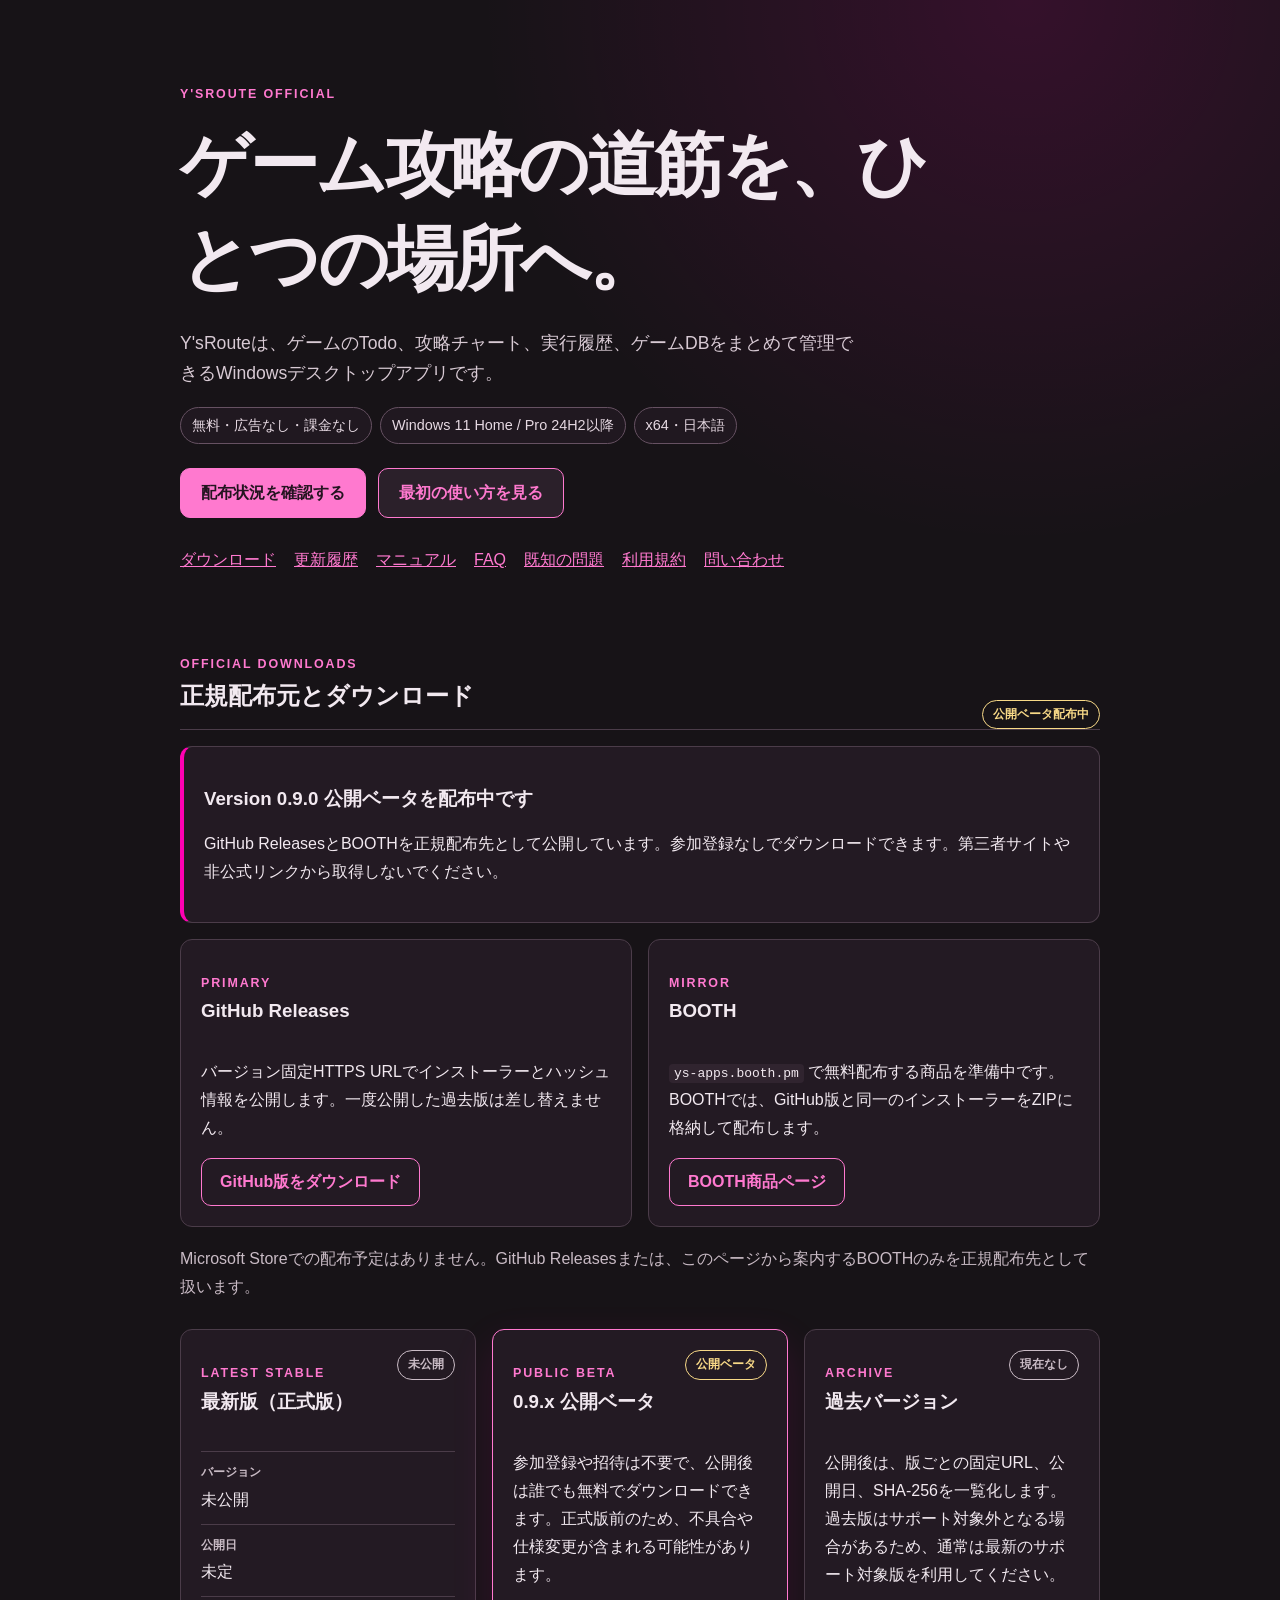
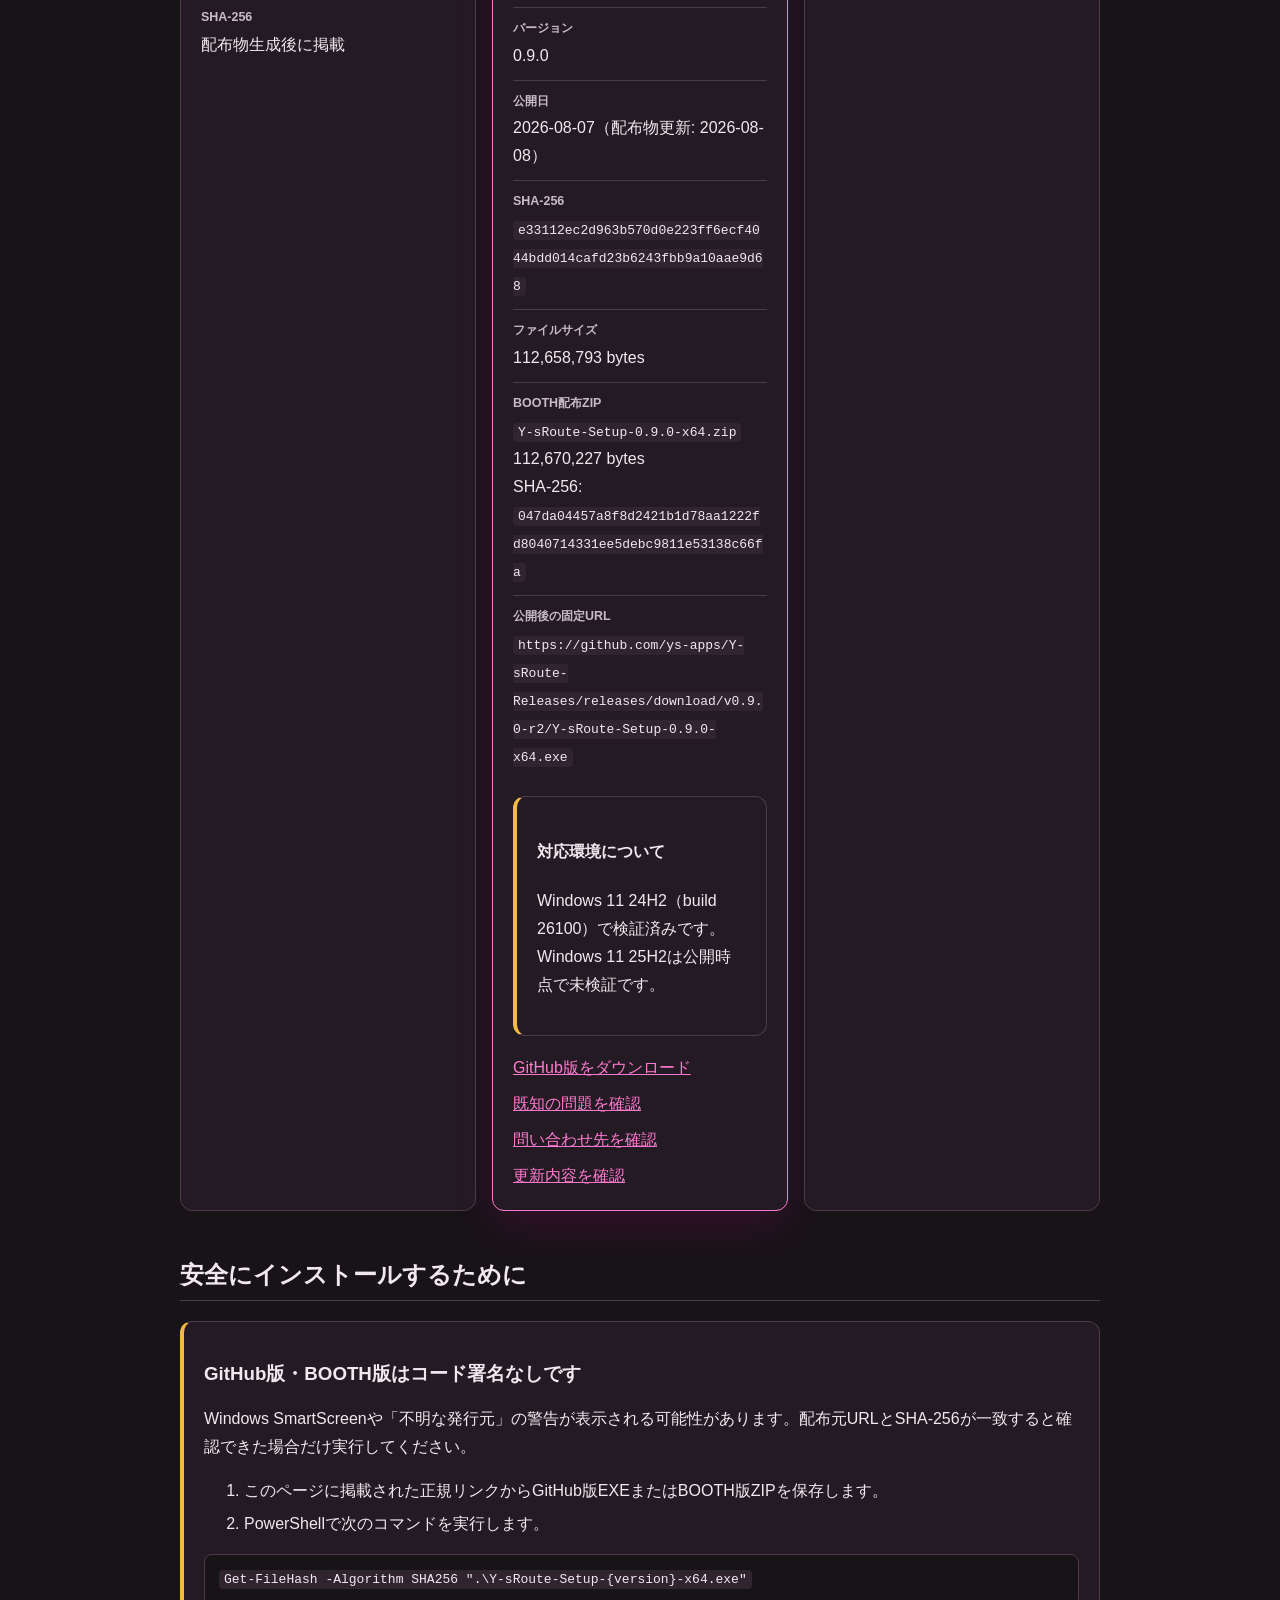
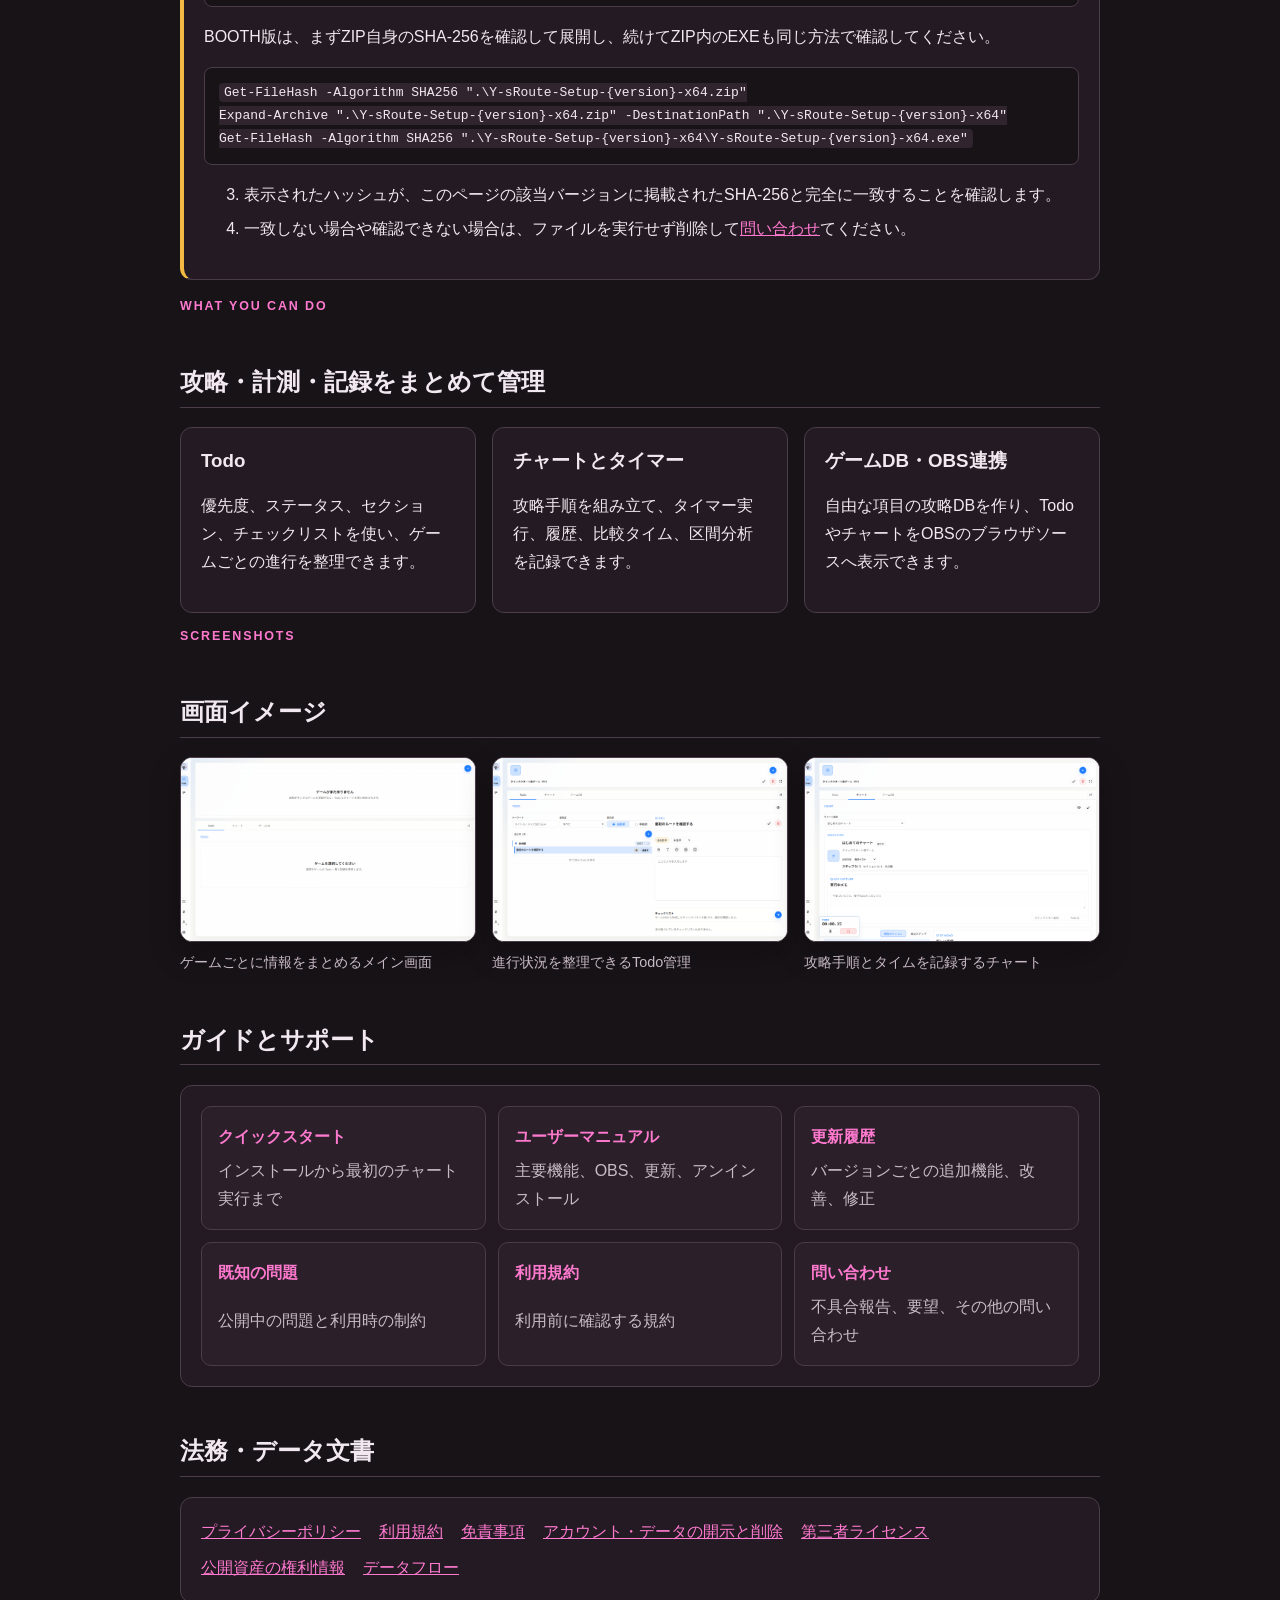
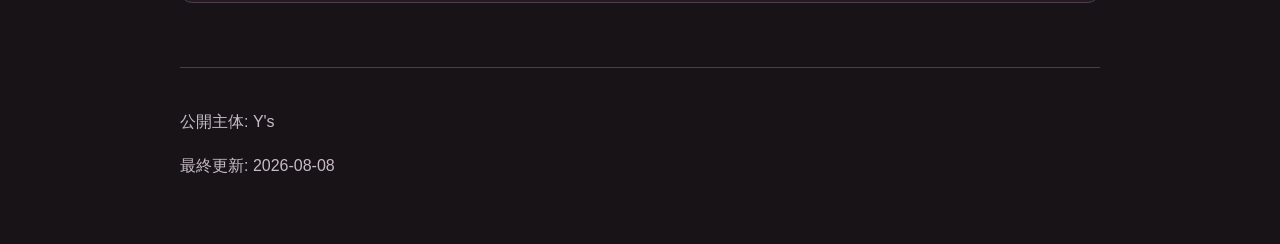
<file: index.html>
<!doctype html>
<html lang="ja">
  <head>
    <meta charset="utf-8" />
    <meta name="viewport" content="width=device-width,initial-scale=1" />
    <meta
      name="description"
      content="Y'sRouteの正規配布元、ダウンロード、更新履歴、マニュアル、サポートを案内する公式ページです。"
    />
    <title>Y'sRoute 公式案内・ダウンロード</title>
    <link rel="stylesheet" href="styles.css" />
  </head>
  <body>
    <header class="hero">
      <p class="eyebrow">Y'sRoute Official</p>
      <h1>ゲーム攻略の道筋を、ひとつの場所へ。</h1>
      <p class="hero-lead">
        Y'sRouteは、ゲームのTodo、攻略チャート、実行履歴、ゲームDBをまとめて管理できるWindowsデスクトップアプリです。
      </p>
      <ul class="hero-facts" aria-label="製品情報">
        <li>無料・広告なし・課金なし</li>
        <li>Windows 11 Home / Pro 24H2以降</li>
        <li>x64・日本語</li>
      </ul>
      <div class="hero-actions" aria-label="主要リンク">
        <a class="primary-action" href="#download">配布状況を確認する</a>
        <a class="secondary-action" href="quick-start.html"
          >最初の使い方を見る</a
        >
      </div>
      <nav aria-label="サイト内ナビゲーション">
        <a href="#download">ダウンロード</a
        ><a href="release-notes.html">更新履歴</a
        ><a href="manual.html">マニュアル</a><a href="faq.html">FAQ</a
        ><a href="known-issues.html">既知の問題</a
        ><a href="terms.html">利用規約</a><a href="support.html">問い合わせ</a>
      </nav>
    </header>

    <main>
      <section id="download" aria-labelledby="download-heading">
        <div class="section-heading">
          <div>
            <p class="eyebrow">Official downloads</p>
            <h2 id="download-heading">正規配布元とダウンロード</h2>
          </div>
          <span class="status-chip beta">公開ベータ配布中</span>
        </div>

        <div class="card notice">
          <h3>Version 0.9.0 公開ベータを配布中です</h3>
          <p>
            GitHub ReleasesとBOOTHを正規配布先として公開しています。参加登録なしでダウンロードできます。第三者サイトや非公式リンクから取得しないでください。
          </p>
        </div>

        <div class="distribution-grid">
          <article class="card distribution-card">
            <p class="card-kicker">Primary</p>
            <h3>GitHub Releases</h3>
            <p>
              バージョン固定HTTPS
              URLでインストーラーとハッシュ情報を公開します。一度公開した過去版は差し替えません。
            </p>
            <a
              class="support-action"
              href="https://github.com/ys-apps/Y-sRoute-Releases/releases/download/v0.9.0-r2/Y-sRoute-Setup-0.9.0-x64.exe"
              >GitHub版をダウンロード</a
            >
          </article>
          <article class="card distribution-card">
            <p class="card-kicker">Mirror</p>
            <h3>BOOTH</h3>
            <p>
              <code>ys-apps.booth.pm</code>
              で無料配布する商品を準備中です。BOOTHでは、GitHub版と同一のインストーラーをZIPに格納して配布します。
            </p>
            <a
              class="support-action"
              href="https://ys-apps.booth.pm/items/8673729"
              >BOOTH商品ページ</a
            >
          </article>
        </div>

        <p class="muted store-note">
          Microsoft Storeでの配布予定はありません。GitHub
          Releasesまたは、このページから案内するBOOTHのみを正規配布先として扱います。
        </p>

        <div class="release-grid" aria-label="バージョン別配布状況">
          <article class="card release-card">
            <div class="release-card-heading">
              <div>
                <p class="card-kicker">Latest stable</p>
                <h3>最新版（正式版）</h3>
              </div>
              <span class="status-chip muted-chip">未公開</span>
            </div>
            <dl class="release-metadata">
              <div>
                <dt>バージョン</dt>
                <dd>未公開</dd>
              </div>
              <div>
                <dt>公開日</dt>
                <dd>未定</dd>
              </div>
              <div>
                <dt>SHA-256</dt>
                <dd>配布物生成後に掲載</dd>
              </div>
            </dl>
          </article>

          <article class="card release-card featured-release">
            <div class="release-card-heading">
              <div>
                <p class="card-kicker">Public beta</p>
                <h3>0.9.x 公開ベータ</h3>
              </div>
              <span class="status-chip beta">公開ベータ</span>
            </div>
            <p>
              参加登録や招待は不要で、公開後は誰でも無料でダウンロードできます。正式版前のため、不具合や仕様変更が含まれる可能性があります。
            </p>
            <dl class="release-metadata">
              <div>
                <dt>バージョン</dt>
                <dd>0.9.0</dd>
              </div>
              <div>
                <dt>公開日</dt>
                <dd>2026-08-07（配布物更新: 2026-08-08）</dd>
              </div>
              <div>
                <dt>SHA-256</dt>
                <dd>
                  <code
                    >e33112ec2d963b570d0e223ff6ecf4044bdd014cafd23b6243fbb9a10aae9d68</code
                  >
                </dd>
              </div>
              <div>
                <dt>ファイルサイズ</dt>
                <dd>112,658,793 bytes</dd>
              </div>
              <div>
                <dt>BOOTH配布ZIP</dt>
                <dd>
                  <code>Y-sRoute-Setup-0.9.0-x64.zip</code><br />
                  112,670,227 bytes<br />
                  SHA-256:
                  <code
                    >047da04457a8f8d2421b1d78aa1222fd8040714331ee5debc9811e53138c66fa</code
                  >
                </dd>
              </div>
              <div>
                <dt>公開後の固定URL</dt>
                <dd>
                  <code
                    >https://github.com/ys-apps/Y-sRoute-Releases/releases/download/v0.9.0-r2/Y-sRoute-Setup-0.9.0-x64.exe</code
                  >
                </dd>
              </div>
            </dl>
            <div class="card warning">
              <h4>対応環境について</h4>
              <p>Windows 11 24H2（build 26100）で検証済みです。Windows 11 25H2は公開時点で未検証です。</p>
            </div>
            <div class="inline-links">
              <a href="https://github.com/ys-apps/Y-sRoute-Releases/releases/download/v0.9.0-r2/Y-sRoute-Setup-0.9.0-x64.exe">GitHub版をダウンロード</a>
              <a href="known-issues.html">既知の問題を確認</a>
              <a href="support.html">問い合わせ先を確認</a>
              <a href="release-notes.html#v0-9-0">更新内容を確認</a>
            </div>
          </article>

          <article class="card release-card">
            <div class="release-card-heading">
              <div>
                <p class="card-kicker">Archive</p>
                <h3>過去バージョン</h3>
              </div>
              <span class="status-chip muted-chip">現在なし</span>
            </div>
            <p>
              公開後は、版ごとの固定URL、公開日、SHA-256を一覧化します。過去版はサポート対象外となる場合があるため、通常は最新のサポート対象版を利用してください。
            </p>
          </article>
        </div>
      </section>

      <section aria-labelledby="security-heading">
        <h2 id="security-heading">安全にインストールするために</h2>
        <div class="card warning">
          <h3>GitHub版・BOOTH版はコード署名なしです</h3>
          <p>
            Windows
            SmartScreenや「不明な発行元」の警告が表示される可能性があります。配布元URLとSHA-256が一致すると確認できた場合だけ実行してください。
          </p>
          <ol>
            <li>
              このページに掲載された正規リンクからGitHub版EXEまたはBOOTH版ZIPを保存します。
            </li>
            <li>PowerShellで次のコマンドを実行します。</li>
          </ol>
          <pre><code>Get-FileHash -Algorithm SHA256 ".\Y-sRoute-Setup-{version}-x64.exe"</code></pre>
          <p>
            BOOTH版は、まずZIP自身のSHA-256を確認して展開し、続けてZIP内のEXEも同じ方法で確認してください。
          </p>
          <pre><code>Get-FileHash -Algorithm SHA256 ".\Y-sRoute-Setup-{version}-x64.zip"
Expand-Archive ".\Y-sRoute-Setup-{version}-x64.zip" -DestinationPath ".\Y-sRoute-Setup-{version}-x64"
Get-FileHash -Algorithm SHA256 ".\Y-sRoute-Setup-{version}-x64\Y-sRoute-Setup-{version}-x64.exe"</code></pre>
          <ol start="3">
            <li>
              表示されたハッシュが、このページの該当バージョンに掲載されたSHA-256と完全に一致することを確認します。
            </li>
            <li>
              一致しない場合や確認できない場合は、ファイルを実行せず削除して<a
                href="support.html"
                >問い合わせ</a
              >てください。
            </li>
          </ol>
        </div>
      </section>

      <section aria-labelledby="features-heading">
        <p class="eyebrow">What you can do</p>
        <h2 id="features-heading">攻略・計測・記録をまとめて管理</h2>
        <div class="feature-grid">
          <article class="card">
            <h3>Todo</h3>
            <p>
              優先度、ステータス、セクション、チェックリストを使い、ゲームごとの進行を整理できます。
            </p>
          </article>
          <article class="card">
            <h3>チャートとタイマー</h3>
            <p>
              攻略手順を組み立て、タイマー実行、履歴、比較タイム、区間分析を記録できます。
            </p>
          </article>
          <article class="card">
            <h3>ゲームDB・OBS連携</h3>
            <p>
              自由な項目の攻略DBを作り、TodoやチャートをOBSのブラウザソースへ表示できます。
            </p>
          </article>
        </div>
      </section>

      <section aria-labelledby="screenshots-heading">
        <p class="eyebrow">Screenshots</p>
        <h2 id="screenshots-heading">画面イメージ</h2>
        <div class="screenshot-grid">
          <figure>
            <img
              src="assets/manual/quick-start-main.png"
              alt="Y'sRouteのゲーム選択画面"
              loading="lazy"
            />
            <figcaption>ゲームごとに情報をまとめるメイン画面</figcaption>
          </figure>
          <figure>
            <img
              src="assets/manual/quick-start-todo.png"
              alt="Y'sRouteのTodo管理画面"
              loading="lazy"
            />
            <figcaption>進行状況を整理できるTodo管理</figcaption>
          </figure>
          <figure>
            <img
              src="assets/manual/quick-start-chart.png"
              alt="Y'sRouteのチャート実行画面"
              loading="lazy"
            />
            <figcaption>攻略手順とタイムを記録するチャート</figcaption>
          </figure>
        </div>
      </section>

      <section aria-labelledby="guide-heading">
        <h2 id="guide-heading">ガイドとサポート</h2>
        <div class="card link-grid">
          <a href="quick-start.html"
            ><strong>クイックスタート</strong
            ><span>インストールから最初のチャート実行まで</span></a
          >
          <a href="manual.html"
            ><strong>ユーザーマニュアル</strong
            ><span>主要機能、OBS、更新、アンインストール</span></a
          >
          <a href="release-notes.html"
            ><strong>更新履歴</strong
            ><span>バージョンごとの追加機能、改善、修正</span></a
          >
          <a href="known-issues.html"
            ><strong>既知の問題</strong
            ><span>公開中の問題と利用時の制約</span></a
          >
          <a href="terms.html"
            ><strong>利用規約</strong><span>利用前に確認する規約</span></a
          >
          <a href="support.html"
            ><strong>問い合わせ</strong
            ><span>不具合報告、要望、その他の問い合わせ</span></a
          >
        </div>
      </section>

      <section aria-labelledby="legal-heading">
        <h2 id="legal-heading">法務・データ文書</h2>
        <div class="card compact-links">
          <a href="privacy.html">プライバシーポリシー</a>
          <a href="terms.html">利用規約</a>
          <a href="disclaimer.html">免責事項</a>
          <a href="data-requests.html">アカウント・データの開示と削除</a>
          <a href="licenses.html">第三者ライセンス</a>
          <a href="assets.html">公開資産の権利情報</a>
          <a href="data-flow.html">データフロー</a>
        </div>
      </section>
    </main>
    <footer>
      <p>公開主体: Y's</p>
      <p>最終更新: 2026-08-08</p>
    </footer>
  </body>
</html>
</file>
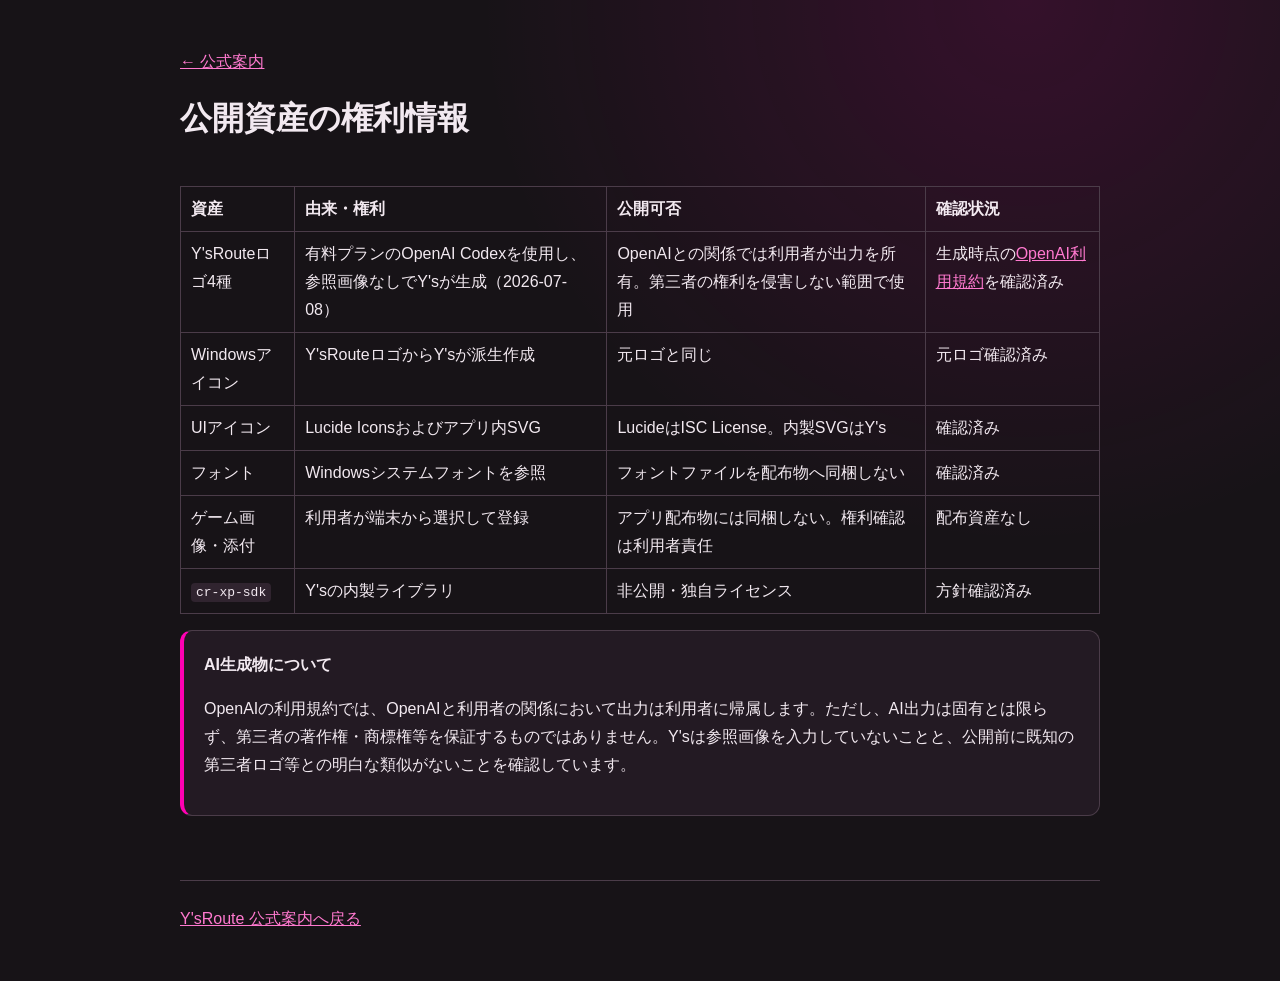
<file: assets.html>
<!doctype html>
<html lang="ja">
  <head>
    <meta charset="utf-8" />
    <meta name="viewport" content="width=device-width,initial-scale=1" />
    <title>公開資産の権利情報 | Y'sRoute</title>
    <link rel="stylesheet" href="styles.css" />
  </head>
  <body>
    <header>
      <a href="index.html">← 公式案内</a>
      <h1>公開資産の権利情報</h1>
    </header>
    <main>
      <table>
        <thead>
          <tr>
            <th>資産</th>
            <th>由来・権利</th>
            <th>公開可否</th>
            <th>確認状況</th>
          </tr>
        </thead>
        <tbody>
          <tr>
            <td>Y'sRouteロゴ4種</td>
            <td>有料プランのOpenAI Codexを使用し、参照画像なしでY'sが生成（2026-07-08）</td>
            <td>OpenAIとの関係では利用者が出力を所有。第三者の権利を侵害しない範囲で使用</td>
            <td>生成時点の<a href="https://openai.com/policies/terms-of-use/">OpenAI利用規約</a>を確認済み</td>
          </tr>
          <tr>
            <td>Windowsアイコン</td>
            <td>Y'sRouteロゴからY'sが派生作成</td>
            <td>元ロゴと同じ</td>
            <td>元ロゴ確認済み</td>
          </tr>
          <tr>
            <td>UIアイコン</td>
            <td>Lucide Iconsおよびアプリ内SVG</td>
            <td>LucideはISC License。内製SVGはY's</td>
            <td>確認済み</td>
          </tr>
          <tr>
            <td>フォント</td>
            <td>Windowsシステムフォントを参照</td>
            <td>フォントファイルを配布物へ同梱しない</td>
            <td>確認済み</td>
          </tr>
          <tr>
            <td>ゲーム画像・添付</td>
            <td>利用者が端末から選択して登録</td>
            <td>アプリ配布物には同梱しない。権利確認は利用者責任</td>
            <td>配布資産なし</td>
          </tr>
          <tr>
            <td><code>cr-xp-sdk</code></td>
            <td>Y'sの内製ライブラリ</td>
            <td>非公開・独自ライセンス</td>
            <td>方針確認済み</td>
          </tr>
        </tbody>
      </table>
      <section class="card notice">
        <strong>AI生成物について</strong>
        <p>
          OpenAIの利用規約では、OpenAIと利用者の関係において出力は利用者に帰属します。ただし、AI出力は固有とは限らず、第三者の著作権・商標権等を保証するものではありません。Y'sは参照画像を入力していないことと、公開前に既知の第三者ロゴ等との明白な類似がないことを確認しています。
        </p>
      </section>
    </main>
    <footer><a href="index.html">Y'sRoute 公式案内へ戻る</a></footer>
  </body>
</html>
</file>
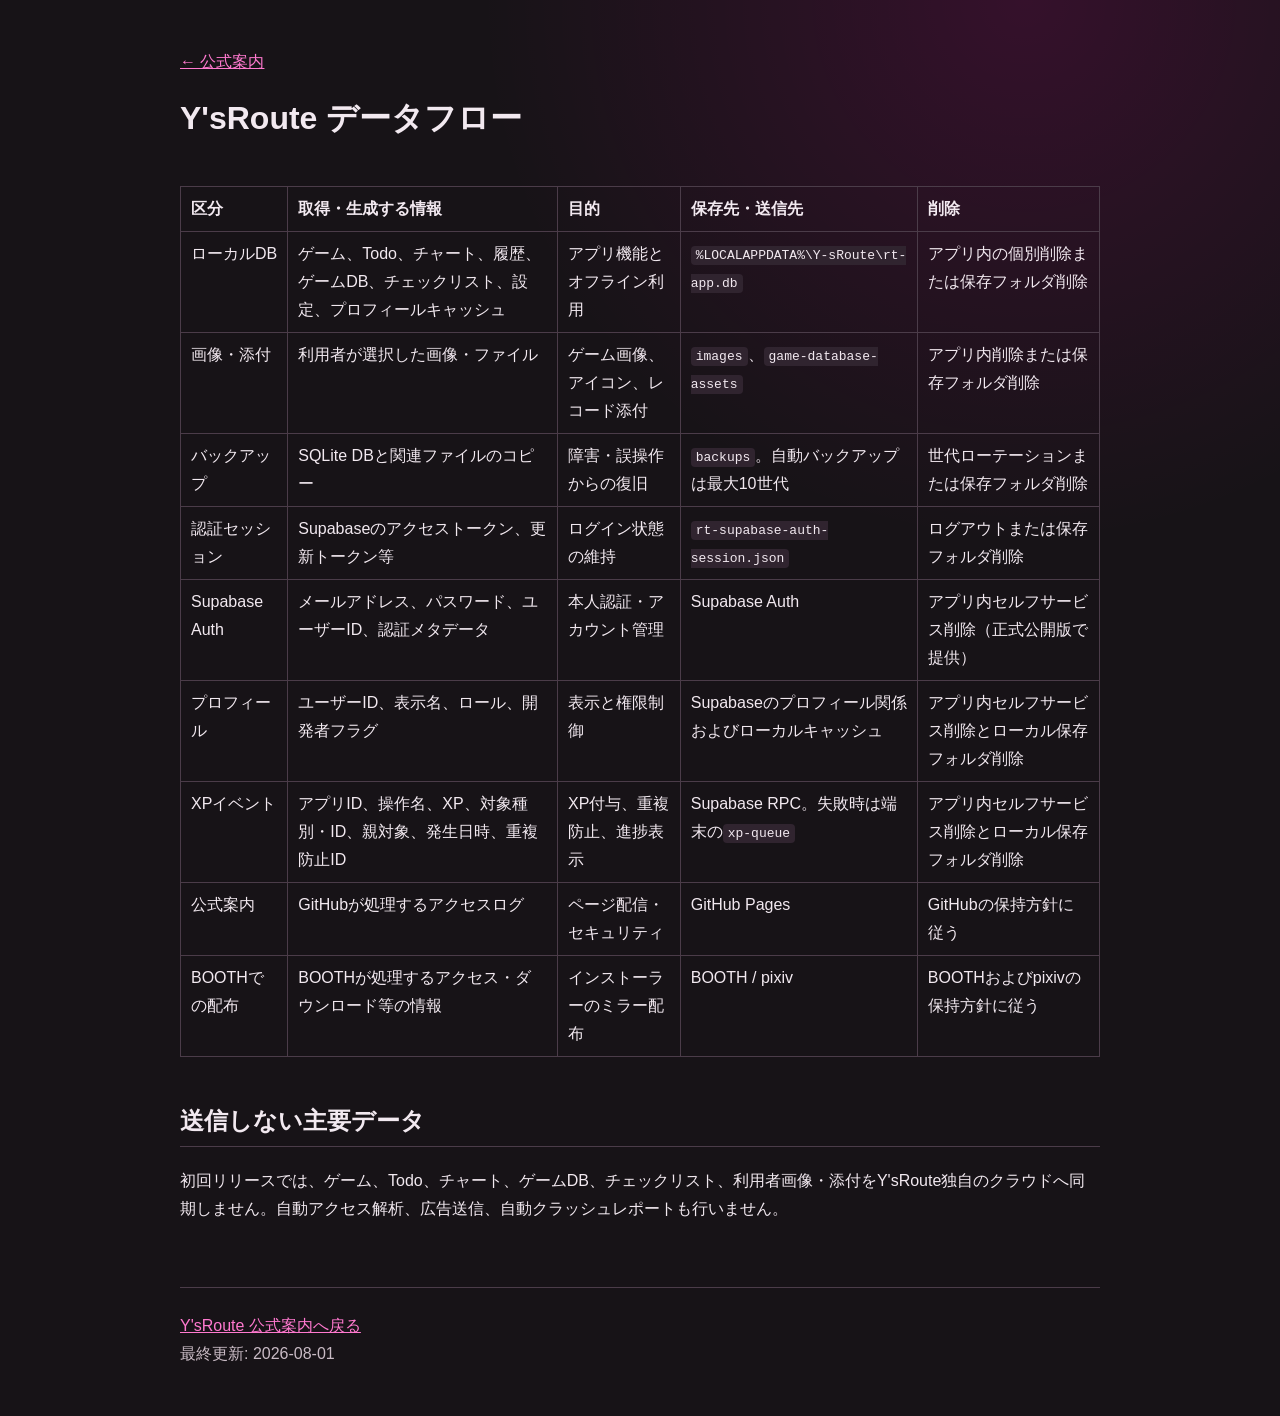
<file: data-flow.html>
<!doctype html>
<html lang="ja">
  <head>
    <meta charset="utf-8" />
    <meta name="viewport" content="width=device-width,initial-scale=1" />
    <title>データフロー | Y'sRoute</title>
    <link rel="stylesheet" href="styles.css" />
  </head>
  <body>
    <header>
      <a href="index.html">← 公式案内</a>
      <h1>Y'sRoute データフロー</h1>
    </header>
    <main>
      <table>
        <thead>
          <tr>
            <th>区分</th>
            <th>取得・生成する情報</th>
            <th>目的</th>
            <th>保存先・送信先</th>
            <th>削除</th>
          </tr>
        </thead>
        <tbody>
          <tr>
            <td>ローカルDB</td>
            <td>
              ゲーム、Todo、チャート、履歴、ゲームDB、チェックリスト、設定、プロフィールキャッシュ
            </td>
            <td>アプリ機能とオフライン利用</td>
            <td><code>%LOCALAPPDATA%\Y-sRoute\rt-app.db</code></td>
            <td>アプリ内の個別削除または保存フォルダ削除</td>
          </tr>
          <tr>
            <td>画像・添付</td>
            <td>利用者が選択した画像・ファイル</td>
            <td>ゲーム画像、アイコン、レコード添付</td>
            <td><code>images</code>、<code>game-database-assets</code></td>
            <td>アプリ内削除または保存フォルダ削除</td>
          </tr>
          <tr>
            <td>バックアップ</td>
            <td>SQLite DBと関連ファイルのコピー</td>
            <td>障害・誤操作からの復旧</td>
            <td><code>backups</code>。自動バックアップは最大10世代</td>
            <td>世代ローテーションまたは保存フォルダ削除</td>
          </tr>
          <tr>
            <td>認証セッション</td>
            <td>Supabaseのアクセストークン、更新トークン等</td>
            <td>ログイン状態の維持</td>
            <td><code>rt-supabase-auth-session.json</code></td>
            <td>ログアウトまたは保存フォルダ削除</td>
          </tr>
          <tr>
            <td>Supabase Auth</td>
            <td>メールアドレス、パスワード、ユーザーID、認証メタデータ</td>
            <td>本人認証・アカウント管理</td>
            <td>Supabase Auth</td>
            <td>アプリ内セルフサービス削除（正式公開版で提供）</td>
          </tr>
          <tr>
            <td>プロフィール</td>
            <td>ユーザーID、表示名、ロール、開発者フラグ</td>
            <td>表示と権限制御</td>
            <td>Supabaseのプロフィール関係およびローカルキャッシュ</td>
            <td>アプリ内セルフサービス削除とローカル保存フォルダ削除</td>
          </tr>
          <tr>
            <td>XPイベント</td>
            <td>
              アプリID、操作名、XP、対象種別・ID、親対象、発生日時、重複防止ID
            </td>
            <td>XP付与、重複防止、進捗表示</td>
            <td>Supabase RPC。失敗時は端末の<code>xp-queue</code></td>
            <td>アプリ内セルフサービス削除とローカル保存フォルダ削除</td>
          </tr>
          <tr>
            <td>公式案内</td>
            <td>GitHubが処理するアクセスログ</td>
            <td>ページ配信・セキュリティ</td>
            <td>GitHub Pages</td>
            <td>GitHubの保持方針に従う</td>
          </tr>
          <tr>
            <td>BOOTHでの配布</td>
            <td>BOOTHが処理するアクセス・ダウンロード等の情報</td>
            <td>インストーラーのミラー配布</td>
            <td>BOOTH / pixiv</td>
            <td>BOOTHおよびpixivの保持方針に従う</td>
          </tr>
        </tbody>
      </table>
      <h2>送信しない主要データ</h2>
      <p>
        初回リリースでは、ゲーム、Todo、チャート、ゲームDB、チェックリスト、利用者画像・添付をY'sRoute独自のクラウドへ同期しません。自動アクセス解析、広告送信、自動クラッシュレポートも行いません。
      </p>
    </main>
    <footer>
      <a href="index.html">Y'sRoute 公式案内へ戻る</a><br />最終更新: 2026-08-01
    </footer>
  </body>
</html>
</file>
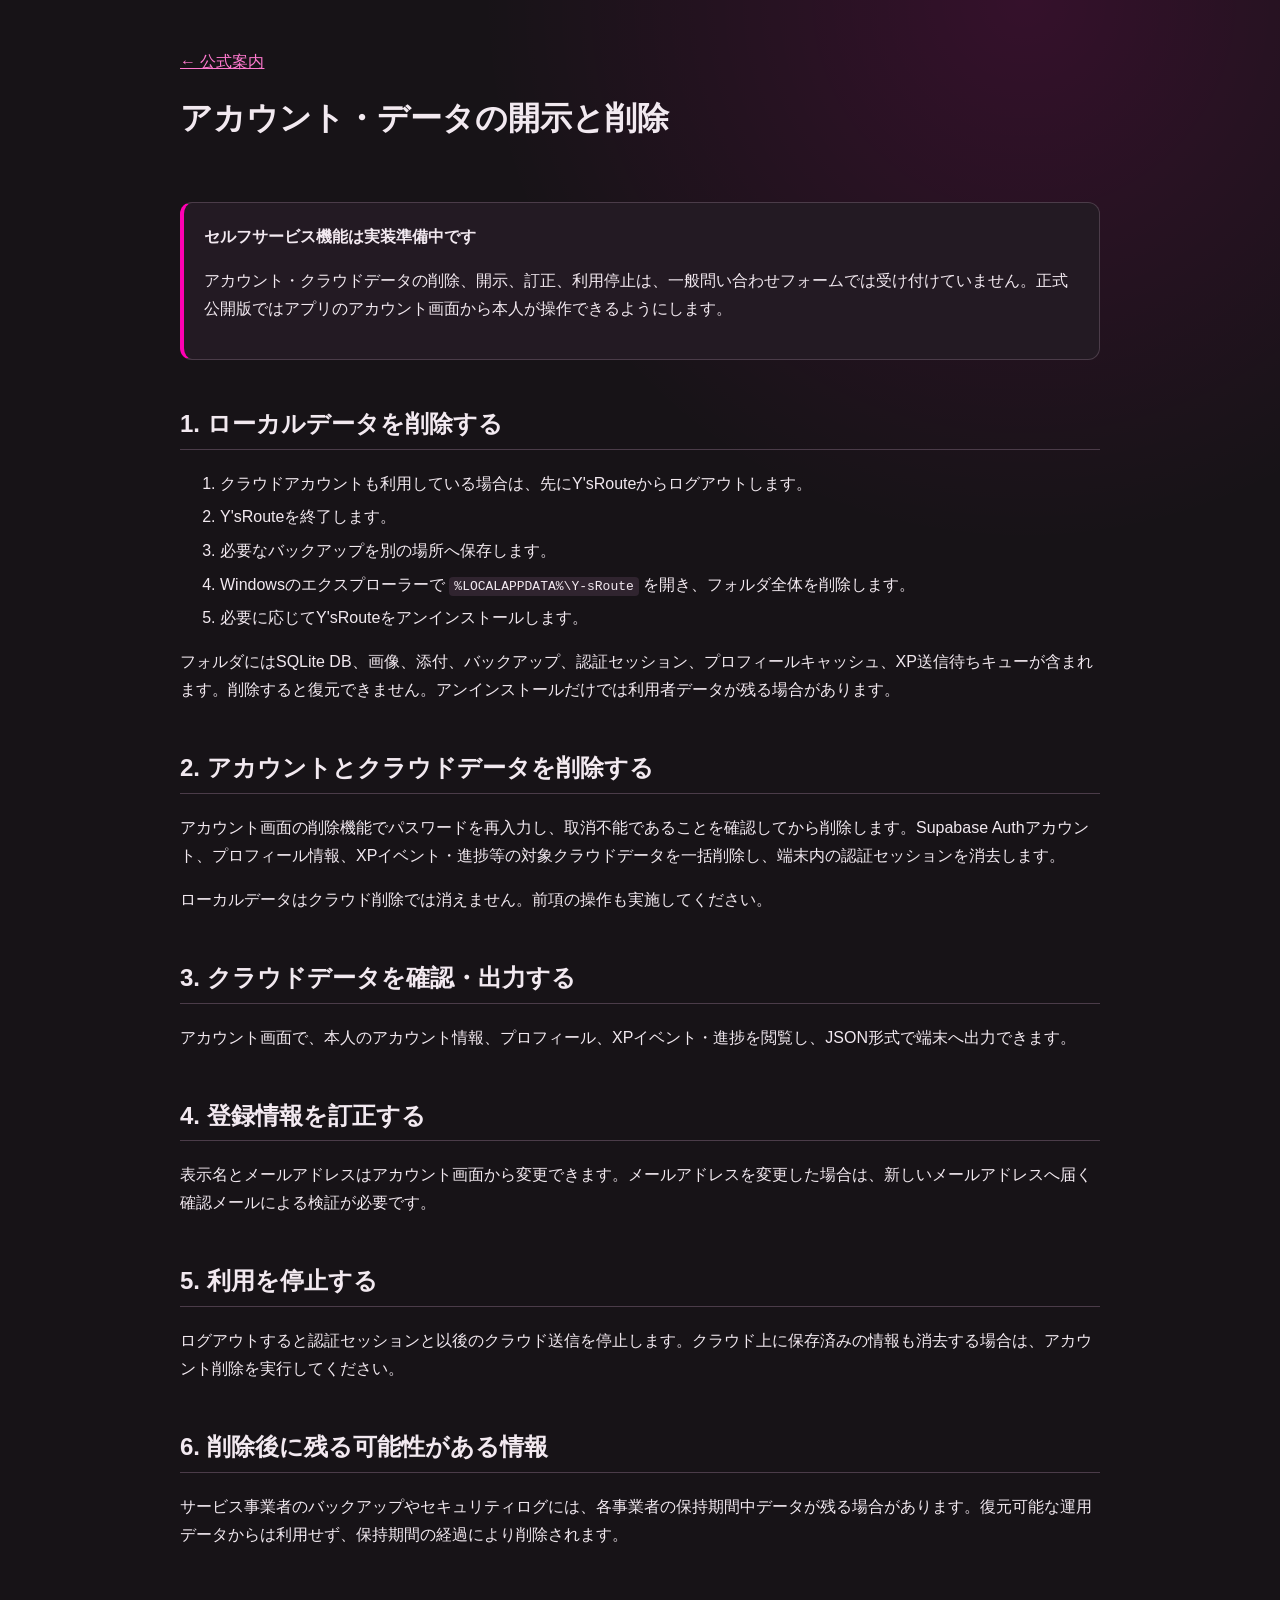
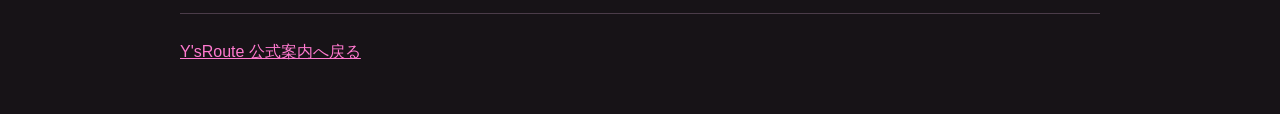
<file: data-requests.html>
<!doctype html>
<html lang="ja">
  <head>
    <meta charset="utf-8" />
    <meta name="viewport" content="width=device-width,initial-scale=1" />
    <title>データの開示・削除 | Y'sRoute</title>
    <link rel="stylesheet" href="styles.css" />
  </head>
  <body>
    <header>
      <a href="index.html">← 公式案内</a>
      <h1>アカウント・データの開示と削除</h1>
    </header>
    <main>
      <section class="card notice">
        <strong>セルフサービス機能は実装準備中です</strong>
        <p>
          アカウント・クラウドデータの削除、開示、訂正、利用停止は、一般問い合わせフォームでは受け付けていません。正式公開版ではアプリのアカウント画面から本人が操作できるようにします。
        </p>
      </section>
      <h2>1. ローカルデータを削除する</h2>
      <ol>
        <li>
          クラウドアカウントも利用している場合は、先にY'sRouteからログアウトします。
        </li>
        <li>Y'sRouteを終了します。</li>
        <li>必要なバックアップを別の場所へ保存します。</li>
        <li>
          Windowsのエクスプローラーで
          <code>%LOCALAPPDATA%\Y-sRoute</code>
          を開き、フォルダ全体を削除します。
        </li>
        <li>必要に応じてY'sRouteをアンインストールします。</li>
      </ol>
      <p>
        フォルダにはSQLite
        DB、画像、添付、バックアップ、認証セッション、プロフィールキャッシュ、XP送信待ちキューが含まれます。削除すると復元できません。アンインストールだけでは利用者データが残る場合があります。
      </p>
      <h2>2. アカウントとクラウドデータを削除する</h2>
      <p>
        アカウント画面の削除機能でパスワードを再入力し、取消不能であることを確認してから削除します。Supabase
        Authアカウント、プロフィール情報、XPイベント・進捗等の対象クラウドデータを一括削除し、端末内の認証セッションを消去します。
      </p>
      <p>
        ローカルデータはクラウド削除では消えません。前項の操作も実施してください。
      </p>
      <h2>3. クラウドデータを確認・出力する</h2>
      <p>
        アカウント画面で、本人のアカウント情報、プロフィール、XPイベント・進捗を閲覧し、JSON形式で端末へ出力できます。
      </p>
      <h2>4. 登録情報を訂正する</h2>
      <p>
        表示名とメールアドレスはアカウント画面から変更できます。メールアドレスを変更した場合は、新しいメールアドレスへ届く確認メールによる検証が必要です。
      </p>
      <h2>5. 利用を停止する</h2>
      <p>
        ログアウトすると認証セッションと以後のクラウド送信を停止します。クラウド上に保存済みの情報も消去する場合は、アカウント削除を実行してください。
      </p>
      <h2>6. 削除後に残る可能性がある情報</h2>
      <p>
        サービス事業者のバックアップやセキュリティログには、各事業者の保持期間中データが残る場合があります。復元可能な運用データからは利用せず、保持期間の経過により削除されます。
      </p>
    </main>
    <footer><a href="index.html">Y'sRoute 公式案内へ戻る</a></footer>
  </body>
</html>
</file>
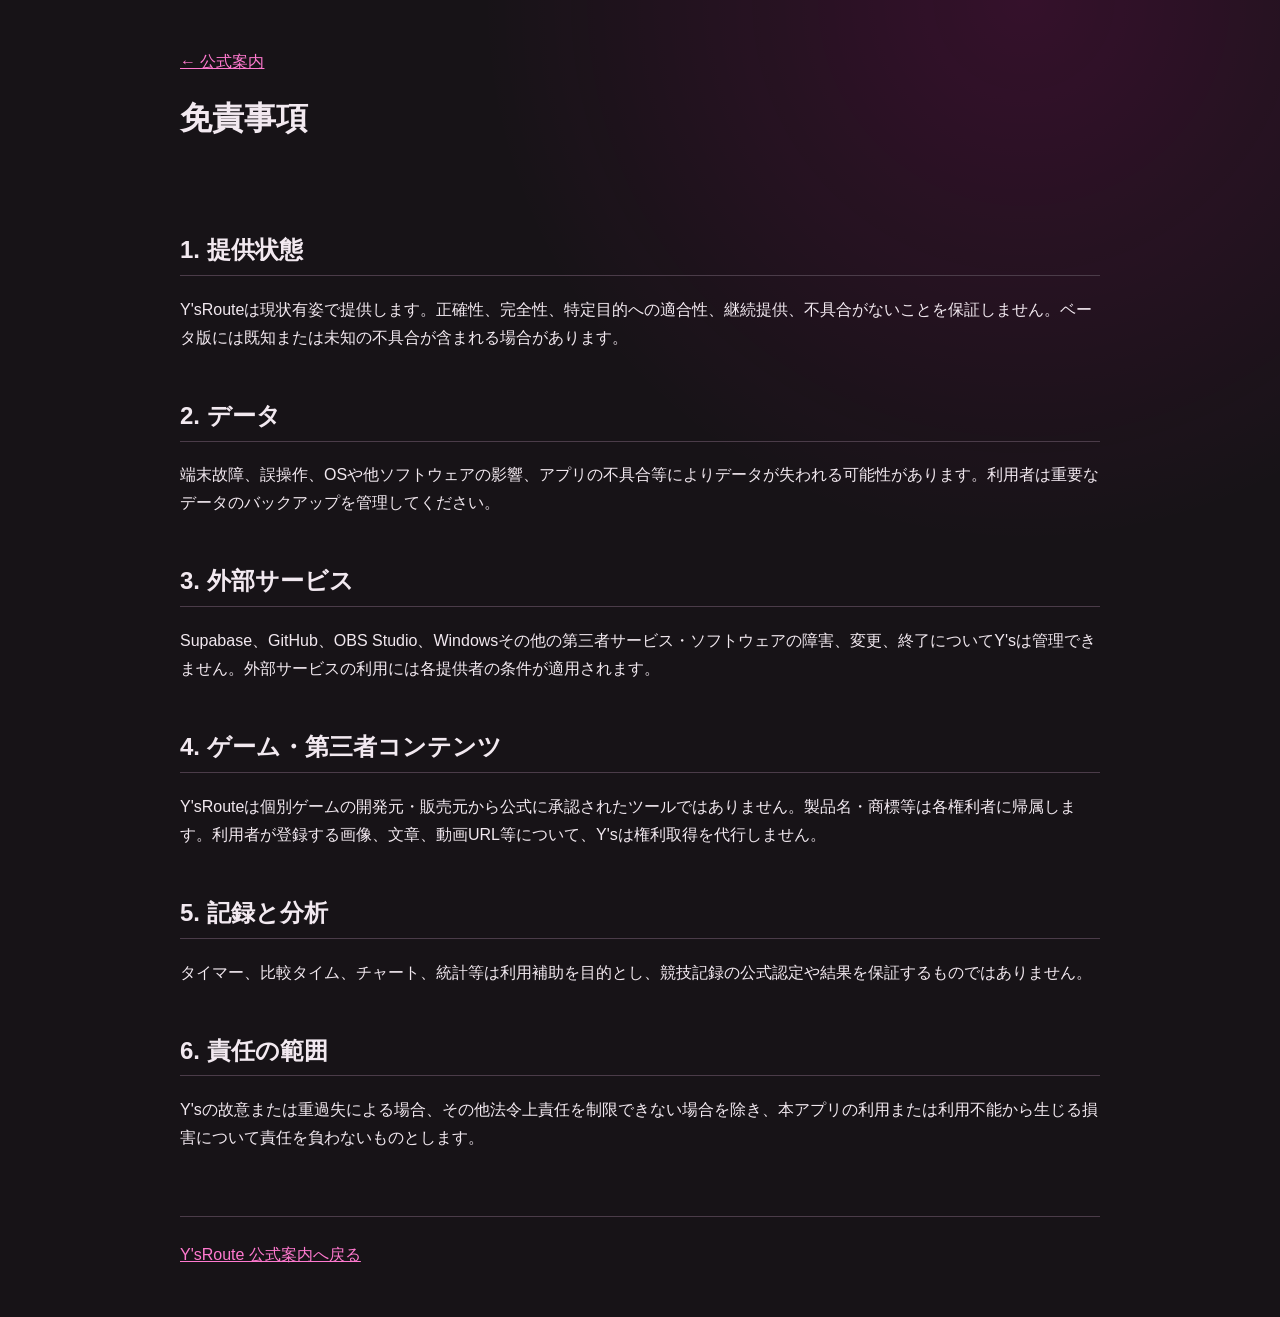
<file: disclaimer.html>
<!doctype html>
<html lang="ja">
  <head>
    <meta charset="utf-8" />
    <meta name="viewport" content="width=device-width,initial-scale=1" />
    <title>免責事項 | Y'sRoute</title>
    <link rel="stylesheet" href="styles.css" />
  </head>
  <body>
    <header>
      <a href="index.html">← 公式案内</a>
      <h1>免責事項</h1>
    </header>
    <main>
      <h2>1. 提供状態</h2>
      <p>
        Y'sRouteは現状有姿で提供します。正確性、完全性、特定目的への適合性、継続提供、不具合がないことを保証しません。ベータ版には既知または未知の不具合が含まれる場合があります。
      </p>
      <h2>2. データ</h2>
      <p>
        端末故障、誤操作、OSや他ソフトウェアの影響、アプリの不具合等によりデータが失われる可能性があります。利用者は重要なデータのバックアップを管理してください。
      </p>
      <h2>3. 外部サービス</h2>
      <p>
        Supabase、GitHub、OBS
        Studio、Windowsその他の第三者サービス・ソフトウェアの障害、変更、終了についてY'sは管理できません。外部サービスの利用には各提供者の条件が適用されます。
      </p>
      <h2>4. ゲーム・第三者コンテンツ</h2>
      <p>
        Y'sRouteは個別ゲームの開発元・販売元から公式に承認されたツールではありません。製品名・商標等は各権利者に帰属します。利用者が登録する画像、文章、動画URL等について、Y'sは権利取得を代行しません。
      </p>
      <h2>5. 記録と分析</h2>
      <p>
        タイマー、比較タイム、チャート、統計等は利用補助を目的とし、競技記録の公式認定や結果を保証するものではありません。
      </p>
      <h2>6. 責任の範囲</h2>
      <p>
        Y'sの故意または重過失による場合、その他法令上責任を制限できない場合を除き、本アプリの利用または利用不能から生じる損害について責任を負わないものとします。
      </p>
    </main>
    <footer><a href="index.html">Y'sRoute 公式案内へ戻る</a></footer>
  </body>
</html>
</file>
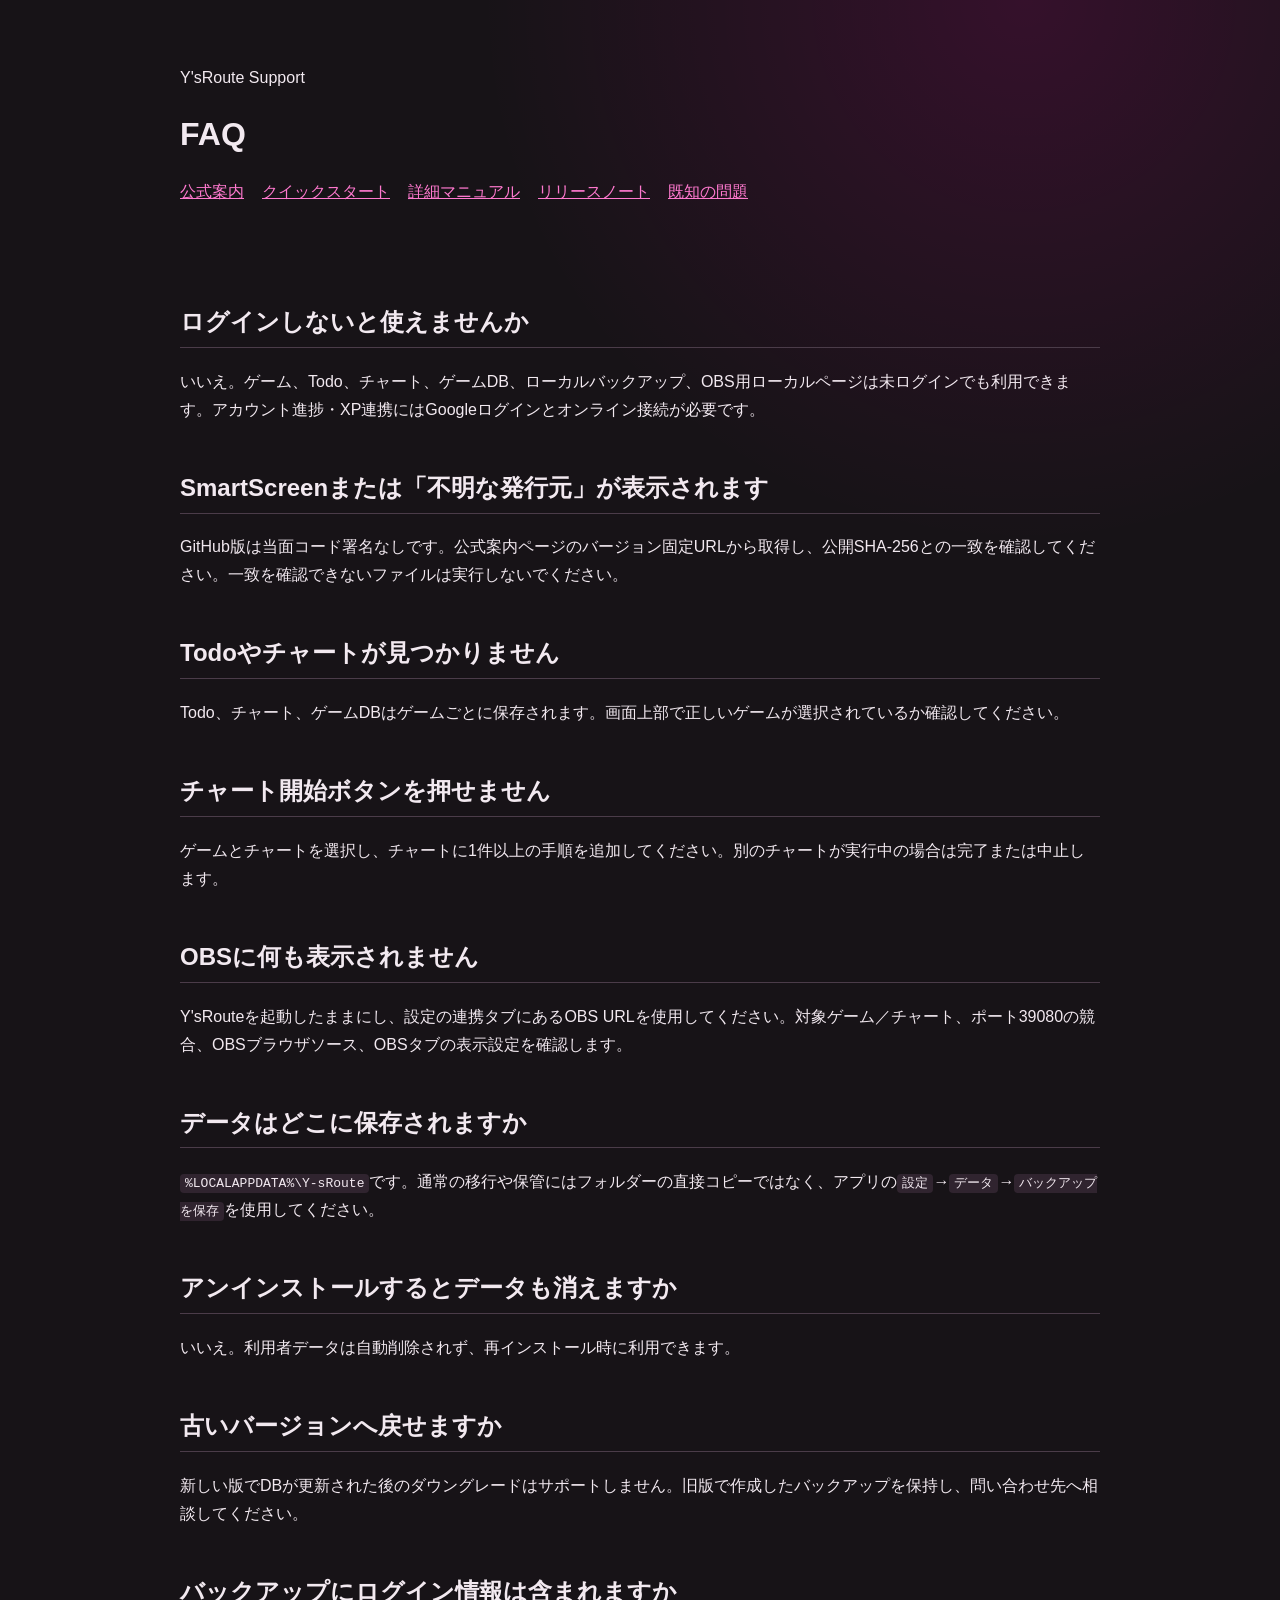
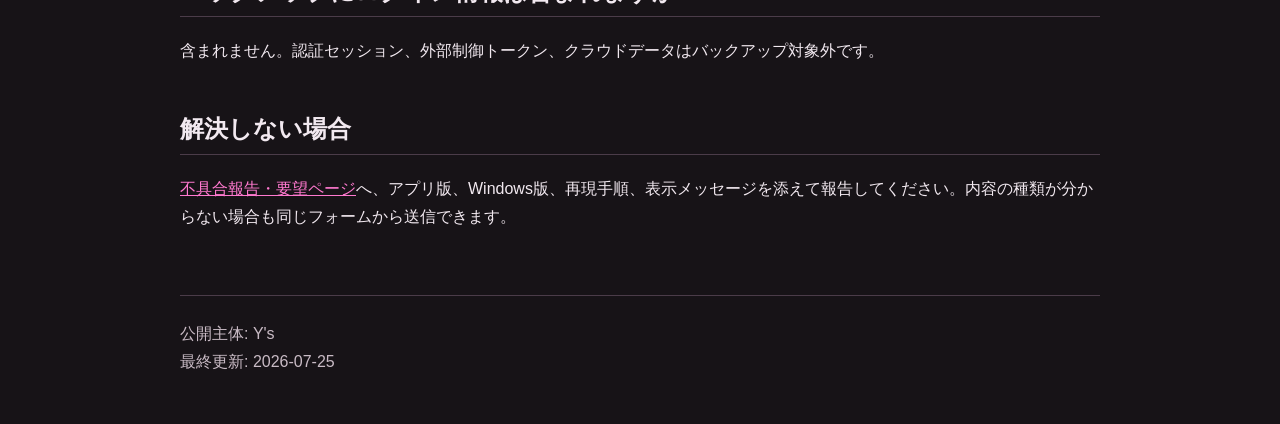
<file: faq.html>
<!doctype html>
<html lang="ja">
  <head>
    <meta charset="utf-8" />
    <meta name="viewport" content="width=device-width,initial-scale=1" />
    <title>FAQ | Y'sRoute</title>
    <link rel="stylesheet" href="styles.css" />
  </head>
  <body>
    <header>
      <p>Y'sRoute Support</p>
      <h1>FAQ</h1>
      <nav class="manual-nav">
        <a href="index.html">公式案内</a
        ><a href="quick-start.html">クイックスタート</a
        ><a href="manual.html">詳細マニュアル</a
        ><a href="release-notes.html">リリースノート</a
        ><a href="known-issues.html">既知の問題</a>
      </nav>
    </header>
    <main>
      <section>
        <h2>ログインしないと使えませんか</h2>
        <p>
          いいえ。ゲーム、Todo、チャート、ゲームDB、ローカルバックアップ、OBS用ローカルページは未ログインでも利用できます。アカウント進捗・XP連携にはGoogleログインとオンライン接続が必要です。
        </p>
      </section>
      <section>
        <h2>SmartScreenまたは「不明な発行元」が表示されます</h2>
        <p>
          GitHub版は当面コード署名なしです。公式案内ページのバージョン固定URLから取得し、公開SHA-256との一致を確認してください。一致を確認できないファイルは実行しないでください。
        </p>
      </section>
      <section>
        <h2>Todoやチャートが見つかりません</h2>
        <p>
          Todo、チャート、ゲームDBはゲームごとに保存されます。画面上部で正しいゲームが選択されているか確認してください。
        </p>
      </section>
      <section>
        <h2>チャート開始ボタンを押せません</h2>
        <p>
          ゲームとチャートを選択し、チャートに1件以上の手順を追加してください。別のチャートが実行中の場合は完了または中止します。
        </p>
      </section>
      <section>
        <h2>OBSに何も表示されません</h2>
        <p>
          Y'sRouteを起動したままにし、設定の連携タブにあるOBS URLを使用してください。対象ゲーム／チャート、ポート39080の競合、OBSブラウザソース、OBSタブの表示設定を確認します。
        </p>
      </section>
      <section>
        <h2>データはどこに保存されますか</h2>
        <p>
          <code>%LOCALAPPDATA%\Y-sRoute</code
          >です。通常の移行や保管にはフォルダーの直接コピーではなく、アプリの<code>設定</code>→<code>データ</code>→<code>バックアップを保存</code>を使用してください。
        </p>
      </section>
      <section>
        <h2>アンインストールするとデータも消えますか</h2>
        <p>
          いいえ。利用者データは自動削除されず、再インストール時に利用できます。
        </p>
      </section>
      <section>
        <h2>古いバージョンへ戻せますか</h2>
        <p>
          新しい版でDBが更新された後のダウングレードはサポートしません。旧版で作成したバックアップを保持し、問い合わせ先へ相談してください。
        </p>
      </section>
      <section>
        <h2>バックアップにログイン情報は含まれますか</h2>
        <p>
          含まれません。認証セッション、外部制御トークン、クラウドデータはバックアップ対象外です。
        </p>
      </section>
      <section>
        <h2>解決しない場合</h2>
        <p>
          <a href="support.html">不具合報告・要望ページ</a
          >へ、アプリ版、Windows版、再現手順、表示メッセージを添えて報告してください。内容の種類が分からない場合も同じフォームから送信できます。
        </p>
      </section>
    </main>
    <footer>公開主体: Y's<br />最終更新: 2026-07-25</footer>
  </body>
</html>
</file>
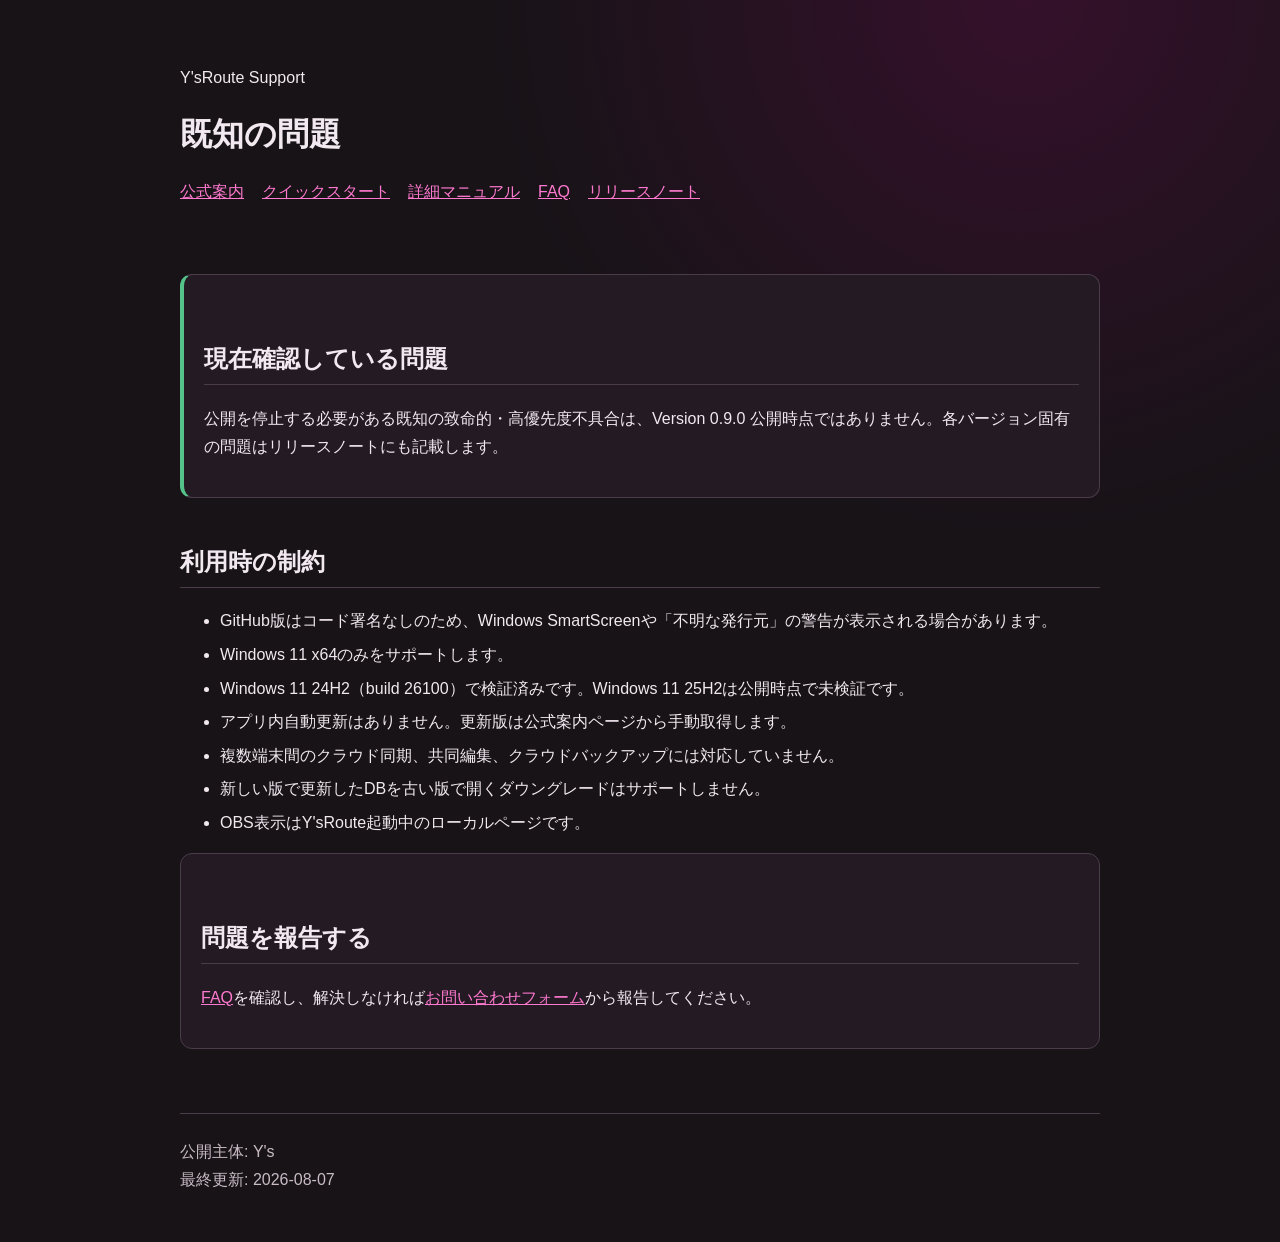
<file: known-issues.html>
<!doctype html>
<html lang="ja">
  <head>
    <meta charset="utf-8" />
    <meta name="viewport" content="width=device-width,initial-scale=1" />
    <title>既知の問題 | Y'sRoute</title>
    <link rel="stylesheet" href="styles.css" />
  </head>
  <body>
    <header>
      <p>Y'sRoute Support</p>
      <h1>既知の問題</h1>
      <nav class="manual-nav">
        <a href="index.html">公式案内</a
        ><a href="quick-start.html">クイックスタート</a
        ><a href="manual.html">詳細マニュアル</a><a href="faq.html">FAQ</a
        ><a href="release-notes.html">リリースノート</a>
      </nav>
    </header>
    <main>
      <section class="card success">
        <h2>現在確認している問題</h2>
        <p>
          公開を停止する必要がある既知の致命的・高優先度不具合は、Version 0.9.0 公開時点ではありません。各バージョン固有の問題はリリースノートにも記載します。
        </p>
      </section>
      <section>
        <h2>利用時の制約</h2>
        <ul>
          <li>
            GitHub版はコード署名なしのため、Windows
            SmartScreenや「不明な発行元」の警告が表示される場合があります。
          </li>
          <li>Windows 11 x64のみをサポートします。</li>
          <li>Windows 11 24H2（build 26100）で検証済みです。Windows 11 25H2は公開時点で未検証です。</li>
          <li>
            アプリ内自動更新はありません。更新版は公式案内ページから手動取得します。
          </li>
          <li>
            複数端末間のクラウド同期、共同編集、クラウドバックアップには対応していません。
          </li>
          <li>
            新しい版で更新したDBを古い版で開くダウングレードはサポートしません。
          </li>
          <li>OBS表示はY'sRoute起動中のローカルページです。</li>
        </ul>
      </section>
      <section class="card">
        <h2>問題を報告する</h2>
        <p>
          <a href="faq.html">FAQ</a>を確認し、解決しなければ<a
            href="https://docs.google.com/forms/d/e/1FAIpQLSdzVtf3UM9eiOe7GIHhvDd651iTbkwsD_bQ8KIqat9l2DkH5Q/viewform"
            >お問い合わせフォーム</a
          >から報告してください。
        </p>
      </section>
    </main>
    <footer>公開主体: Y's<br />最終更新: 2026-08-07</footer>
  </body>
</html>
</file>
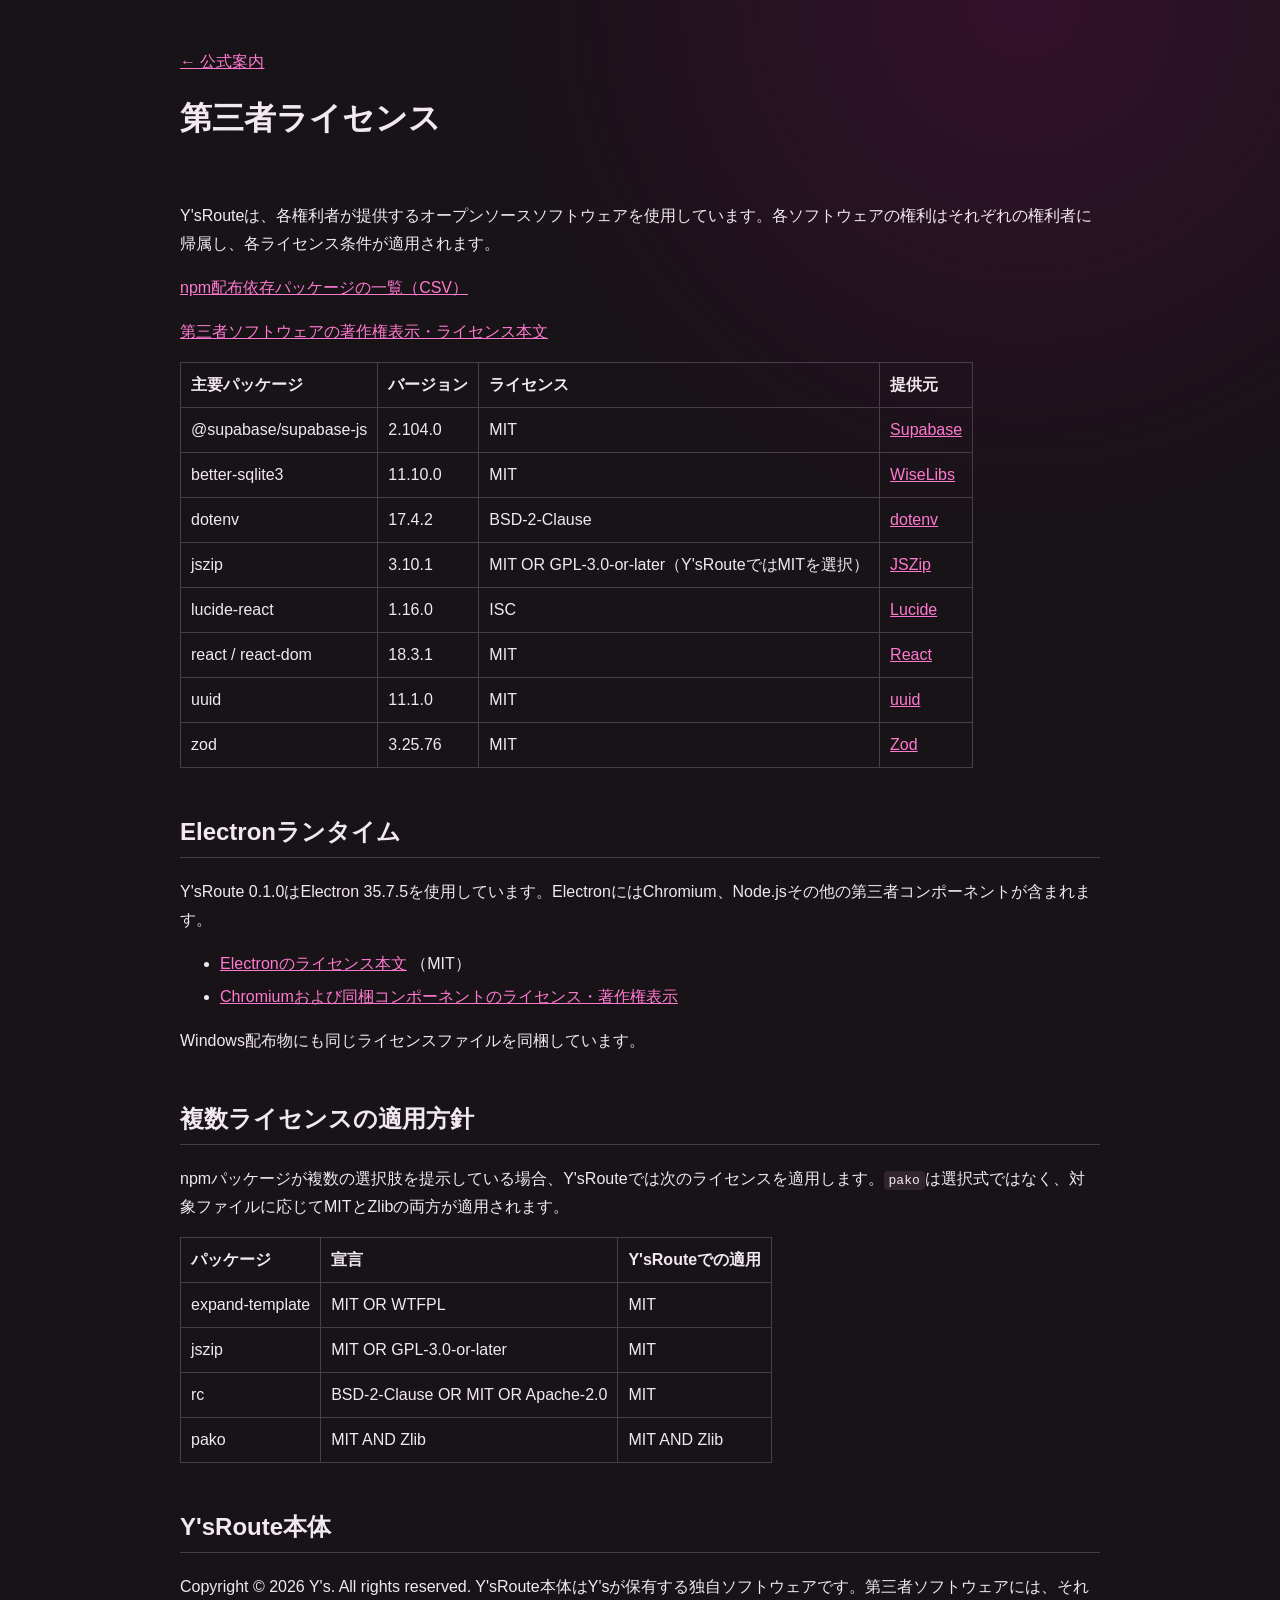
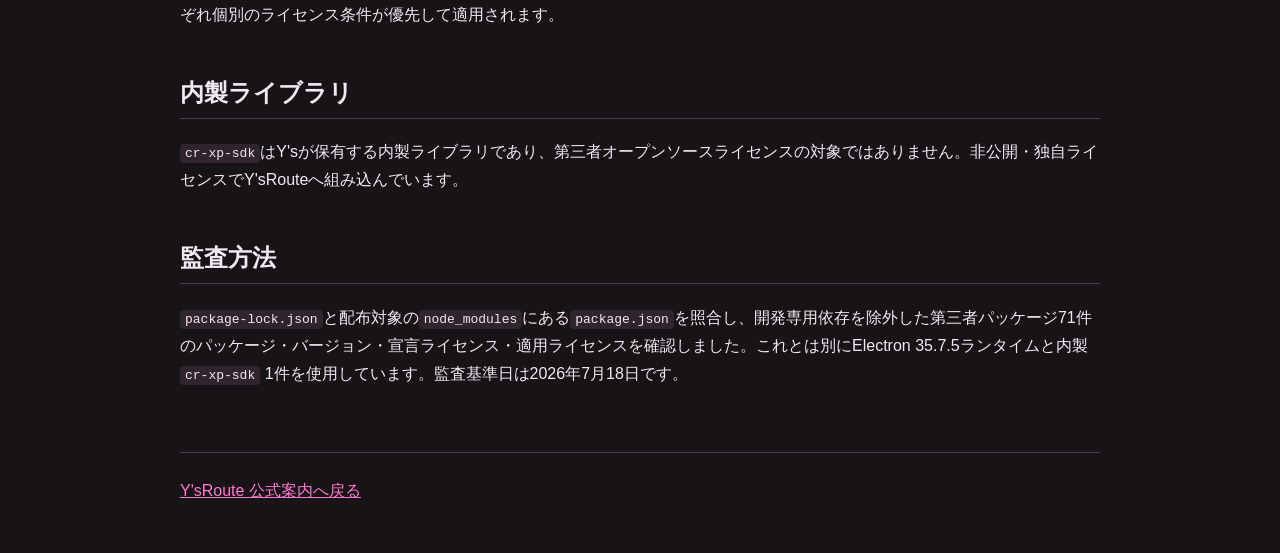
<file: licenses.html>
<!doctype html>
<html lang="ja">
  <head>
    <meta charset="utf-8" />
    <meta name="viewport" content="width=device-width,initial-scale=1" />
    <title>第三者ライセンス | Y'sRoute</title>
    <link rel="stylesheet" href="styles.css" />
  </head>
  <body>
    <header>
      <a href="index.html">← 公式案内</a>
      <h1>第三者ライセンス</h1>
    </header>
    <main>
      <p>
        Y'sRouteは、各権利者が提供するオープンソースソフトウェアを使用しています。各ソフトウェアの権利はそれぞれの権利者に帰属し、各ライセンス条件が適用されます。
      </p>
      <p>
        <a href="third-party-licenses.csv"
          >npm配布依存パッケージの一覧（CSV）</a
        >
      </p>
      <p>
        <a href="THIRD_PARTY_NOTICES.txt"
          >第三者ソフトウェアの著作権表示・ライセンス本文</a
        >
      </p>
      <table>
        <thead>
          <tr>
            <th>主要パッケージ</th>
            <th>バージョン</th>
            <th>ライセンス</th>
            <th>提供元</th>
          </tr>
        </thead>
        <tbody>
          <tr>
            <td>@supabase/supabase-js</td>
            <td>2.104.0</td>
            <td>MIT</td>
            <td>
              <a href="https://github.com/supabase/supabase-js">Supabase</a>
            </td>
          </tr>
          <tr>
            <td>better-sqlite3</td>
            <td>11.10.0</td>
            <td>MIT</td>
            <td>
              <a href="https://github.com/WiseLibs/better-sqlite3">WiseLibs</a>
            </td>
          </tr>
          <tr>
            <td>dotenv</td>
            <td>17.4.2</td>
            <td>BSD-2-Clause</td>
            <td><a href="https://github.com/motdotla/dotenv">dotenv</a></td>
          </tr>
          <tr>
            <td>jszip</td>
            <td>3.10.1</td>
            <td>MIT OR GPL-3.0-or-later（Y'sRouteではMITを選択）</td>
            <td><a href="https://github.com/Stuk/jszip">JSZip</a></td>
          </tr>
          <tr>
            <td>lucide-react</td>
            <td>1.16.0</td>
            <td>ISC</td>
            <td><a href="https://github.com/lucide-icons/lucide">Lucide</a></td>
          </tr>
          <tr>
            <td>react / react-dom</td>
            <td>18.3.1</td>
            <td>MIT</td>
            <td><a href="https://github.com/facebook/react">React</a></td>
          </tr>
          <tr>
            <td>uuid</td>
            <td>11.1.0</td>
            <td>MIT</td>
            <td><a href="https://github.com/uuidjs/uuid">uuid</a></td>
          </tr>
          <tr>
            <td>zod</td>
            <td>3.25.76</td>
            <td>MIT</td>
            <td><a href="https://github.com/colinhacks/zod">Zod</a></td>
          </tr>
        </tbody>
      </table>
      <h2>Electronランタイム</h2>
      <p>
        Y'sRoute 0.1.0はElectron 35.7.5を使用しています。ElectronにはChromium、Node.jsその他の第三者コンポーネントが含まれます。
      </p>
      <ul>
        <li>
          <a href="LICENSE.electron.txt">Electronのライセンス本文</a>
          （MIT）
        </li>
        <li>
          <a href="LICENSES.chromium.html"
            >Chromiumおよび同梱コンポーネントのライセンス・著作権表示</a
          >
        </li>
      </ul>
      <p>Windows配布物にも同じライセンスファイルを同梱しています。</p>
      <h2>複数ライセンスの適用方針</h2>
      <p>
        npmパッケージが複数の選択肢を提示している場合、Y'sRouteでは次のライセンスを適用します。<code>pako</code>は選択式ではなく、対象ファイルに応じてMITとZlibの両方が適用されます。
      </p>
      <table>
        <thead>
          <tr>
            <th>パッケージ</th>
            <th>宣言</th>
            <th>Y'sRouteでの適用</th>
          </tr>
        </thead>
        <tbody>
          <tr>
            <td>expand-template</td>
            <td>MIT OR WTFPL</td>
            <td>MIT</td>
          </tr>
          <tr>
            <td>jszip</td>
            <td>MIT OR GPL-3.0-or-later</td>
            <td>MIT</td>
          </tr>
          <tr>
            <td>rc</td>
            <td>BSD-2-Clause OR MIT OR Apache-2.0</td>
            <td>MIT</td>
          </tr>
          <tr>
            <td>pako</td>
            <td>MIT AND Zlib</td>
            <td>MIT AND Zlib</td>
          </tr>
        </tbody>
      </table>
      <h2>Y'sRoute本体</h2>
      <p>
        Copyright &copy; 2026 Y's. All rights reserved. Y'sRoute本体はY'sが保有する独自ソフトウェアです。第三者ソフトウェアには、それぞれ個別のライセンス条件が優先して適用されます。
      </p>
      <h2>内製ライブラリ</h2>
      <p>
        <code>cr-xp-sdk</code
        >はY'sが保有する内製ライブラリであり、第三者オープンソースライセンスの対象ではありません。非公開・独自ライセンスでY'sRouteへ組み込んでいます。
      </p>
      <h2>監査方法</h2>
      <p>
        <code>package-lock.json</code
        >と配布対象の<code>node_modules</code>にある<code>package.json</code>を照合し、開発専用依存を除外した第三者パッケージ71件のパッケージ・バージョン・宣言ライセンス・適用ライセンスを確認しました。これとは別にElectron 35.7.5ランタイムと内製<code
          >cr-xp-sdk</code
        >
        1件を使用しています。監査基準日は2026年7月18日です。
      </p>
    </main>
    <footer><a href="index.html">Y'sRoute 公式案内へ戻る</a></footer>
  </body>
</html>
</file>
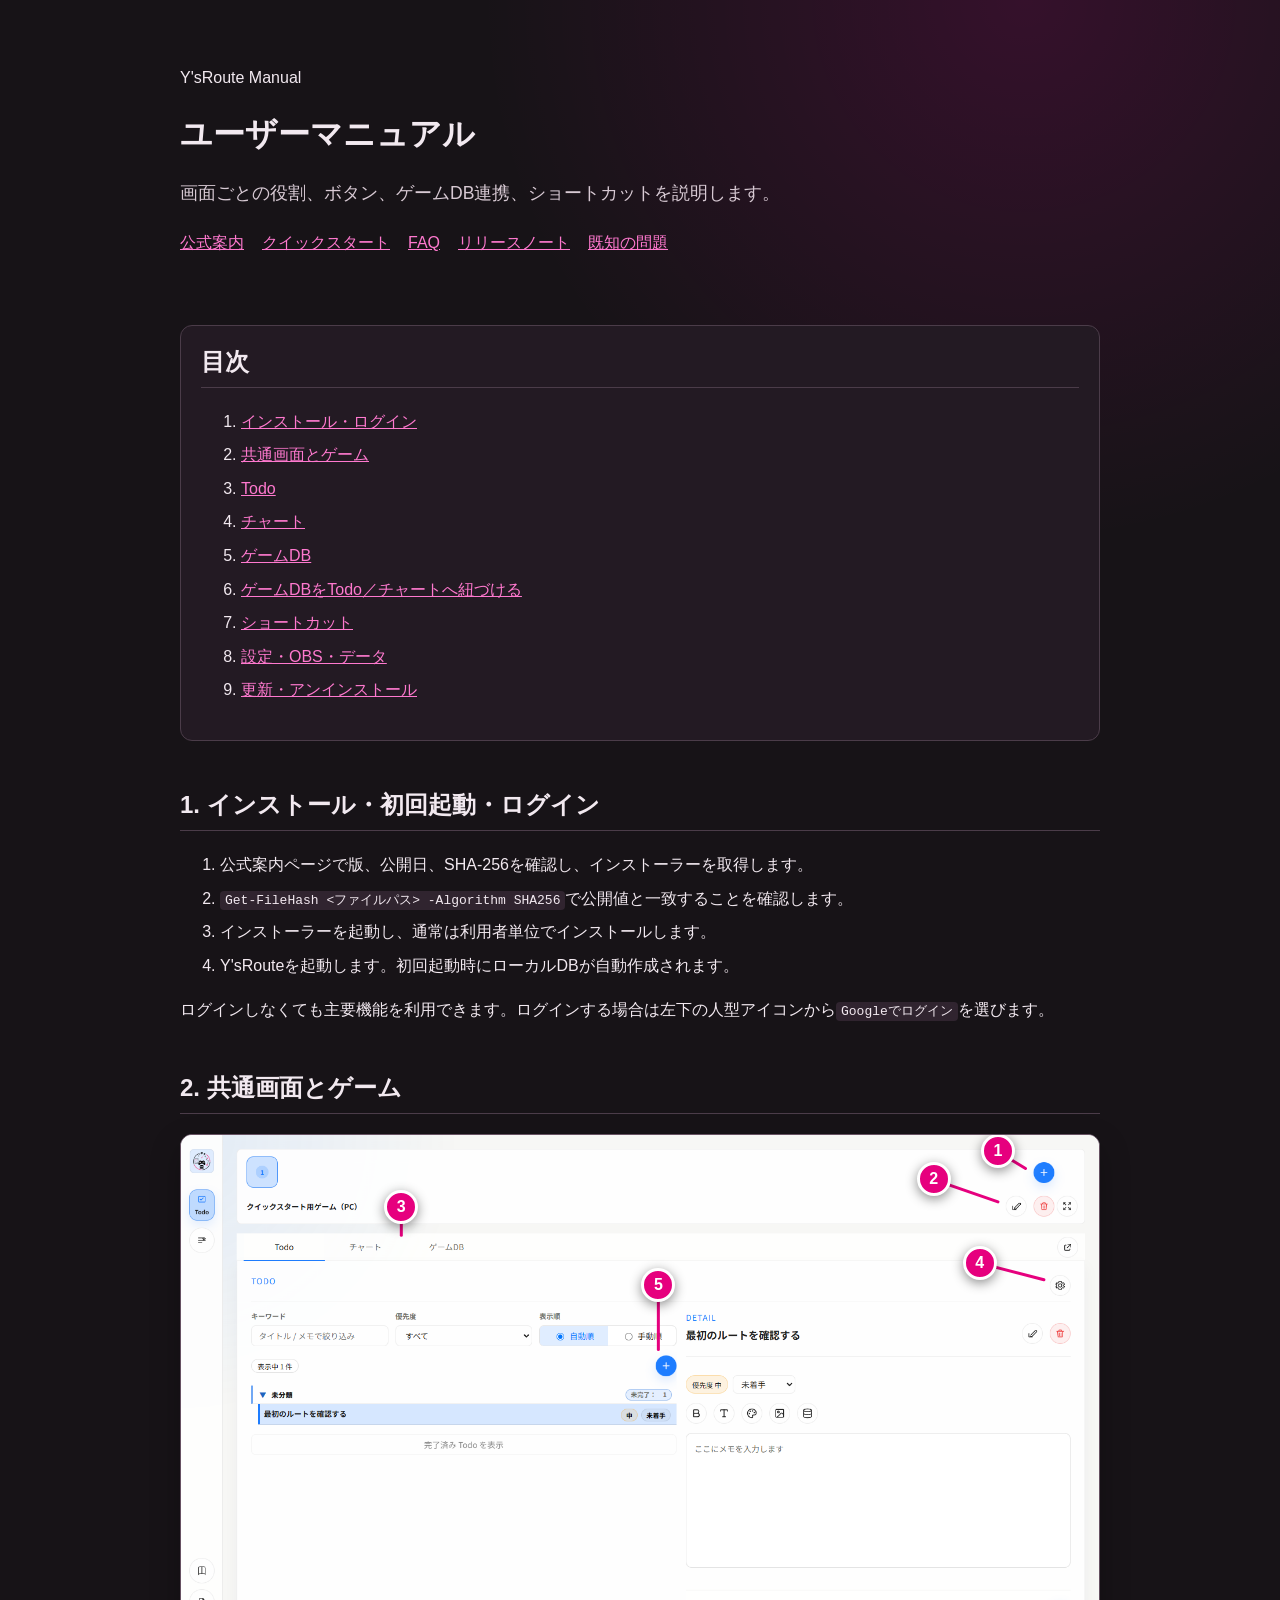
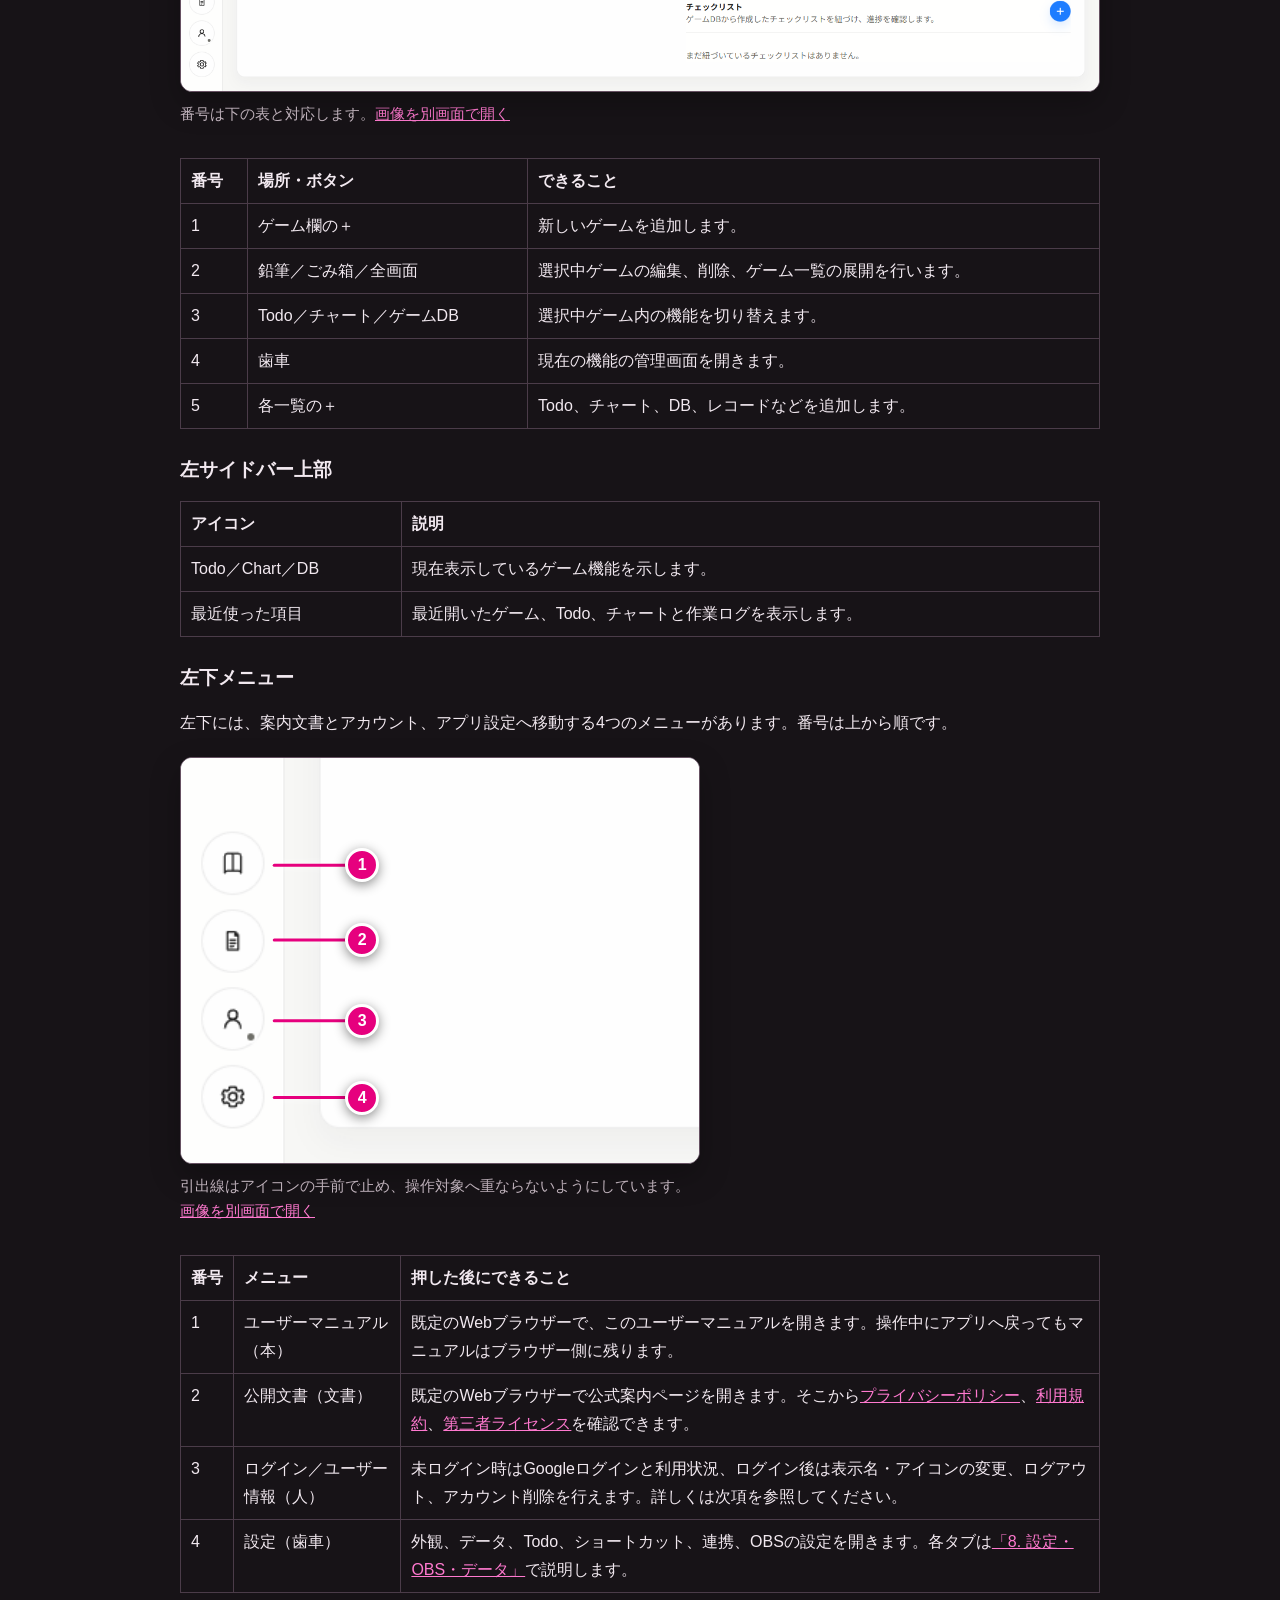
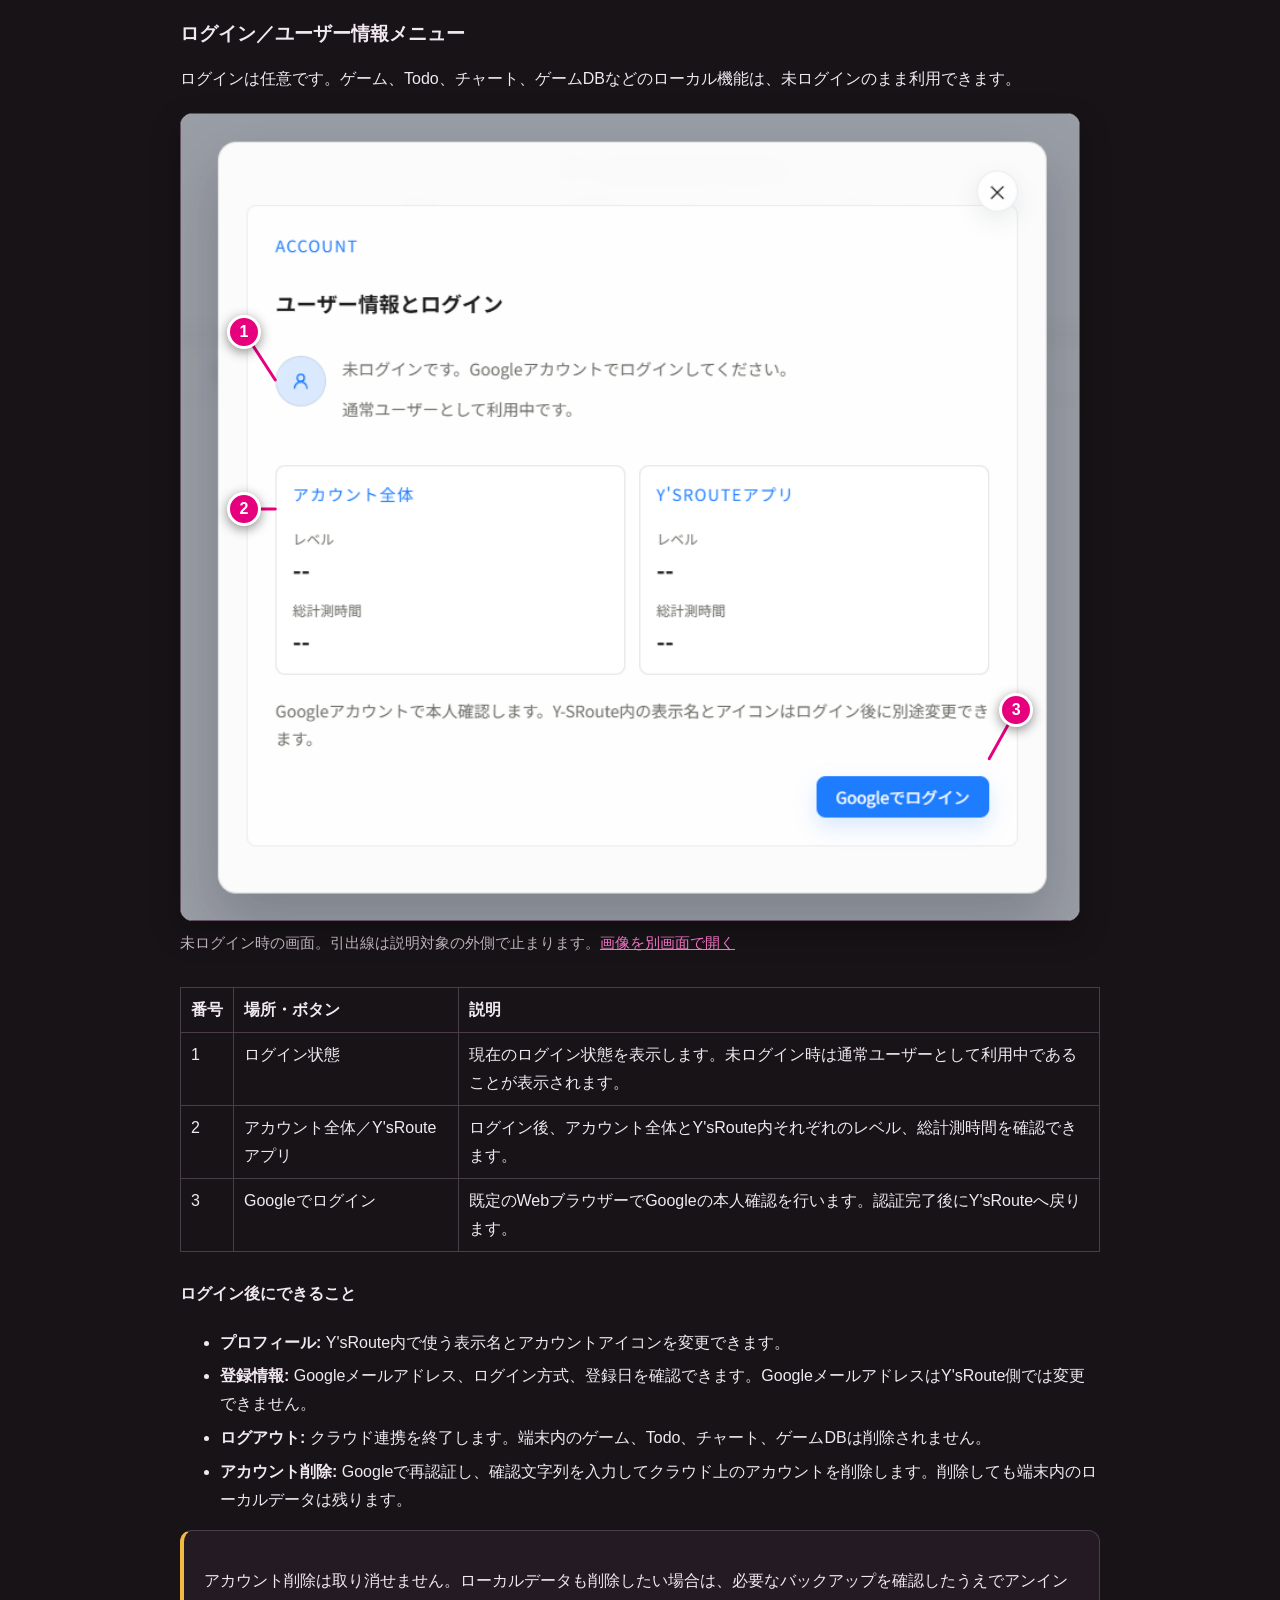
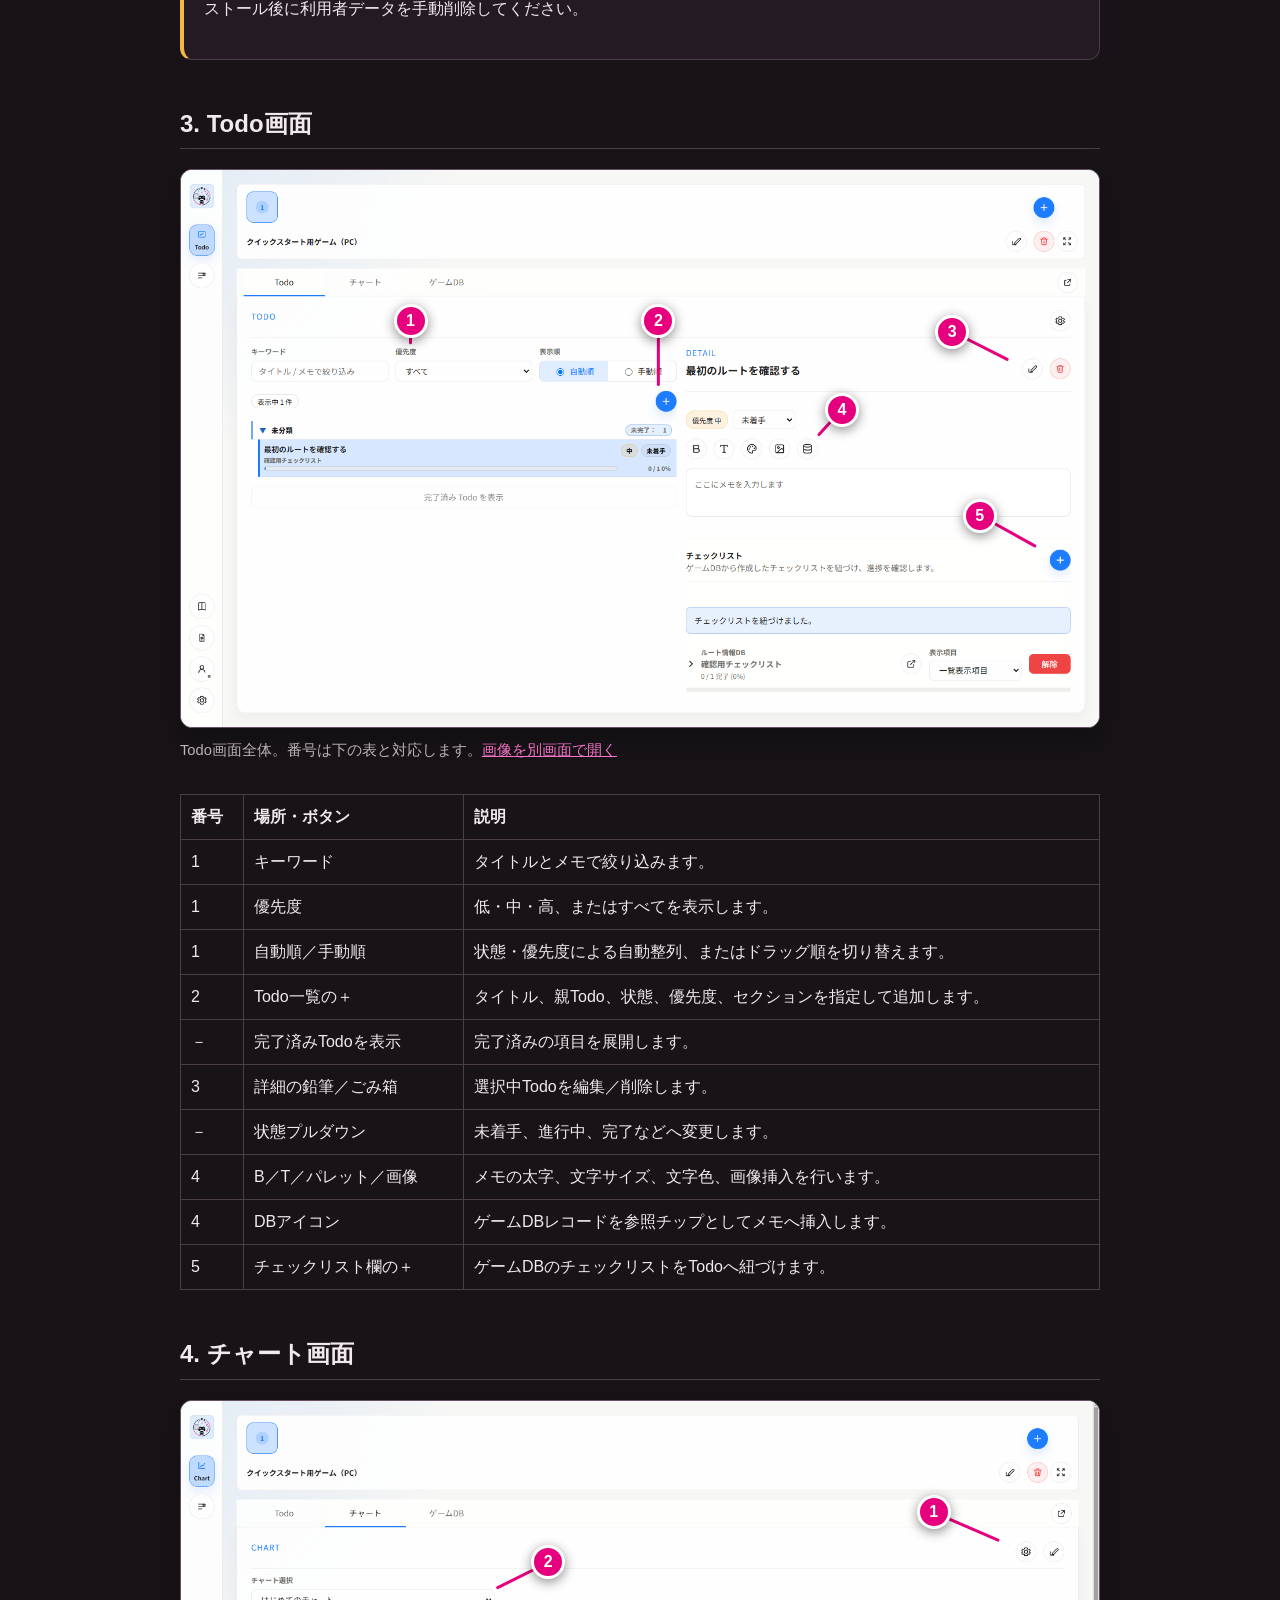
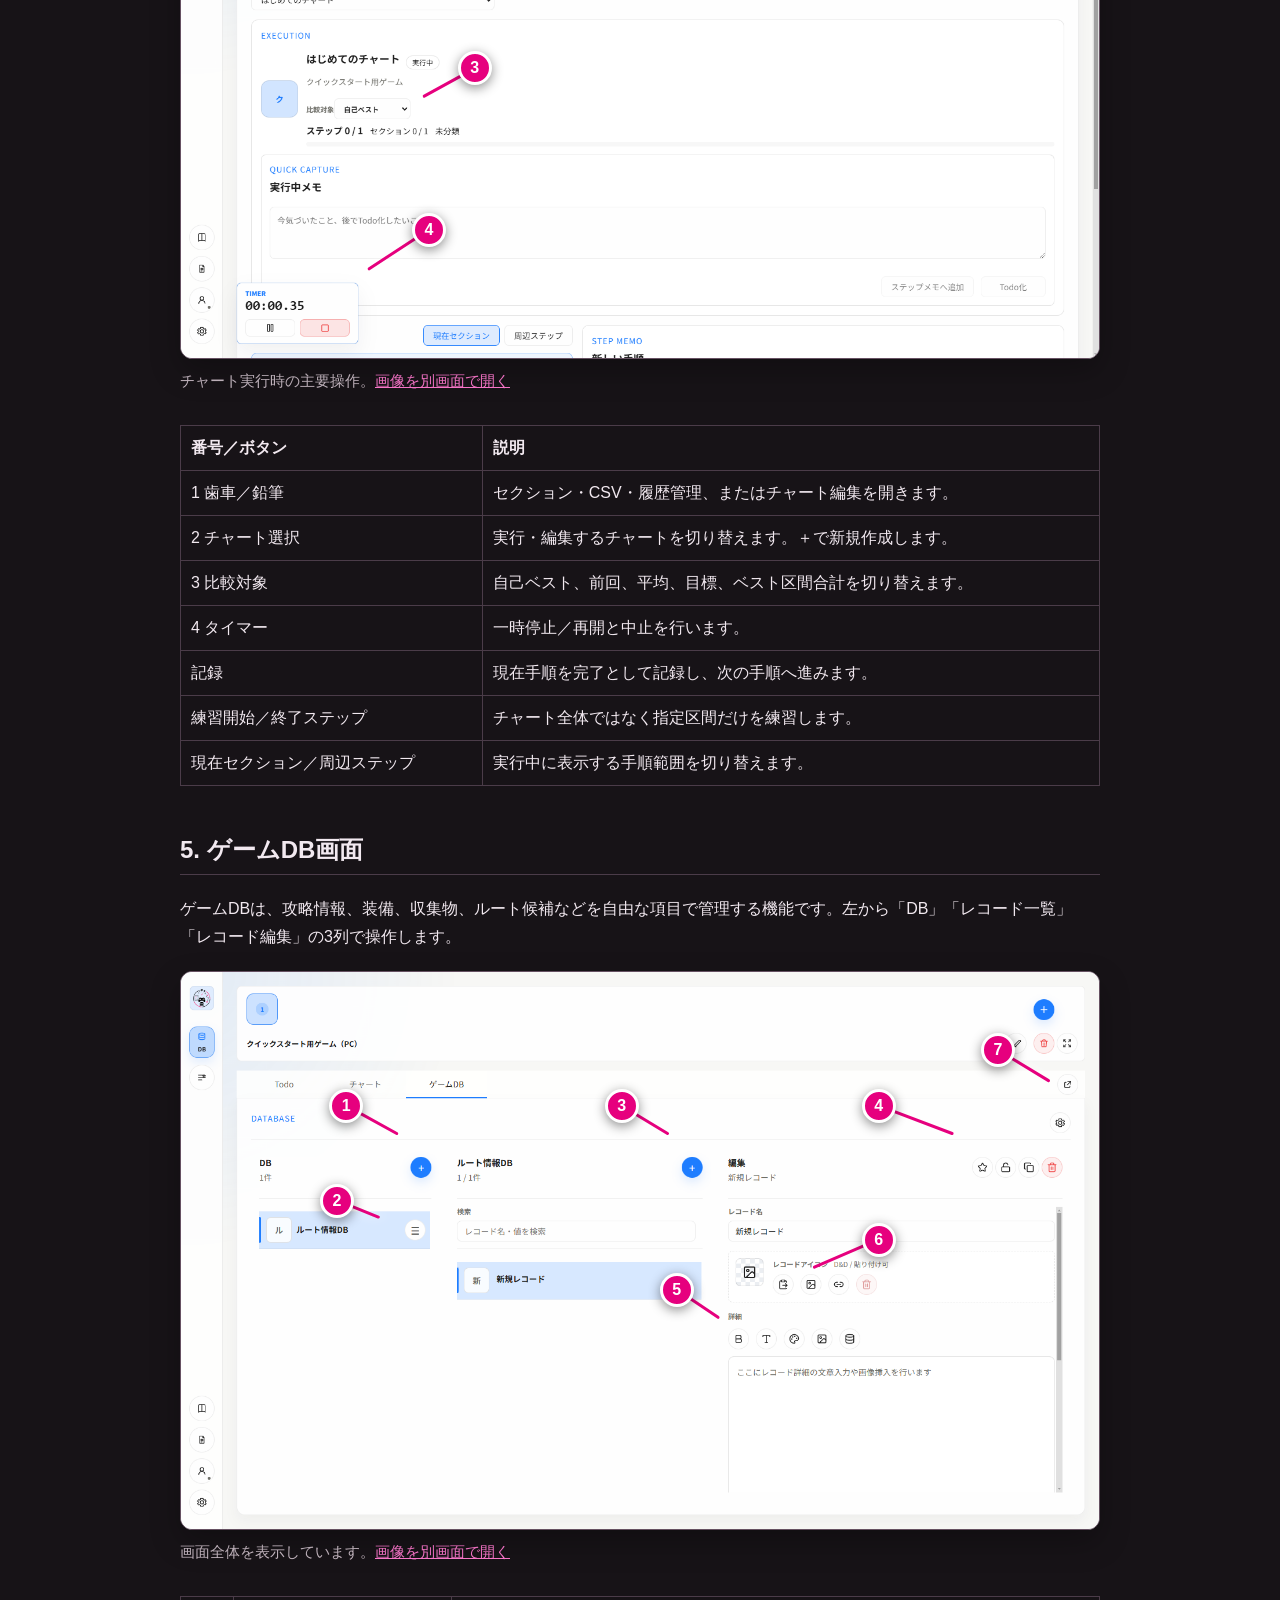
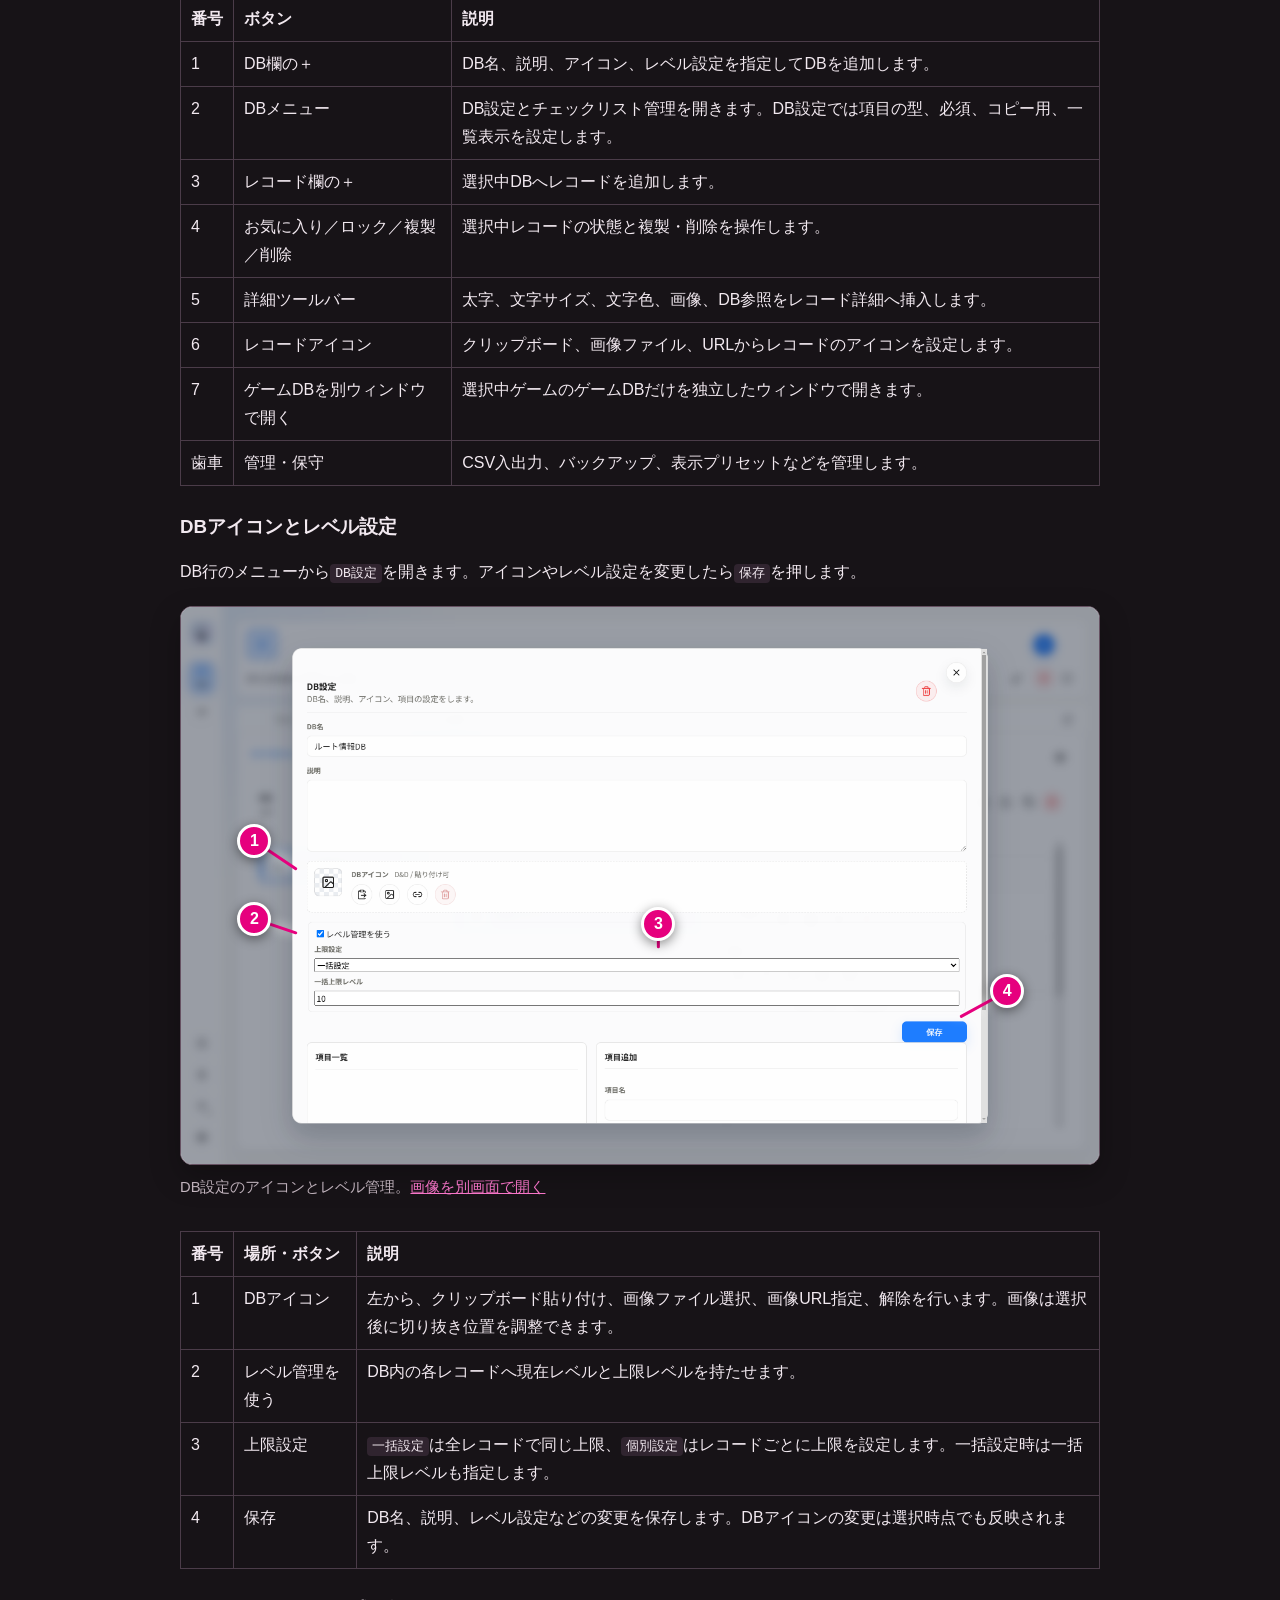
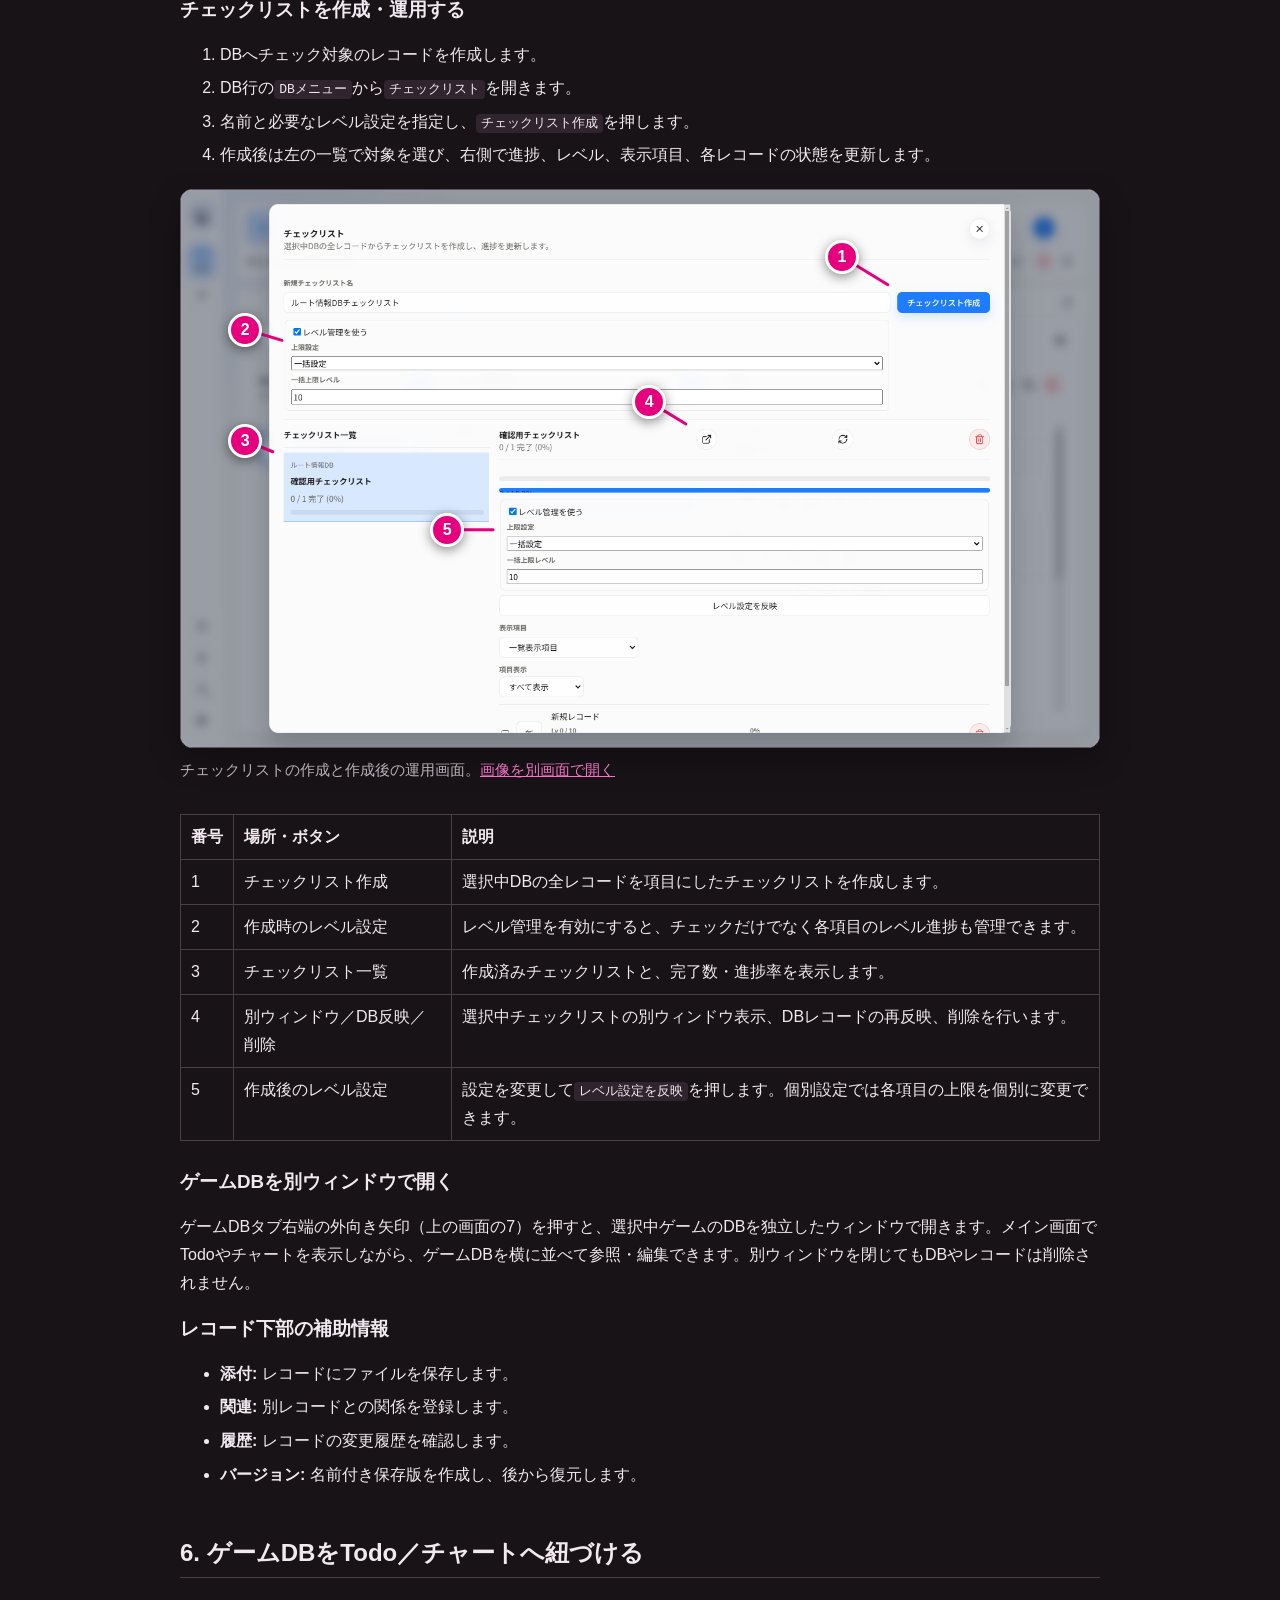
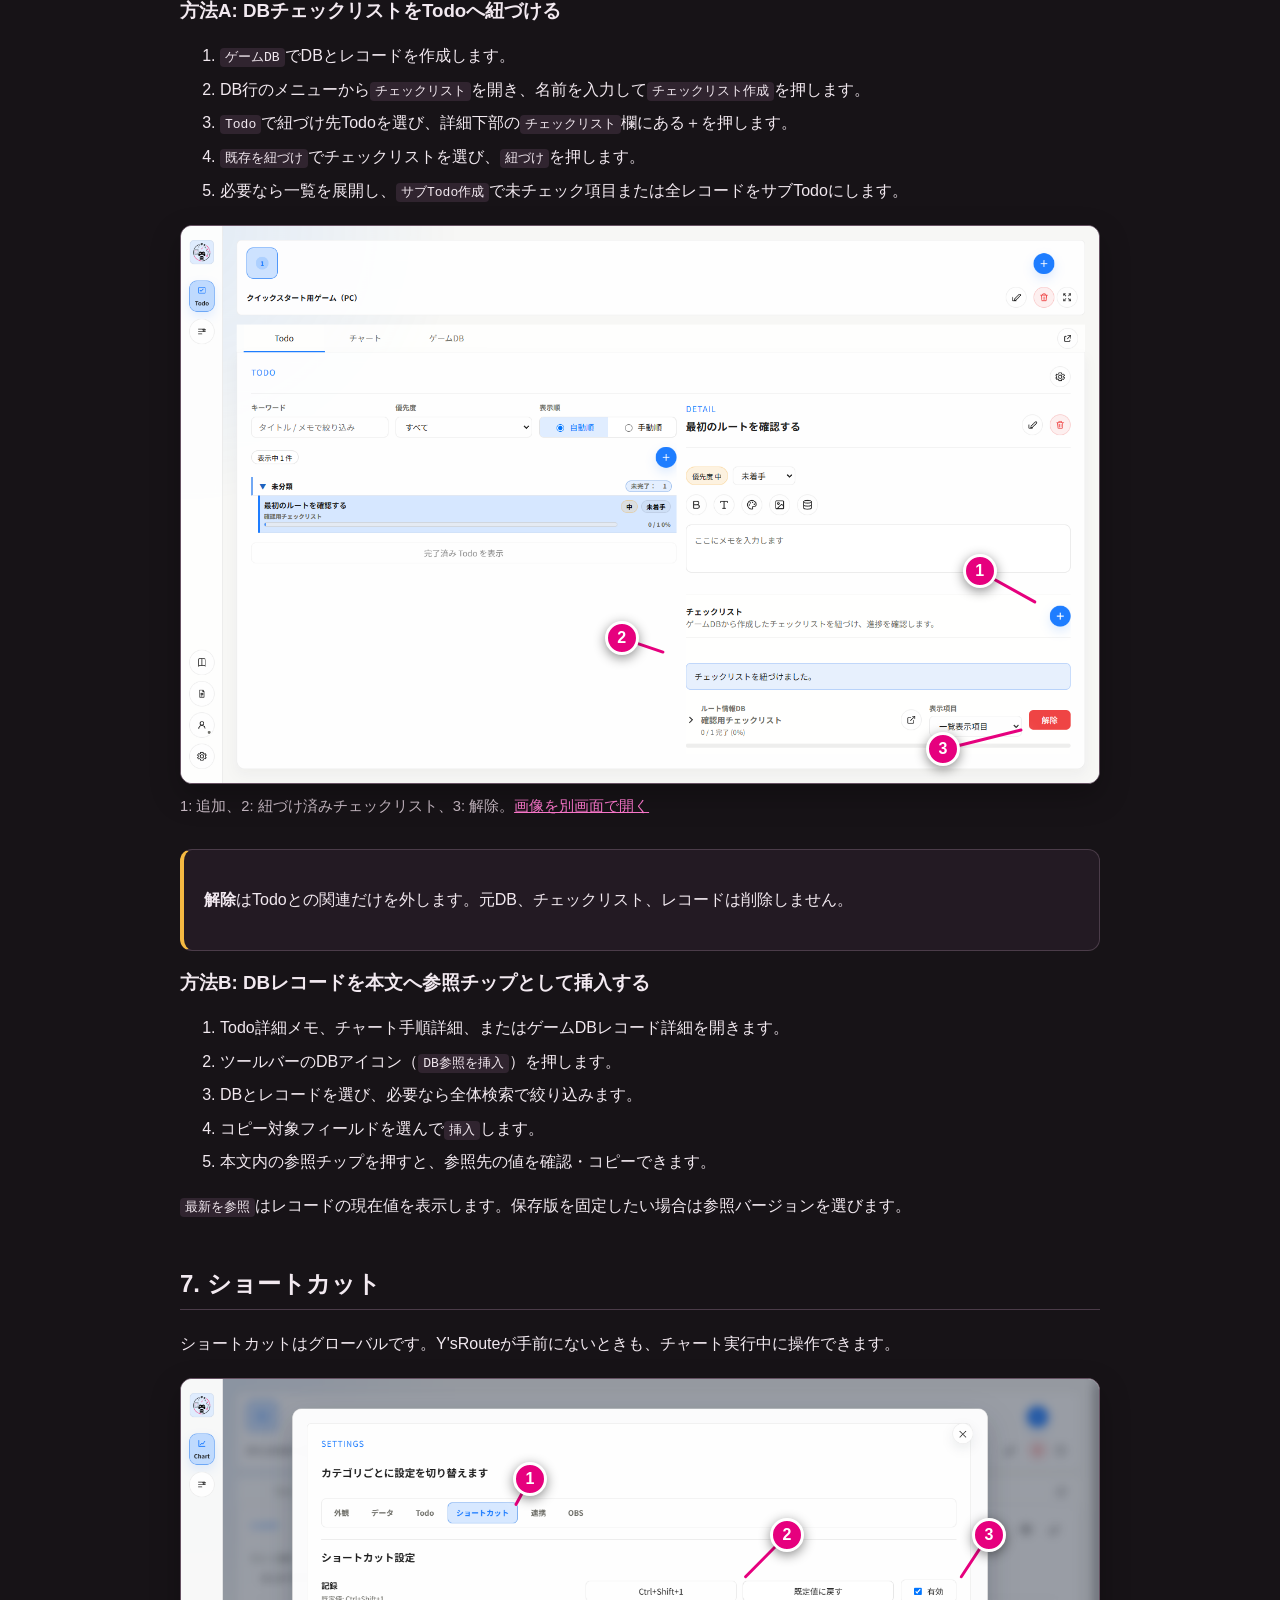
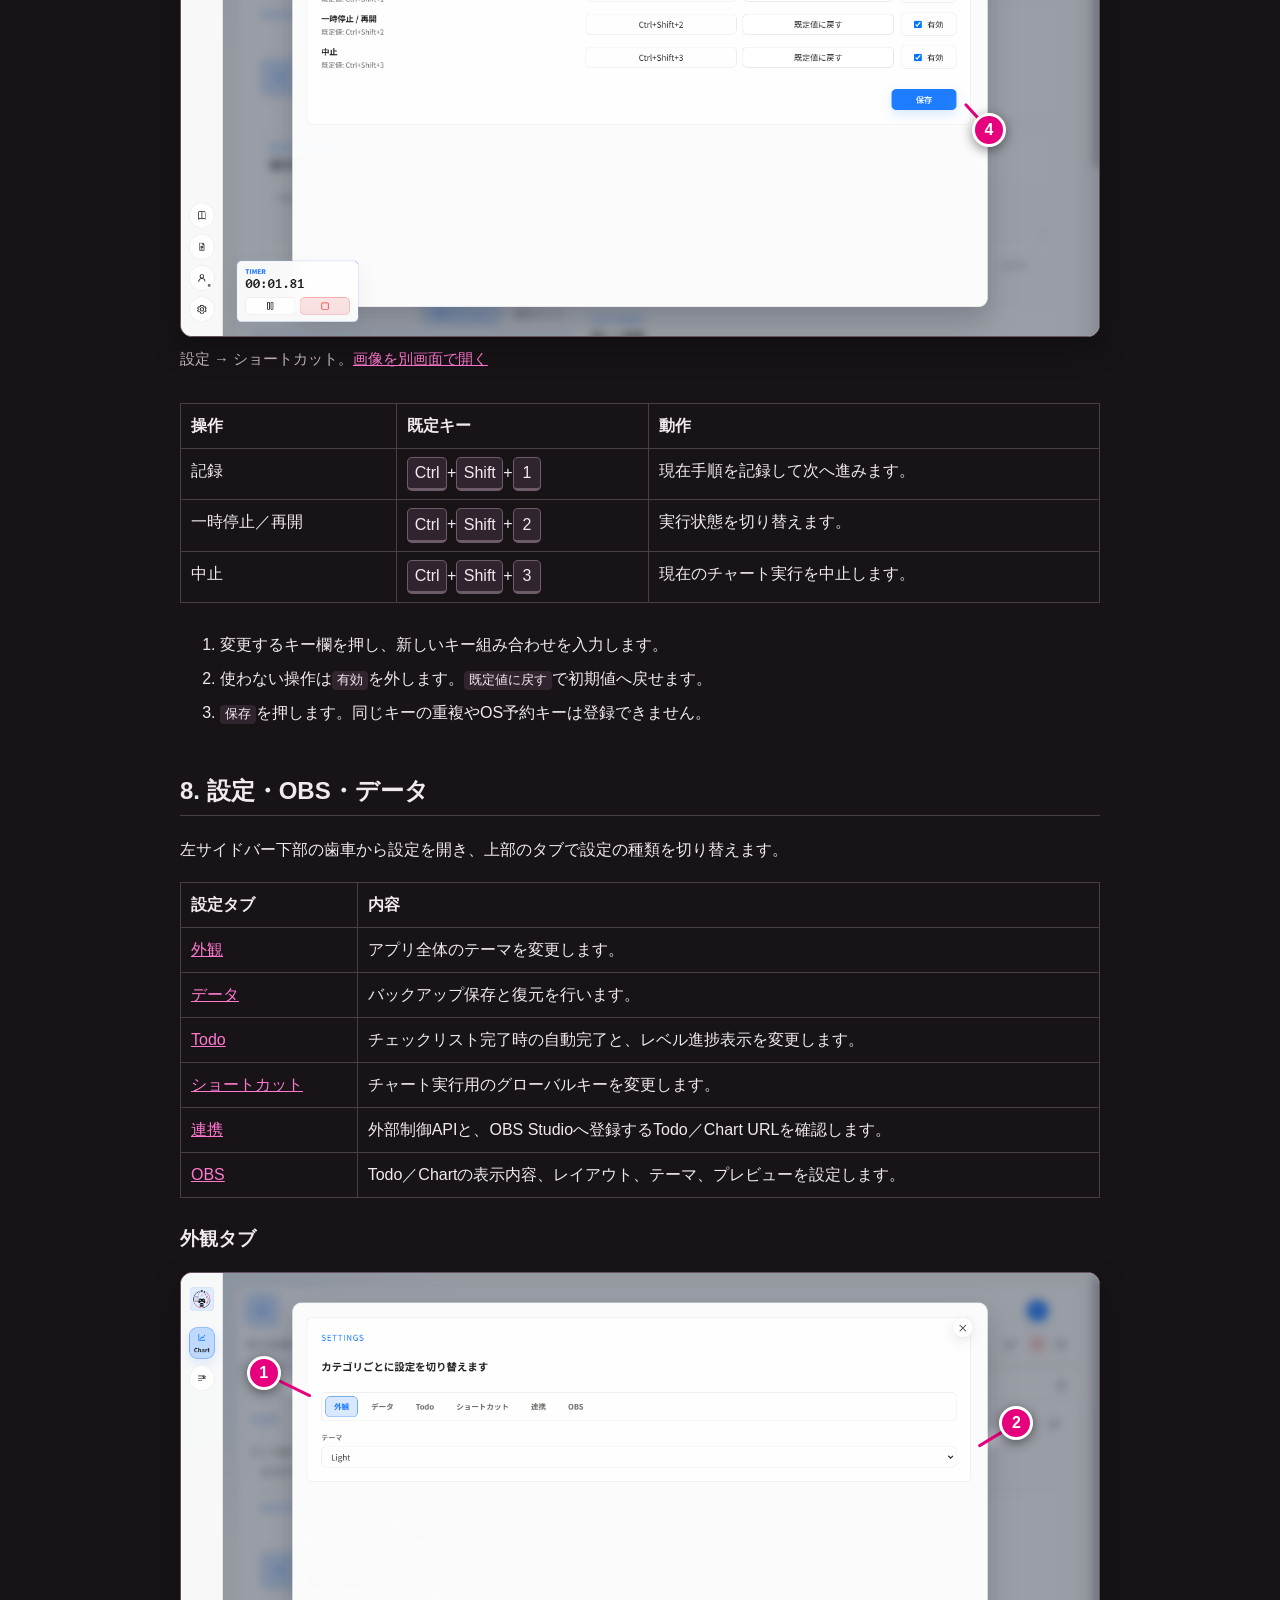
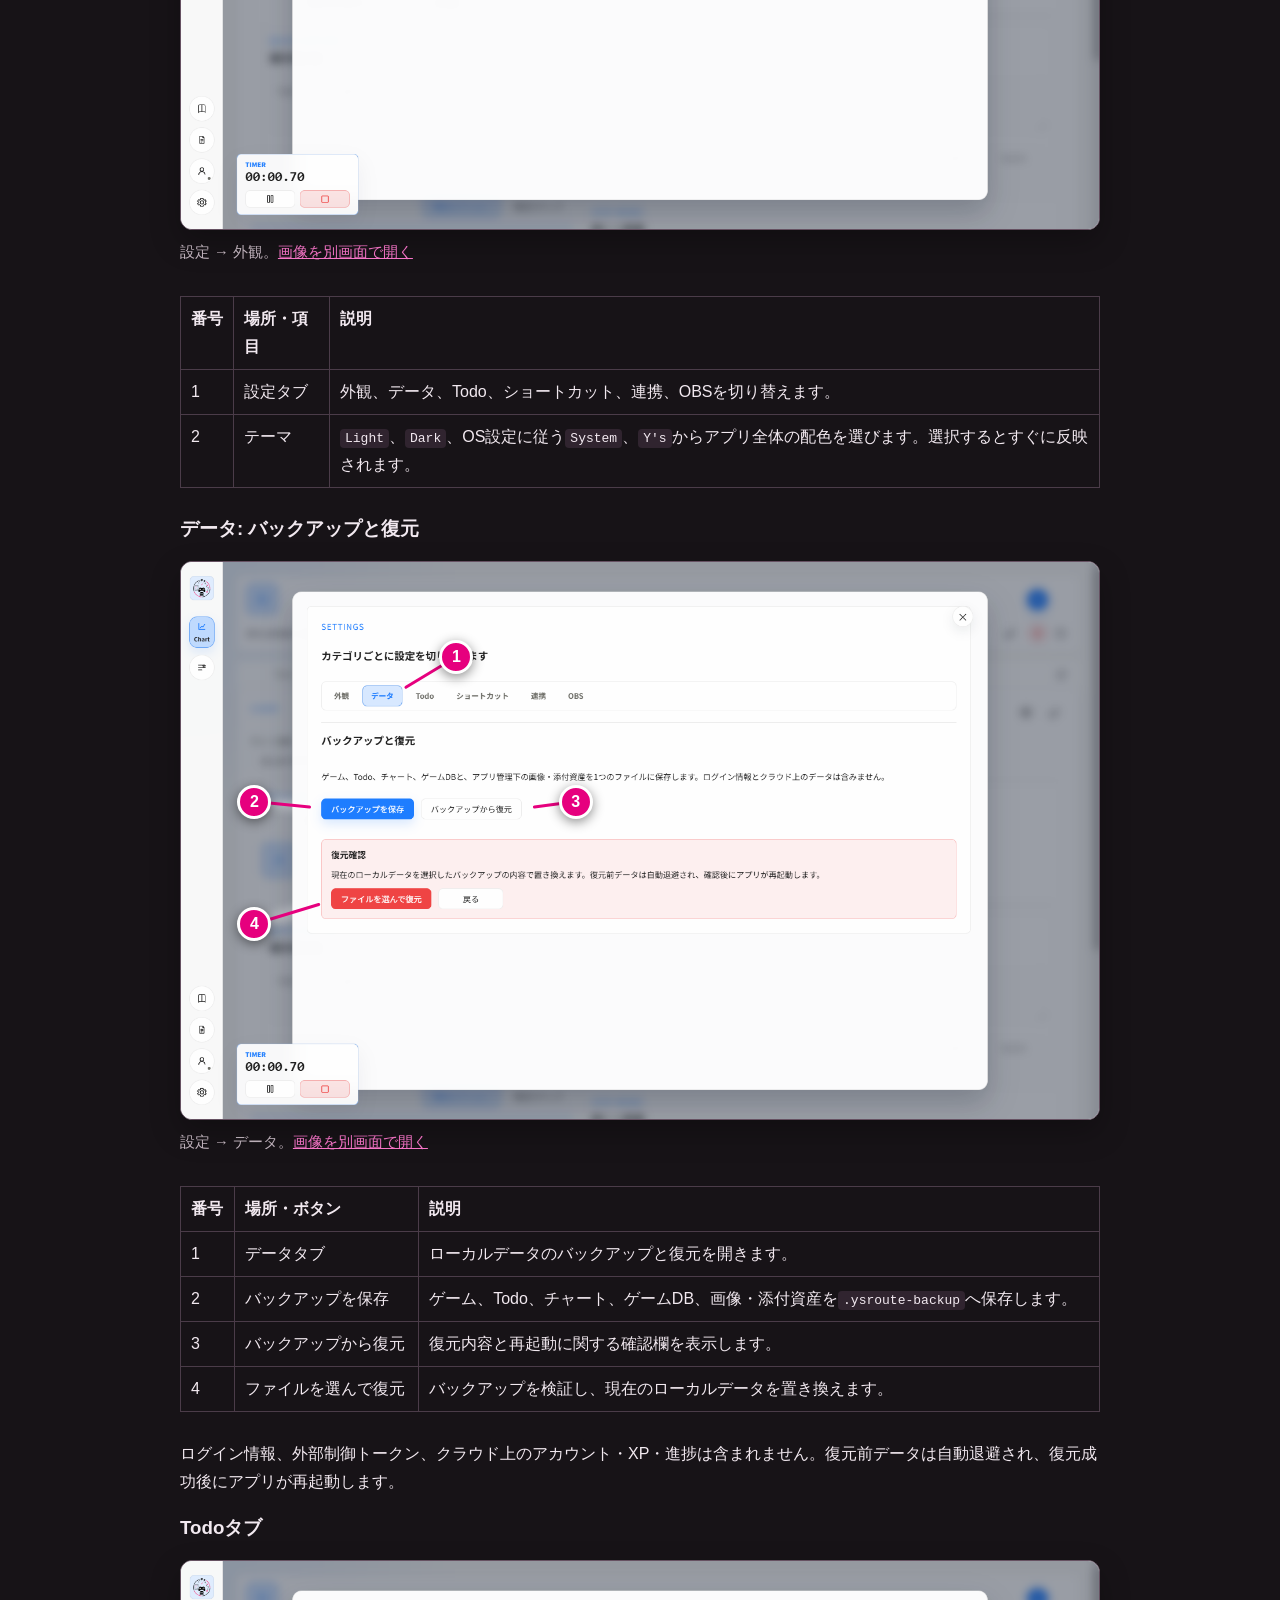
<file: manual.html>
<!doctype html>
<html lang="ja">
  <head>
    <meta charset="utf-8" />
    <meta name="viewport" content="width=device-width,initial-scale=1" />
    <title>ユーザーマニュアル | Y'sRoute</title>
    <link rel="stylesheet" href="styles.css" />
  </head>
  <body>
    <header>
      <p>Y'sRoute Manual</p>
      <h1>ユーザーマニュアル</h1>
      <p class="hero-lead">画面ごとの役割、ボタン、ゲームDB連携、ショートカットを説明します。</p>
      <nav class="manual-nav">
        <a href="index.html">公式案内</a><a href="quick-start.html">クイックスタート</a
        ><a href="faq.html">FAQ</a><a href="release-notes.html">リリースノート</a
        ><a href="known-issues.html">既知の問題</a>
      </nav>
    </header>
    <main>
      <section class="card toc">
        <h2>目次</h2>
        <ol>
          <li><a href="#install">インストール・ログイン</a></li>
          <li><a href="#navigation">共通画面とゲーム</a></li>
          <li><a href="#todo">Todo</a></li>
          <li><a href="#chart">チャート</a></li>
          <li><a href="#database">ゲームDB</a></li>
          <li><a href="#database-link">ゲームDBをTodo／チャートへ紐づける</a></li>
          <li><a href="#shortcut">ショートカット</a></li>
          <li><a href="#settings">設定・OBS・データ</a></li>
          <li><a href="#update">更新・アンインストール</a></li>
        </ol>
      </section>

      <section id="install">
        <h2>1. インストール・初回起動・ログイン</h2>
        <ol>
          <li>公式案内ページで版、公開日、SHA-256を確認し、インストーラーを取得します。</li>
          <li><code>Get-FileHash &lt;ファイルパス&gt; -Algorithm SHA256</code>で公開値と一致することを確認します。</li>
          <li>インストーラーを起動し、通常は利用者単位でインストールします。</li>
          <li>Y'sRouteを起動します。初回起動時にローカルDBが自動作成されます。</li>
        </ol>
        <p>ログインしなくても主要機能を利用できます。ログインする場合は左下の人型アイコンから<code>Googleでログイン</code>を選びます。</p>
      </section>

      <section id="navigation">
        <h2>2. 共通画面とゲーム</h2>
        <figure class="annotated-figure">
          <div class="focus-frame focus-game-todo">
            <img src="assets/manual/quick-start-todo.png" alt="ゲームとTodo画面の操作位置" />
            <svg class="callout-lines" viewBox="0 0 100 100" preserveAspectRatio="none" aria-hidden="true">
              <line x1="89" y1="3" x2="92" y2="6" />
              <line x1="82" y1="8" x2="89" y2="12" />
              <line x1="24" y1="13" x2="24" y2="18" />
              <line x1="87" y1="23" x2="94" y2="26" />
              <line x1="52" y1="27" x2="52" y2="38.5" />
            </svg>
            <span class="callout-marker" style="left: 89%; top: 3%">1</span>
            <span class="callout-marker" style="left: 82%; top: 8%">2</span>
            <span class="callout-marker" style="left: 24%; top: 13%">3</span>
            <span class="callout-marker" style="left: 87%; top: 23%">4</span>
            <span class="callout-marker" style="left: 52%; top: 27%">5</span>
          </div>
          <figcaption>番号は下の表と対応します。<a href="assets/manual/quick-start-todo.png">画像を別画面で開く</a></figcaption>
        </figure>
        <table class="button-reference">
          <thead><tr><th>番号</th><th>場所・ボタン</th><th>できること</th></tr></thead>
          <tbody>
            <tr><td>1</td><td>ゲーム欄の＋</td><td>新しいゲームを追加します。</td></tr>
            <tr><td>2</td><td>鉛筆／ごみ箱／全画面</td><td>選択中ゲームの編集、削除、ゲーム一覧の展開を行います。</td></tr>
            <tr><td>3</td><td>Todo／チャート／ゲームDB</td><td>選択中ゲーム内の機能を切り替えます。</td></tr>
            <tr><td>4</td><td>歯車</td><td>現在の機能の管理画面を開きます。</td></tr>
            <tr><td>5</td><td>各一覧の＋</td><td>Todo、チャート、DB、レコードなどを追加します。</td></tr>
          </tbody>
        </table>
        <h3>左サイドバー上部</h3>
        <table class="button-reference">
          <thead><tr><th>アイコン</th><th>説明</th></tr></thead>
          <tbody>
            <tr><td>Todo／Chart／DB</td><td>現在表示しているゲーム機能を示します。</td></tr>
            <tr><td>最近使った項目</td><td>最近開いたゲーム、Todo、チャートと作業ログを表示します。</td></tr>
          </tbody>
        </table>

        <h3 id="sidebar-bottom">左下メニュー</h3>
        <p>左下には、案内文書とアカウント、アプリ設定へ移動する4つのメニューがあります。番号は上から順です。</p>
        <figure class="annotated-figure compact-figure">
          <div class="focus-frame">
            <img src="assets/manual/manual-sidebar-bottom.png" alt="左下メニューの4つのアイコン" />
            <svg class="callout-lines" viewBox="0 0 100 100" preserveAspectRatio="none" aria-hidden="true">
              <line x1="35" y1="26.5" x2="18" y2="26.5" />
              <line x1="35" y1="45" x2="18" y2="45" />
              <line x1="35" y1="65" x2="18" y2="65" />
              <line x1="35" y1="84" x2="18" y2="84" />
            </svg>
            <span class="callout-marker" style="left: 35%; top: 26.5%">1</span>
            <span class="callout-marker" style="left: 35%; top: 45%">2</span>
            <span class="callout-marker" style="left: 35%; top: 65%">3</span>
            <span class="callout-marker" style="left: 35%; top: 84%">4</span>
          </div>
          <figcaption>引出線はアイコンの手前で止め、操作対象へ重ならないようにしています。<a href="assets/manual/manual-sidebar-bottom.png">画像を別画面で開く</a></figcaption>
        </figure>
        <table class="button-reference">
          <thead><tr><th>番号</th><th>メニュー</th><th>押した後にできること</th></tr></thead>
          <tbody>
            <tr><td>1</td><td>ユーザーマニュアル（本）</td><td>既定のWebブラウザーで、このユーザーマニュアルを開きます。操作中にアプリへ戻ってもマニュアルはブラウザー側に残ります。</td></tr>
            <tr><td>2</td><td>公開文書（文書）</td><td>既定のWebブラウザーで公式案内ページを開きます。そこから<a href="privacy.html">プライバシーポリシー</a>、<a href="terms.html">利用規約</a>、<a href="licenses.html">第三者ライセンス</a>を確認できます。</td></tr>
            <tr><td>3</td><td>ログイン／ユーザー情報（人）</td><td>未ログイン時はGoogleログインと利用状況、ログイン後は表示名・アイコンの変更、ログアウト、アカウント削除を行えます。詳しくは次項を参照してください。</td></tr>
            <tr><td>4</td><td>設定（歯車）</td><td>外観、データ、Todo、ショートカット、連携、OBSの設定を開きます。各タブは<a href="#settings">「8. 設定・OBS・データ」</a>で説明します。</td></tr>
          </tbody>
        </table>

        <h3 id="account-menu">ログイン／ユーザー情報メニュー</h3>
        <p>ログインは任意です。ゲーム、Todo、チャート、ゲームDBなどのローカル機能は、未ログインのまま利用できます。</p>
        <figure class="annotated-figure account-figure">
          <div class="focus-frame">
            <img src="assets/manual/manual-account-login.png" alt="未ログイン時のユーザー情報とログイン画面" />
            <svg class="callout-lines" viewBox="0 0 100 100" preserveAspectRatio="none" aria-hidden="true">
              <line x1="7" y1="27" x2="10.5" y2="33" />
              <line x1="7" y1="49" x2="10.5" y2="49" />
              <line x1="93" y1="74" x2="90" y2="80" />
            </svg>
            <span class="callout-marker" style="left: 7%; top: 27%">1</span>
            <span class="callout-marker" style="left: 7%; top: 49%">2</span>
            <span class="callout-marker" style="left: 93%; top: 74%">3</span>
          </div>
          <figcaption>未ログイン時の画面。引出線は説明対象の外側で止まります。<a href="assets/manual/manual-account-login.png">画像を別画面で開く</a></figcaption>
        </figure>
        <table class="button-reference">
          <thead><tr><th>番号</th><th>場所・ボタン</th><th>説明</th></tr></thead>
          <tbody>
            <tr><td>1</td><td>ログイン状態</td><td>現在のログイン状態を表示します。未ログイン時は通常ユーザーとして利用中であることが表示されます。</td></tr>
            <tr><td>2</td><td>アカウント全体／Y'sRouteアプリ</td><td>ログイン後、アカウント全体とY'sRoute内それぞれのレベル、総計測時間を確認できます。</td></tr>
            <tr><td>3</td><td>Googleでログイン</td><td>既定のWebブラウザーでGoogleの本人確認を行います。認証完了後にY'sRouteへ戻ります。</td></tr>
          </tbody>
        </table>
        <h4>ログイン後にできること</h4>
        <ul>
          <li><strong>プロフィール:</strong> Y'sRoute内で使う表示名とアカウントアイコンを変更できます。</li>
          <li><strong>登録情報:</strong> Googleメールアドレス、ログイン方式、登録日を確認できます。GoogleメールアドレスはY'sRoute側では変更できません。</li>
          <li><strong>ログアウト:</strong> クラウド連携を終了します。端末内のゲーム、Todo、チャート、ゲームDBは削除されません。</li>
          <li><strong>アカウント削除:</strong> Googleで再認証し、確認文字列を入力してクラウド上のアカウントを削除します。削除しても端末内のローカルデータは残ります。</li>
        </ul>
        <div class="card warning"><p>アカウント削除は取り消せません。ローカルデータも削除したい場合は、必要なバックアップを確認したうえでアンインストール後に利用者データを手動削除してください。</p></div>
      </section>

      <section id="todo">
        <h2>3. Todo画面</h2>
        <figure class="annotated-figure">
          <div class="focus-frame focus-todo">
            <img src="assets/manual/manual-todo-checklist.png" alt="Todo画面の操作位置" />
            <svg class="callout-lines" viewBox="0 0 100 100" preserveAspectRatio="none" aria-hidden="true">
              <line x1="25" y1="27" x2="25" y2="31" />
              <line x1="52" y1="27" x2="52" y2="38.5" />
              <line x1="84" y1="29" x2="90" y2="34" />
              <line x1="72" y1="43" x2="69.5" y2="47.5" />
              <line x1="87" y1="62" x2="93" y2="67.5" />
            </svg>
            <span class="callout-marker" style="left: 25%; top: 27%">1</span>
            <span class="callout-marker" style="left: 52%; top: 27%">2</span>
            <span class="callout-marker" style="left: 84%; top: 29%">3</span>
            <span class="callout-marker" style="left: 72%; top: 43%">4</span>
            <span class="callout-marker" style="left: 87%; top: 62%">5</span>
          </div>
          <figcaption>Todo画面全体。番号は下の表と対応します。<a href="assets/manual/manual-todo-checklist.png">画像を別画面で開く</a></figcaption>
        </figure>
        <table class="button-reference">
          <thead><tr><th>番号</th><th>場所・ボタン</th><th>説明</th></tr></thead>
          <tbody>
            <tr><td>1</td><td>キーワード</td><td>タイトルとメモで絞り込みます。</td></tr>
            <tr><td>1</td><td>優先度</td><td>低・中・高、またはすべてを表示します。</td></tr>
            <tr><td>1</td><td>自動順／手動順</td><td>状態・優先度による自動整列、またはドラッグ順を切り替えます。</td></tr>
            <tr><td>2</td><td>Todo一覧の＋</td><td>タイトル、親Todo、状態、優先度、セクションを指定して追加します。</td></tr>
            <tr><td>－</td><td>完了済みTodoを表示</td><td>完了済みの項目を展開します。</td></tr>
            <tr><td>3</td><td>詳細の鉛筆／ごみ箱</td><td>選択中Todoを編集／削除します。</td></tr>
            <tr><td>－</td><td>状態プルダウン</td><td>未着手、進行中、完了などへ変更します。</td></tr>
            <tr><td>4</td><td>B／T／パレット／画像</td><td>メモの太字、文字サイズ、文字色、画像挿入を行います。</td></tr>
            <tr><td>4</td><td>DBアイコン</td><td>ゲームDBレコードを参照チップとしてメモへ挿入します。</td></tr>
            <tr><td>5</td><td>チェックリスト欄の＋</td><td>ゲームDBのチェックリストをTodoへ紐づけます。</td></tr>
          </tbody>
        </table>
      </section>

      <section id="chart">
        <h2>4. チャート画面</h2>
        <figure class="annotated-figure">
          <div class="focus-frame focus-chart">
            <img src="assets/manual/quick-start-chart.png" alt="チャート実行画面の操作位置" />
            <svg class="callout-lines" viewBox="0 0 100 100" preserveAspectRatio="none" aria-hidden="true">
              <line x1="82" y1="20" x2="89" y2="25" />
              <line x1="40" y1="29" x2="34.5" y2="33.5" />
              <line x1="32" y1="48" x2="26.5" y2="53" />
              <line x1="27" y1="77" x2="20.5" y2="84" />
            </svg>
            <span class="callout-marker" style="left: 82%; top: 20%">1</span>
            <span class="callout-marker" style="left: 40%; top: 29%">2</span>
            <span class="callout-marker" style="left: 32%; top: 48%">3</span>
            <span class="callout-marker" style="left: 27%; top: 77%">4</span>
          </div>
          <figcaption>チャート実行時の主要操作。<a href="assets/manual/quick-start-chart.png">画像を別画面で開く</a></figcaption>
        </figure>
        <table class="button-reference">
          <thead><tr><th>番号／ボタン</th><th>説明</th></tr></thead>
          <tbody>
            <tr><td>1 歯車／鉛筆</td><td>セクション・CSV・履歴管理、またはチャート編集を開きます。</td></tr>
            <tr><td>2 チャート選択</td><td>実行・編集するチャートを切り替えます。＋で新規作成します。</td></tr>
            <tr><td>3 比較対象</td><td>自己ベスト、前回、平均、目標、ベスト区間合計を切り替えます。</td></tr>
            <tr><td>4 タイマー</td><td>一時停止／再開と中止を行います。</td></tr>
            <tr><td>記録</td><td>現在手順を完了として記録し、次の手順へ進みます。</td></tr>
            <tr><td>練習開始／終了ステップ</td><td>チャート全体ではなく指定区間だけを練習します。</td></tr>
            <tr><td>現在セクション／周辺ステップ</td><td>実行中に表示する手順範囲を切り替えます。</td></tr>
          </tbody>
        </table>
      </section>

      <section id="database">
        <h2>5. ゲームDB画面</h2>
        <p>ゲームDBは、攻略情報、装備、収集物、ルート候補などを自由な項目で管理する機能です。左から「DB」「レコード一覧」「レコード編集」の3列で操作します。</p>
        <figure class="annotated-figure">
          <div class="focus-frame focus-database">
            <img src="assets/manual/manual-game-database.png" alt="ゲームDB画面の操作位置" />
            <svg class="callout-lines" viewBox="0 0 100 100" preserveAspectRatio="none" aria-hidden="true">
              <line x1="18" y1="24" x2="23.5" y2="29" />
              <line x1="17" y1="41" x2="21.5" y2="44" />
              <line x1="48" y1="24" x2="53" y2="29" />
              <line x1="76" y1="24" x2="84" y2="29" />
              <line x1="54" y1="57" x2="58.5" y2="62" />
              <line x1="76" y1="48" x2="69" y2="53" />
              <line x1="89" y1="14" x2="94.5" y2="19.5" />
            </svg>
            <span class="callout-marker" style="left: 18%; top: 24%">1</span>
            <span class="callout-marker" style="left: 17%; top: 41%">2</span>
            <span class="callout-marker" style="left: 48%; top: 24%">3</span>
            <span class="callout-marker" style="left: 76%; top: 24%">4</span>
            <span class="callout-marker" style="left: 54%; top: 57%">5</span>
            <span class="callout-marker" style="left: 76%; top: 48%">6</span>
            <span class="callout-marker" style="left: 89%; top: 14%">7</span>
          </div>
          <figcaption>画面全体を表示しています。<a href="assets/manual/manual-game-database.png">画像を別画面で開く</a></figcaption>
        </figure>
        <table class="button-reference">
          <thead><tr><th>番号</th><th>ボタン</th><th>説明</th></tr></thead>
          <tbody>
            <tr><td>1</td><td>DB欄の＋</td><td>DB名、説明、アイコン、レベル設定を指定してDBを追加します。</td></tr>
            <tr><td>2</td><td>DBメニュー</td><td>DB設定とチェックリスト管理を開きます。DB設定では項目の型、必須、コピー用、一覧表示を設定します。</td></tr>
            <tr><td>3</td><td>レコード欄の＋</td><td>選択中DBへレコードを追加します。</td></tr>
            <tr><td>4</td><td>お気に入り／ロック／複製／削除</td><td>選択中レコードの状態と複製・削除を操作します。</td></tr>
            <tr><td>5</td><td>詳細ツールバー</td><td>太字、文字サイズ、文字色、画像、DB参照をレコード詳細へ挿入します。</td></tr>
            <tr><td>6</td><td>レコードアイコン</td><td>クリップボード、画像ファイル、URLからレコードのアイコンを設定します。</td></tr>
            <tr><td>7</td><td>ゲームDBを別ウィンドウで開く</td><td>選択中ゲームのゲームDBだけを独立したウィンドウで開きます。</td></tr>
            <tr><td>歯車</td><td>管理・保守</td><td>CSV入出力、バックアップ、表示プリセットなどを管理します。</td></tr>
          </tbody>
        </table>

        <h3 id="database-settings">DBアイコンとレベル設定</h3>
        <p>DB行のメニューから<code>DB設定</code>を開きます。アイコンやレベル設定を変更したら<code>保存</code>を押します。</p>
        <figure class="annotated-figure">
          <div class="focus-frame focus-database-settings">
            <img src="assets/manual/manual-game-database-settings.png" alt="ゲームDB設定のアイコンとレベル設定" />
            <svg class="callout-lines" viewBox="0 0 100 100" preserveAspectRatio="none" aria-hidden="true">
              <line x1="8" y1="42" x2="12.5" y2="47" />
              <line x1="8" y1="56" x2="12.5" y2="58.5" />
              <line x1="52" y1="57" x2="52" y2="61" />
              <line x1="90" y1="69" x2="85" y2="73.5" />
            </svg>
            <span class="callout-marker" style="left: 8%; top: 42%">1</span>
            <span class="callout-marker" style="left: 8%; top: 56%">2</span>
            <span class="callout-marker" style="left: 52%; top: 57%">3</span>
            <span class="callout-marker" style="left: 90%; top: 69%">4</span>
          </div>
          <figcaption>DB設定のアイコンとレベル管理。<a href="assets/manual/manual-game-database-settings.png">画像を別画面で開く</a></figcaption>
        </figure>
        <table class="button-reference">
          <thead><tr><th>番号</th><th>場所・ボタン</th><th>説明</th></tr></thead>
          <tbody>
            <tr><td>1</td><td>DBアイコン</td><td>左から、クリップボード貼り付け、画像ファイル選択、画像URL指定、解除を行います。画像は選択後に切り抜き位置を調整できます。</td></tr>
            <tr><td>2</td><td>レベル管理を使う</td><td>DB内の各レコードへ現在レベルと上限レベルを持たせます。</td></tr>
            <tr><td>3</td><td>上限設定</td><td><code>一括設定</code>は全レコードで同じ上限、<code>個別設定</code>はレコードごとに上限を設定します。一括設定時は一括上限レベルも指定します。</td></tr>
            <tr><td>4</td><td>保存</td><td>DB名、説明、レベル設定などの変更を保存します。DBアイコンの変更は選択時点でも反映されます。</td></tr>
          </tbody>
        </table>

        <h3 id="database-checklist">チェックリストを作成・運用する</h3>
        <ol>
          <li>DBへチェック対象のレコードを作成します。</li>
          <li>DB行の<code>DBメニュー</code>から<code>チェックリスト</code>を開きます。</li>
          <li>名前と必要なレベル設定を指定し、<code>チェックリスト作成</code>を押します。</li>
          <li>作成後は左の一覧で対象を選び、右側で進捗、レベル、表示項目、各レコードの状態を更新します。</li>
        </ol>
        <figure class="annotated-figure">
          <div class="focus-frame focus-database-checklist">
            <img src="assets/manual/manual-game-database-checklist.png" alt="ゲームDBチェックリストの作成とレベル設定" />
            <svg class="callout-lines" viewBox="0 0 100 100" preserveAspectRatio="none" aria-hidden="true">
              <line x1="72" y1="12" x2="77" y2="17" />
              <line x1="7" y1="25" x2="11" y2="27" />
              <line x1="7" y1="45" x2="10" y2="47" />
              <line x1="51" y1="38" x2="55" y2="42" />
              <line x1="29" y1="61" x2="34" y2="61" />
            </svg>
            <span class="callout-marker" style="left: 72%; top: 12%">1</span>
            <span class="callout-marker" style="left: 7%; top: 25%">2</span>
            <span class="callout-marker" style="left: 7%; top: 45%">3</span>
            <span class="callout-marker" style="left: 51%; top: 38%">4</span>
            <span class="callout-marker" style="left: 29%; top: 61%">5</span>
          </div>
          <figcaption>チェックリストの作成と作成後の運用画面。<a href="assets/manual/manual-game-database-checklist.png">画像を別画面で開く</a></figcaption>
        </figure>
        <table class="button-reference">
          <thead><tr><th>番号</th><th>場所・ボタン</th><th>説明</th></tr></thead>
          <tbody>
            <tr><td>1</td><td>チェックリスト作成</td><td>選択中DBの全レコードを項目にしたチェックリストを作成します。</td></tr>
            <tr><td>2</td><td>作成時のレベル設定</td><td>レベル管理を有効にすると、チェックだけでなく各項目のレベル進捗も管理できます。</td></tr>
            <tr><td>3</td><td>チェックリスト一覧</td><td>作成済みチェックリストと、完了数・進捗率を表示します。</td></tr>
            <tr><td>4</td><td>別ウィンドウ／DB反映／削除</td><td>選択中チェックリストの別ウィンドウ表示、DBレコードの再反映、削除を行います。</td></tr>
            <tr><td>5</td><td>作成後のレベル設定</td><td>設定を変更して<code>レベル設定を反映</code>を押します。個別設定では各項目の上限を個別に変更できます。</td></tr>
          </tbody>
        </table>

        <h3 id="database-window">ゲームDBを別ウィンドウで開く</h3>
        <p>ゲームDBタブ右端の外向き矢印（上の画面の7）を押すと、選択中ゲームのDBを独立したウィンドウで開きます。メイン画面でTodoやチャートを表示しながら、ゲームDBを横に並べて参照・編集できます。別ウィンドウを閉じてもDBやレコードは削除されません。</p>
        <h3>レコード下部の補助情報</h3>
        <ul>
          <li><strong>添付:</strong> レコードにファイルを保存します。</li>
          <li><strong>関連:</strong> 別レコードとの関係を登録します。</li>
          <li><strong>履歴:</strong> レコードの変更履歴を確認します。</li>
          <li><strong>バージョン:</strong> 名前付き保存版を作成し、後から復元します。</li>
        </ul>
      </section>

      <section id="database-link">
        <h2>6. ゲームDBをTodo／チャートへ紐づける</h2>
        <h3>方法A: DBチェックリストをTodoへ紐づける</h3>
        <ol>
          <li><code>ゲームDB</code>でDBとレコードを作成します。</li>
          <li>DB行のメニューから<code>チェックリスト</code>を開き、名前を入力して<code>チェックリスト作成</code>を押します。</li>
          <li><code>Todo</code>で紐づけ先Todoを選び、詳細下部の<code>チェックリスト</code>欄にある＋を押します。</li>
          <li><code>既存を紐づけ</code>でチェックリストを選び、<code>紐づけ</code>を押します。</li>
          <li>必要なら一覧を展開し、<code>サブTodo作成</code>で未チェック項目または全レコードをサブTodoにします。</li>
        </ol>
        <figure class="annotated-figure">
          <div class="focus-frame focus-checklist">
            <img src="assets/manual/manual-todo-checklist.png" alt="TodoとゲームDBチェックリストの紐づけ位置" />
            <svg class="callout-lines" viewBox="0 0 100 100" preserveAspectRatio="none" aria-hidden="true">
              <line x1="87" y1="62" x2="93" y2="67.5" />
              <line x1="48" y1="74" x2="52.5" y2="76.5" />
              <line x1="83" y1="94" x2="91.5" y2="90.5" />
            </svg>
            <span class="callout-marker" style="left: 87%; top: 62%">1</span>
            <span class="callout-marker" style="left: 48%; top: 74%">2</span>
            <span class="callout-marker" style="left: 83%; top: 94%">3</span>
          </div>
          <figcaption>1: 追加、2: 紐づけ済みチェックリスト、3: 解除。<a href="assets/manual/manual-todo-checklist.png">画像を別画面で開く</a></figcaption>
        </figure>
        <div class="card warning"><p><strong>解除</strong>はTodoとの関連だけを外します。元DB、チェックリスト、レコードは削除しません。</p></div>

        <h3>方法B: DBレコードを本文へ参照チップとして挿入する</h3>
        <ol>
          <li>Todo詳細メモ、チャート手順詳細、またはゲームDBレコード詳細を開きます。</li>
          <li>ツールバーのDBアイコン（<code>DB参照を挿入</code>）を押します。</li>
          <li>DBとレコードを選び、必要なら全体検索で絞り込みます。</li>
          <li>コピー対象フィールドを選んで<code>挿入</code>します。</li>
          <li>本文内の参照チップを押すと、参照先の値を確認・コピーできます。</li>
        </ol>
        <p><code>最新を参照</code>はレコードの現在値を表示します。保存版を固定したい場合は参照バージョンを選びます。</p>
      </section>

      <section id="shortcut">
        <h2>7. ショートカット</h2>
        <p>ショートカットはグローバルです。Y'sRouteが手前にないときも、チャート実行中に操作できます。</p>
        <figure class="annotated-figure">
          <div class="focus-frame focus-shortcuts">
            <img src="assets/manual/manual-shortcuts.png" alt="ショートカット設定画面" />
            <svg class="callout-lines" viewBox="0 0 100 100" preserveAspectRatio="none" aria-hidden="true">
              <line x1="38" y1="18" x2="36.5" y2="22.5" />
              <line x1="66" y1="28" x2="61.5" y2="35.5" />
              <line x1="88" y1="28" x2="85" y2="35.5" />
              <line x1="88" y1="63" x2="85.5" y2="58.5" />
            </svg>
            <span class="callout-marker" style="left: 38%; top: 18%">1</span>
            <span class="callout-marker" style="left: 66%; top: 28%">2</span>
            <span class="callout-marker" style="left: 88%; top: 28%">3</span>
            <span class="callout-marker" style="left: 88%; top: 63%">4</span>
          </div>
          <figcaption>設定 → ショートカット。<a href="assets/manual/manual-shortcuts.png">画像を別画面で開く</a></figcaption>
        </figure>
        <table class="button-reference">
          <thead><tr><th>操作</th><th>既定キー</th><th>動作</th></tr></thead>
          <tbody>
            <tr><td>記録</td><td><kbd>Ctrl</kbd>+<kbd>Shift</kbd>+<kbd>1</kbd></td><td>現在手順を記録して次へ進みます。</td></tr>
            <tr><td>一時停止／再開</td><td><kbd>Ctrl</kbd>+<kbd>Shift</kbd>+<kbd>2</kbd></td><td>実行状態を切り替えます。</td></tr>
            <tr><td>中止</td><td><kbd>Ctrl</kbd>+<kbd>Shift</kbd>+<kbd>3</kbd></td><td>現在のチャート実行を中止します。</td></tr>
          </tbody>
        </table>
        <ol>
          <li>変更するキー欄を押し、新しいキー組み合わせを入力します。</li>
          <li>使わない操作は<code>有効</code>を外します。<code>既定値に戻す</code>で初期値へ戻せます。</li>
          <li><code>保存</code>を押します。同じキーの重複やOS予約キーは登録できません。</li>
        </ol>
      </section>

      <section id="settings">
        <h2>8. 設定・OBS・データ</h2>
        <p>左サイドバー下部の歯車から設定を開き、上部のタブで設定の種類を切り替えます。</p>
        <table class="button-reference">
          <thead><tr><th>設定タブ</th><th>内容</th></tr></thead>
          <tbody>
            <tr><td><a href="#settings-appearance">外観</a></td><td>アプリ全体のテーマを変更します。</td></tr>
            <tr><td><a href="#settings-data">データ</a></td><td>バックアップ保存と復元を行います。</td></tr>
            <tr><td><a href="#settings-todo">Todo</a></td><td>チェックリスト完了時の自動完了と、レベル進捗表示を変更します。</td></tr>
            <tr><td><a href="#settings-shortcut">ショートカット</a></td><td>チャート実行用のグローバルキーを変更します。</td></tr>
            <tr><td><a href="#settings-integration">連携</a></td><td>外部制御APIと、OBS Studioへ登録するTodo／Chart URLを確認します。</td></tr>
            <tr><td><a href="#settings-obs">OBS</a></td><td>Todo／Chartの表示内容、レイアウト、テーマ、プレビューを設定します。</td></tr>
          </tbody>
        </table>

        <h3 id="settings-appearance">外観タブ</h3>
        <figure class="annotated-figure">
          <div class="focus-frame focus-settings-appearance">
            <img src="assets/manual/manual-settings-appearance.png" alt="設定の外観タブ" />
            <svg class="callout-lines" viewBox="0 0 100 100" preserveAspectRatio="none" aria-hidden="true">
              <line x1="9" y1="18" x2="14" y2="22" />
              <line x1="91" y1="27" x2="87" y2="31" />
            </svg>
            <span class="callout-marker" style="left: 9%; top: 18%">1</span>
            <span class="callout-marker" style="left: 91%; top: 27%">2</span>
          </div>
          <figcaption>設定 → 外観。<a href="assets/manual/manual-settings-appearance.png">画像を別画面で開く</a></figcaption>
        </figure>
        <table class="button-reference">
          <thead><tr><th>番号</th><th>場所・項目</th><th>説明</th></tr></thead>
          <tbody>
            <tr><td>1</td><td>設定タブ</td><td>外観、データ、Todo、ショートカット、連携、OBSを切り替えます。</td></tr>
            <tr><td>2</td><td>テーマ</td><td><code>Light</code>、<code>Dark</code>、OS設定に従う<code>System</code>、<code>Y's</code>からアプリ全体の配色を選びます。選択するとすぐに反映されます。</td></tr>
          </tbody>
        </table>

        <h3 id="settings-data">データ: バックアップと復元</h3>
        <figure class="annotated-figure">
          <div class="focus-frame focus-settings-data">
            <img src="assets/manual/manual-settings-data.png" alt="設定のデータタブと復元確認" />
            <svg class="callout-lines" viewBox="0 0 100 100" preserveAspectRatio="none" aria-hidden="true">
              <line x1="30" y1="17" x2="24.5" y2="22.5" />
              <line x1="8" y1="43" x2="14" y2="44" />
              <line x1="43" y1="43" x2="38.5" y2="44" />
              <line x1="8" y1="65" x2="15" y2="61.5" />
            </svg>
            <span class="callout-marker" style="left: 30%; top: 17%">1</span>
            <span class="callout-marker" style="left: 8%; top: 43%">2</span>
            <span class="callout-marker" style="left: 43%; top: 43%">3</span>
            <span class="callout-marker" style="left: 8%; top: 65%">4</span>
          </div>
          <figcaption>設定 → データ。<a href="assets/manual/manual-settings-data.png">画像を別画面で開く</a></figcaption>
        </figure>
        <table class="button-reference">
          <thead><tr><th>番号</th><th>場所・ボタン</th><th>説明</th></tr></thead>
          <tbody>
            <tr><td>1</td><td>データタブ</td><td>ローカルデータのバックアップと復元を開きます。</td></tr>
            <tr><td>2</td><td>バックアップを保存</td><td>ゲーム、Todo、チャート、ゲームDB、画像・添付資産を<code>.ysroute-backup</code>へ保存します。</td></tr>
            <tr><td>3</td><td>バックアップから復元</td><td>復元内容と再起動に関する確認欄を表示します。</td></tr>
            <tr><td>4</td><td>ファイルを選んで復元</td><td>バックアップを検証し、現在のローカルデータを置き換えます。</td></tr>
          </tbody>
        </table>
        <p>ログイン情報、外部制御トークン、クラウド上のアカウント・XP・進捗は含まれません。復元前データは自動退避され、復元成功後にアプリが再起動します。</p>

        <h3 id="settings-todo">Todoタブ</h3>
        <figure class="annotated-figure">
          <div class="focus-frame focus-settings-todo">
            <img src="assets/manual/manual-settings-todo.png" alt="設定のTodoタブ" />
            <svg class="callout-lines" viewBox="0 0 100 100" preserveAspectRatio="none" aria-hidden="true">
              <line x1="33" y1="17" x2="29" y2="21" />
              <line x1="8" y1="33" x2="13" y2="36" />
              <line x1="8" y1="48" x2="13" y2="42.5" />
            </svg>
            <span class="callout-marker" style="left: 33%; top: 17%">1</span>
            <span class="callout-marker" style="left: 8%; top: 33%">2</span>
            <span class="callout-marker" style="left: 8%; top: 48%">3</span>
          </div>
          <figcaption>設定 → Todo。<a href="assets/manual/manual-settings-todo.png">画像を別画面で開く</a></figcaption>
        </figure>
        <table class="button-reference">
          <thead><tr><th>番号</th><th>設定</th><th>説明</th></tr></thead>
          <tbody>
            <tr><td>1</td><td>Todoタブ</td><td>ゲームDBチェックリストとTodoの連動方法を設定します。</td></tr>
            <tr><td>2</td><td>全完了時にTodoを自動完了</td><td>Todoへ紐づけたチェックリストの全項目が完了したとき、そのTodoも自動的に完了へ変更します。手動で状態を管理したい場合は無効にします。</td></tr>
            <tr><td>3</td><td>レベル合計進捗を表示</td><td>レベル管理を有効にしたチェックリストについて、現在レベルの合計と上限レベルの合計をTodo一覧へ表示します。</td></tr>
          </tbody>
        </table>
        <p>チェックの変更はその場で保存されます。対象Todoにチェックリストが紐づいていない場合、この設定による表示・自動完了は発生しません。</p>

        <h3 id="settings-shortcut">ショートカットタブ</h3>
        <p>チャート実行中の記録、一時停止・再開、中止に使うグローバルキーを変更します。各操作のキー入力、有効／無効、既定値への復元、保存方法は、画像付きの<a href="#shortcut">「7. ショートカット」</a>を参照してください。Y'sRouteが手前にないときも有効なため、他のアプリと重複しにくい組み合わせを設定してください。</p>

        <h3 id="settings-integration">連携タブ</h3>
        <figure class="annotated-figure">
          <div class="focus-frame focus-settings-integration">
            <img src="assets/manual/manual-settings-integration.png" alt="設定の連携タブとOBS URL" />
            <svg class="callout-lines" viewBox="0 0 100 100" preserveAspectRatio="none" aria-hidden="true">
              <line x1="47" y1="17" x2="43" y2="21" />
              <line x1="8" y1="34" x2="13" y2="38" />
              <line x1="8" y1="52" x2="13" y2="46" />
              <line x1="8" y1="62" x2="13" y2="55" />
              <line x1="50" y1="76" x2="45" y2="70" />
            </svg>
            <span class="callout-marker" style="left: 47%; top: 17%">1</span>
            <span class="callout-marker" style="left: 8%; top: 34%">2</span>
            <span class="callout-marker" style="left: 8%; top: 52%">3</span>
            <span class="callout-marker" style="left: 8%; top: 62%">4</span>
            <span class="callout-marker" style="left: 50%; top: 76%">5</span>
          </div>
          <figcaption>設定 → 連携。操作トークンは伏せて表示されます。<a href="assets/manual/manual-settings-integration.png">画像を別画面で開く</a></figcaption>
        </figure>
        <table class="button-reference">
          <thead><tr><th>番号</th><th>場所・項目</th><th>説明</th></tr></thead>
          <tbody>
            <tr><td>1</td><td>連携タブ</td><td>外部制御APIの設定とOBS用URLを表示します。</td></tr>
            <tr><td>2</td><td>有効／ポート／操作トークン</td><td>外部ツールからチャートを操作するローカルAPIの使用可否、待受ポート、認証用トークンを設定します。ポートは1024～65535です。</td></tr>
            <tr><td>3</td><td>トークン生成／保存</td><td>推測されにくいトークンを生成し、外部制御API設定を保存します。トークンはパスワードと同様に扱い、公開・共有しないでください。</td></tr>
            <tr><td>4</td><td>Server state／API URL</td><td>外部制御APIが動作中か停止中かと、接続先のローカルURLを確認します。</td></tr>
            <tr><td>5</td><td>OBS URL</td><td>OBS Studioのブラウザソースへ登録するTodo URLとChart URLを確認します。ゲームまたはチャートを選択すると対象URLが表示されます。</td></tr>
          </tbody>
        </table>
        <div class="card warning"><p>外部制御APIは必要な場合だけ有効にしてください。操作トークンを画面共有、配信、ログなどへ映さないでください。</p></div>

        <h3 id="settings-obs">OBSへ表示する</h3>
        <ol>
          <li><code>設定</code>→<code>連携</code>の<code>OBS URL</code>で、TodoまたはChartのURLをコピーします。</li>
          <li>OBS Studioでブラウザソースを追加し、URLを貼り付けます。</li>
          <li>Y'sRouteで対象ゲーム／チャートを選びます。</li>
          <li><code>設定</code>→<code>OBS</code>で表示設定とプレビューを確認し、TodoとChartをそれぞれ保存します。</li>
        </ol>
        <p>OBSページはY'sRoute起動中だけ利用できるローカルURLです。既定ポートは39080です。</p>

        <h3 id="settings-todo-obs">Todo OBS設定</h3>
        <figure class="annotated-figure">
          <div class="focus-frame focus-settings-obs-todo">
            <img src="assets/manual/manual-settings-obs-todo.png" alt="Todo OBS設定とプレビュー" />
            <svg class="callout-lines" viewBox="0 0 100 100" preserveAspectRatio="none" aria-hidden="true">
              <line x1="50" y1="15" x2="45" y2="20" />
              <line x1="88" y1="29" x2="85.5" y2="32" />
              <line x1="10" y1="55" x2="14" y2="55" />
              <line x1="84" y1="47" x2="78" y2="47" />
            </svg>
            <span class="callout-marker" style="left: 50%; top: 15%">1</span>
            <span class="callout-marker" style="left: 88%; top: 29%">2</span>
            <span class="callout-marker" style="left: 10%; top: 55%">3</span>
            <span class="callout-marker" style="left: 84%; top: 47%">4</span>
          </div>
          <figcaption>設定 → OBS → Todo OBS設定。下へスクロールすると残りの表示設定があります。<a href="assets/manual/manual-settings-obs-todo.png">画像を別画面で開く</a></figcaption>
        </figure>
        <table class="button-reference">
          <thead><tr><th>番号</th><th>場所・ボタン</th><th>説明</th></tr></thead>
          <tbody>
            <tr><td>1</td><td>OBSタブ</td><td>Todo／Chartの表示設定とプレビューを開きます。</td></tr>
            <tr><td>2</td><td>保存</td><td>選択中ゲームのTodo OBS設定を保存します。</td></tr>
            <tr><td>3</td><td>表示設定</td><td>完了済みTodo、背景透過、アイコン、タイトル、履歴、チェックリスト進捗などの表示を切り替えます。</td></tr>
            <tr><td>4</td><td>Todo OBSプレビュー</td><td>OBS Studioへ反映される見た目を保存前に確認します。</td></tr>
          </tbody>
        </table>
        <p>さらに、完了時のスライド方向、長いタイトルの表示方法、フォント／余白プリセット、フォント倍率、テーマを設定できます。</p>

        <h3 id="settings-chart-obs">Chart OBS設定</h3>
        <figure class="annotated-figure">
          <div class="focus-frame focus-settings-obs-chart">
            <img src="assets/manual/manual-settings-obs-chart.png" alt="Chart OBS設定とプレビュー" />
            <svg class="callout-lines" viewBox="0 0 100 100" preserveAspectRatio="none" aria-hidden="true">
              <line x1="52" y1="25" x2="47" y2="29" />
              <line x1="10" y1="45" x2="14" y2="45" />
              <line x1="52" y1="68" x2="47" y2="70" />
              <line x1="84" y1="32" x2="78" y2="32" />
              <line x1="90" y1="13" x2="85.5" y2="15" />
            </svg>
            <span class="callout-marker" style="left: 52%; top: 25%">1</span>
            <span class="callout-marker" style="left: 10%; top: 45%">2</span>
            <span class="callout-marker" style="left: 52%; top: 68%">3</span>
            <span class="callout-marker" style="left: 84%; top: 32%">4</span>
            <span class="callout-marker" style="left: 90%; top: 13%">5</span>
          </div>
          <figcaption>設定 → OBS → Chart OBS設定。<a href="assets/manual/manual-settings-obs-chart.png">画像を別画面で開く</a></figcaption>
        </figure>
        <table class="button-reference">
          <thead><tr><th>番号</th><th>場所・ボタン</th><th>説明</th></tr></thead>
          <tbody>
            <tr><td>1</td><td>表示モード／プレビューサンプル</td><td>OBSの表示形式と、実行中・完了時などの確認状態を選びます。</td></tr>
            <tr><td>2</td><td>基本表示設定</td><td>タイマー、完了済み手順、背景透過、ゲームアイコン・タイトルを切り替えます。</td></tr>
            <tr><td>3</td><td>OBS部品</td><td>ゲーム見出し、チャートタイトル、進捗バー、一覧、タイマーなどの表示・順序・大きさを設定します。</td></tr>
            <tr><td>4</td><td>Chart OBSプレビュー</td><td>選択した部品構成とテーマの見た目を確認します。</td></tr>
            <tr><td>5</td><td>保存</td><td>選択中チャートのChart OBS設定を保存します。</td></tr>
          </tbody>
        </table>
      </section>

      <section id="update">
        <h2>9. 更新・アンインストール</h2>
        <h3>更新</h3>
        <ol>
          <li>バックアップを保存してY'sRouteを終了します。</li>
          <li>公式案内で新しい版、既知の問題、SHA-256を確認します。</li>
          <li>新しいインストーラーを上書きインストールし、主要データを確認します。</li>
        </ol>
        <h3>アンインストール</h3>
        <p>Windowsの<code>設定</code>→<code>アプリ</code>→<code>インストールされているアプリ</code>から削除します。利用者データは<code>%LOCALAPPDATA%\Y-sRoute</code>に残るため、完全削除時だけバックアップ不要を確認して手動削除します。</p>
      </section>
    </main>
    <footer>公開主体: Y's<br />最終更新: 2026-07-23</footer>
  </body>
</html>
</file>
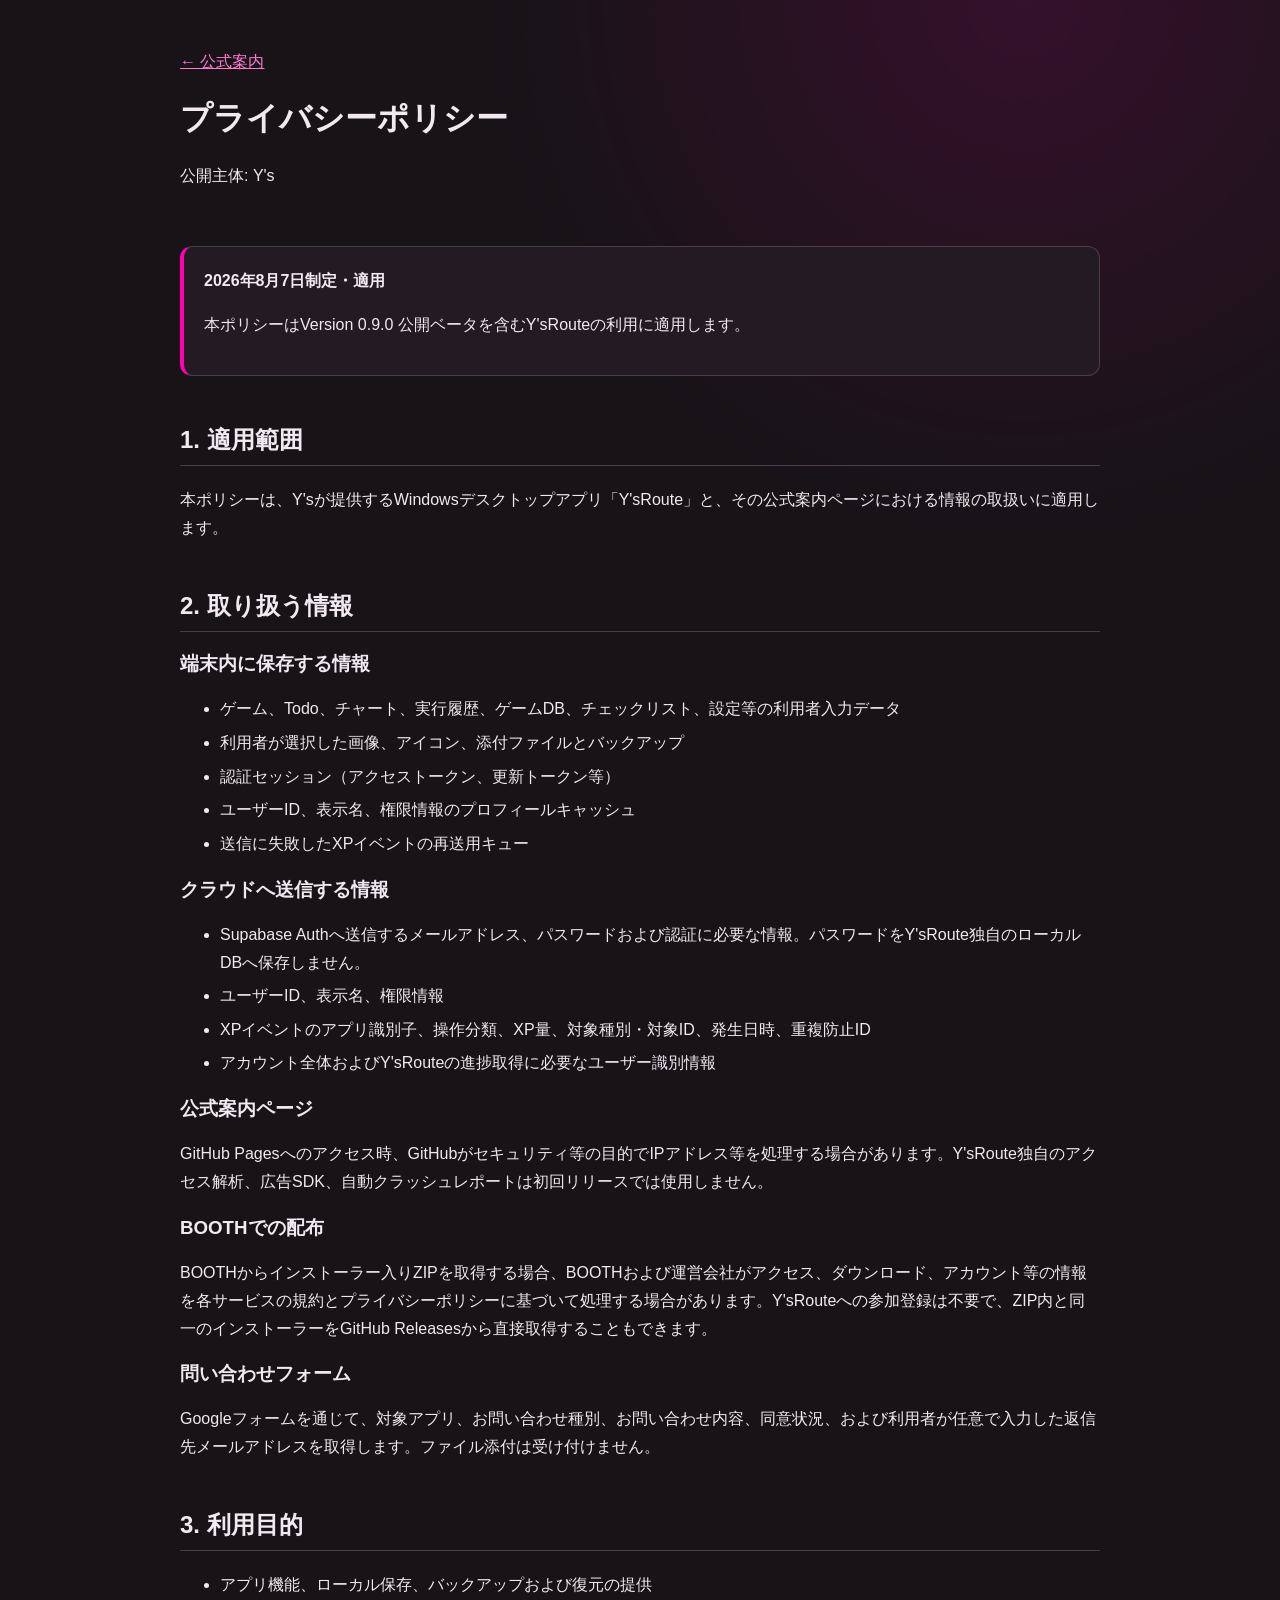
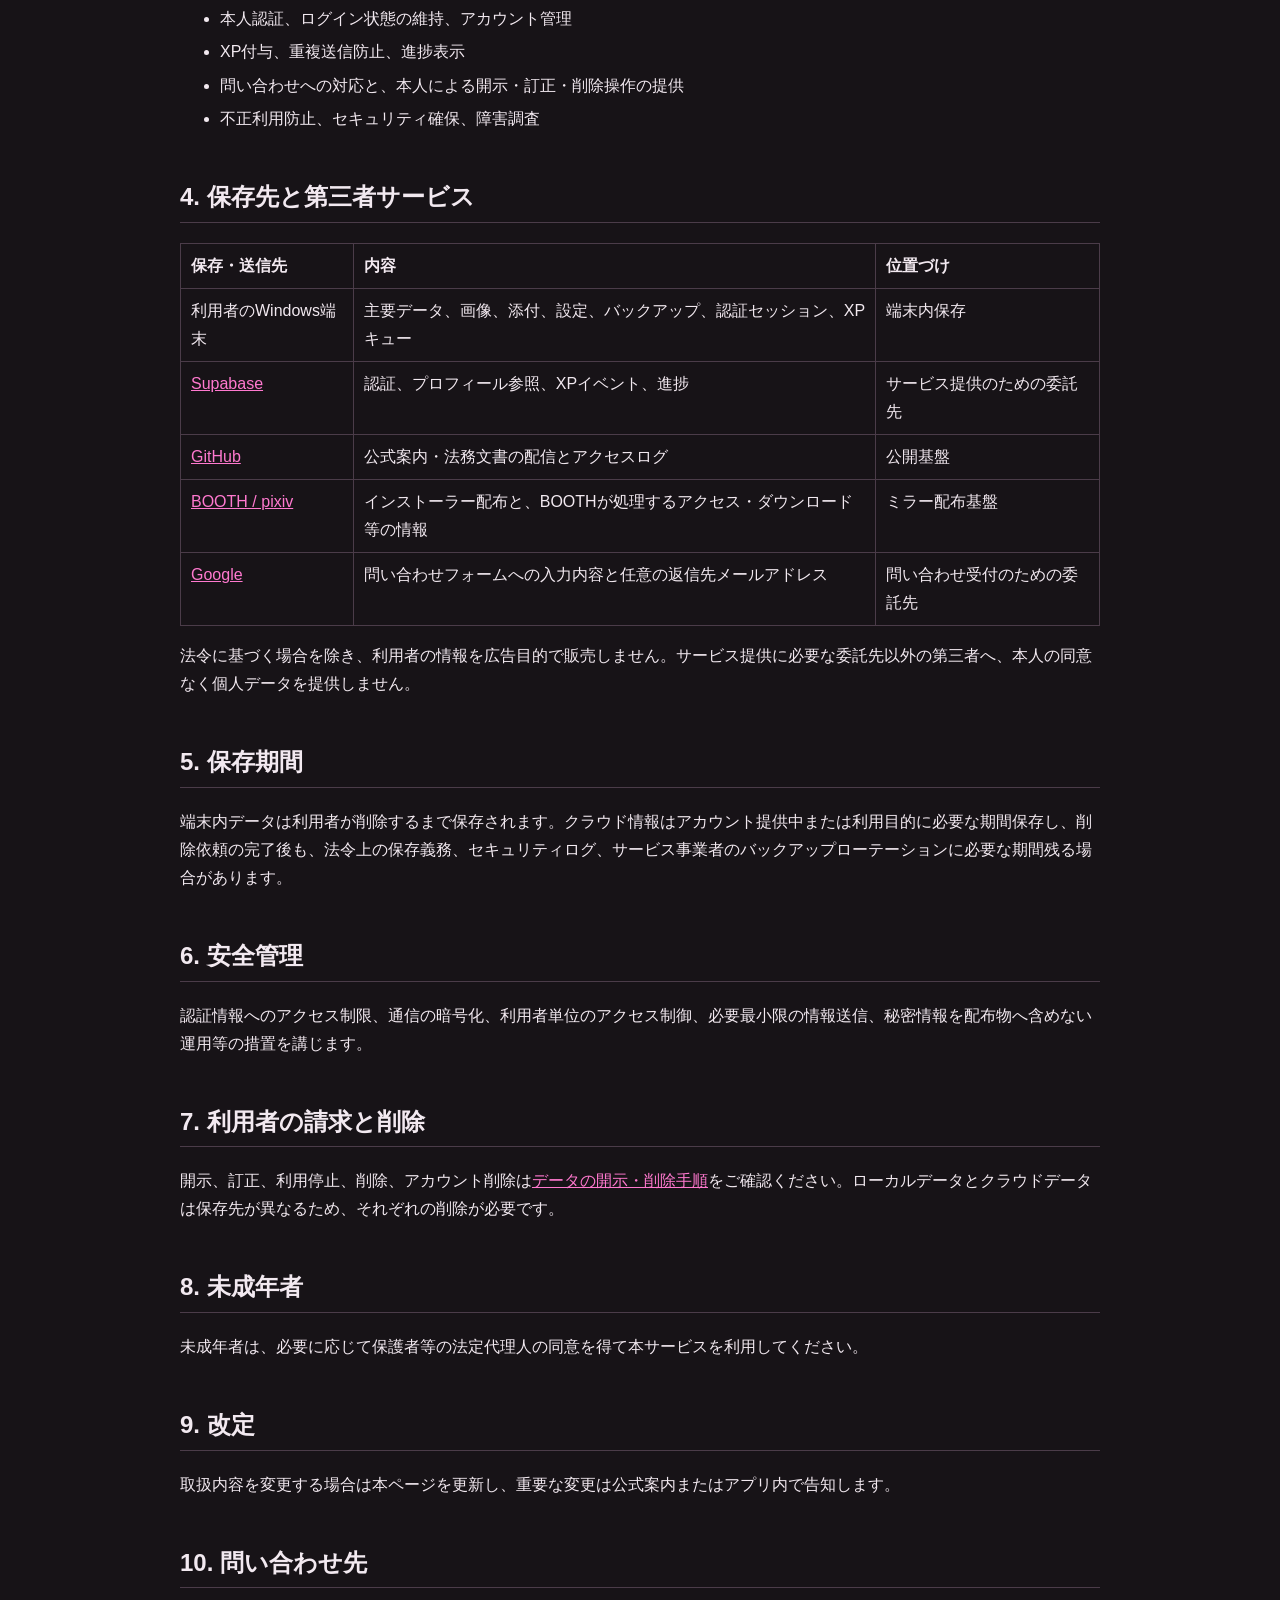
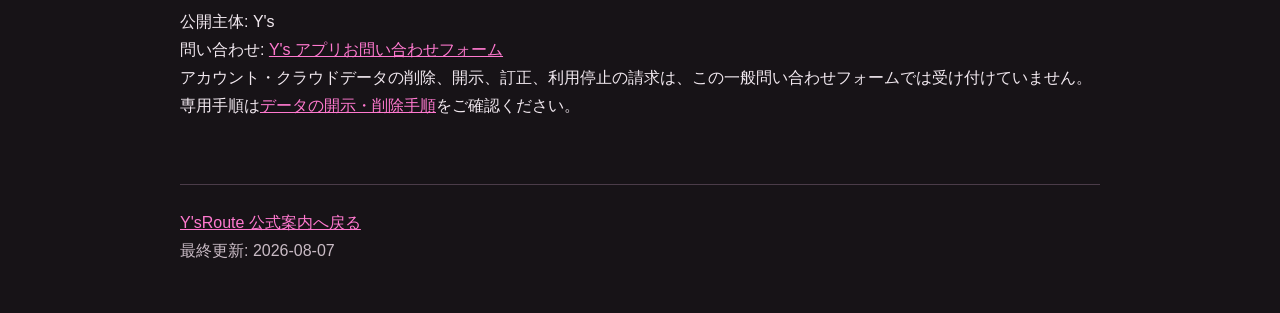
<file: privacy.html>
<!doctype html>
<html lang="ja">
  <head>
    <meta charset="utf-8" />
    <meta name="viewport" content="width=device-width,initial-scale=1" />
    <title>プライバシーポリシー | Y'sRoute</title>
    <link rel="stylesheet" href="styles.css" />
  </head>
  <body>
    <header>
      <a href="index.html">← 公式案内</a>
      <h1>プライバシーポリシー</h1>
      <p>公開主体: Y's</p>
    </header>
    <main>
      <section class="card notice">
        <strong>2026年8月7日制定・適用</strong>
        <p>
          本ポリシーはVersion 0.9.0 公開ベータを含むY'sRouteの利用に適用します。
        </p>
      </section>
      <h2>1. 適用範囲</h2>
      <p>
        本ポリシーは、Y'sが提供するWindowsデスクトップアプリ「Y'sRoute」と、その公式案内ページにおける情報の取扱いに適用します。
      </p>
      <h2>2. 取り扱う情報</h2>
      <h3>端末内に保存する情報</h3>
      <ul>
        <li>
          ゲーム、Todo、チャート、実行履歴、ゲームDB、チェックリスト、設定等の利用者入力データ
        </li>
        <li>利用者が選択した画像、アイコン、添付ファイルとバックアップ</li>
        <li>認証セッション（アクセストークン、更新トークン等）</li>
        <li>ユーザーID、表示名、権限情報のプロフィールキャッシュ</li>
        <li>送信に失敗したXPイベントの再送用キュー</li>
      </ul>
      <h3>クラウドへ送信する情報</h3>
      <ul>
        <li>
          Supabase
          Authへ送信するメールアドレス、パスワードおよび認証に必要な情報。パスワードをY'sRoute独自のローカルDBへ保存しません。
        </li>
        <li>ユーザーID、表示名、権限情報</li>
        <li>
          XPイベントのアプリ識別子、操作分類、XP量、対象種別・対象ID、発生日時、重複防止ID
        </li>
        <li>アカウント全体およびY'sRouteの進捗取得に必要なユーザー識別情報</li>
      </ul>
      <h3>公式案内ページ</h3>
      <p>
        GitHub
        Pagesへのアクセス時、GitHubがセキュリティ等の目的でIPアドレス等を処理する場合があります。Y'sRoute独自のアクセス解析、広告SDK、自動クラッシュレポートは初回リリースでは使用しません。
      </p>
      <h3>BOOTHでの配布</h3>
      <p>
        BOOTHからインストーラー入りZIPを取得する場合、BOOTHおよび運営会社がアクセス、ダウンロード、アカウント等の情報を各サービスの規約とプライバシーポリシーに基づいて処理する場合があります。Y'sRouteへの参加登録は不要で、ZIP内と同一のインストーラーをGitHub
        Releasesから直接取得することもできます。
      </p>
      <h3>問い合わせフォーム</h3>
      <p>
        Googleフォームを通じて、対象アプリ、お問い合わせ種別、お問い合わせ内容、同意状況、および利用者が任意で入力した返信先メールアドレスを取得します。ファイル添付は受け付けません。
      </p>
      <h2>3. 利用目的</h2>
      <ul>
        <li>アプリ機能、ローカル保存、バックアップおよび復元の提供</li>
        <li>本人認証、ログイン状態の維持、アカウント管理</li>
        <li>XP付与、重複送信防止、進捗表示</li>
        <li>問い合わせへの対応と、本人による開示・訂正・削除操作の提供</li>
        <li>不正利用防止、セキュリティ確保、障害調査</li>
      </ul>
      <h2>4. 保存先と第三者サービス</h2>
      <table>
        <thead>
          <tr>
            <th>保存・送信先</th>
            <th>内容</th>
            <th>位置づけ</th>
          </tr>
        </thead>
        <tbody>
          <tr>
            <td>利用者のWindows端末</td>
            <td>
              主要データ、画像、添付、設定、バックアップ、認証セッション、XPキュー
            </td>
            <td>端末内保存</td>
          </tr>
          <tr>
            <td><a href="https://supabase.com/privacy">Supabase</a></td>
            <td>認証、プロフィール参照、XPイベント、進捗</td>
            <td>サービス提供のための委託先</td>
          </tr>
          <tr>
            <td>
              <a
                href="https://docs.github.com/site-policy/privacy-policies/github-privacy-statement"
                >GitHub</a
              >
            </td>
            <td>公式案内・法務文書の配信とアクセスログ</td>
            <td>公開基盤</td>
          </tr>
          <tr>
            <td><a href="https://policies.pixiv.net/">BOOTH / pixiv</a></td>
            <td>
              インストーラー配布と、BOOTHが処理するアクセス・ダウンロード等の情報
            </td>
            <td>ミラー配布基盤</td>
          </tr>
          <tr>
            <td><a href="https://policies.google.com/privacy">Google</a></td>
            <td>問い合わせフォームへの入力内容と任意の返信先メールアドレス</td>
            <td>問い合わせ受付のための委託先</td>
          </tr>
        </tbody>
      </table>
      <p>
        法令に基づく場合を除き、利用者の情報を広告目的で販売しません。サービス提供に必要な委託先以外の第三者へ、本人の同意なく個人データを提供しません。
      </p>
      <h2>5. 保存期間</h2>
      <p>
        端末内データは利用者が削除するまで保存されます。クラウド情報はアカウント提供中または利用目的に必要な期間保存し、削除依頼の完了後も、法令上の保存義務、セキュリティログ、サービス事業者のバックアップローテーションに必要な期間残る場合があります。
      </p>
      <h2>6. 安全管理</h2>
      <p>
        認証情報へのアクセス制限、通信の暗号化、利用者単位のアクセス制御、必要最小限の情報送信、秘密情報を配布物へ含めない運用等の措置を講じます。
      </p>
      <h2>7. 利用者の請求と削除</h2>
      <p>
        開示、訂正、利用停止、削除、アカウント削除は<a href="data-requests.html"
          >データの開示・削除手順</a
        >をご確認ください。ローカルデータとクラウドデータは保存先が異なるため、それぞれの削除が必要です。
      </p>
      <h2>8. 未成年者</h2>
      <p>
        未成年者は、必要に応じて保護者等の法定代理人の同意を得て本サービスを利用してください。
      </p>
      <h2>9. 改定</h2>
      <p>
        取扱内容を変更する場合は本ページを更新し、重要な変更は公式案内またはアプリ内で告知します。
      </p>
      <h2>10. 問い合わせ先</h2>
      <p>
        公開主体: Y's<br />問い合わせ:
        <a
          href="https://docs.google.com/forms/d/e/1FAIpQLSdzVtf3UM9eiOe7GIHhvDd651iTbkwsD_bQ8KIqat9l2DkH5Q/viewform"
          >Y's アプリお問い合わせフォーム</a
        ><br />アカウント・クラウドデータの削除、開示、訂正、利用停止の請求は、この一般問い合わせフォームでは受け付けていません。専用手順は<a
          href="data-requests.html"
          >データの開示・削除手順</a
        >をご確認ください。
      </p>
    </main>
    <footer>
      <a href="index.html">Y'sRoute 公式案内へ戻る</a><br />最終更新: 2026-08-07
    </footer>
  </body>
</html>
</file>
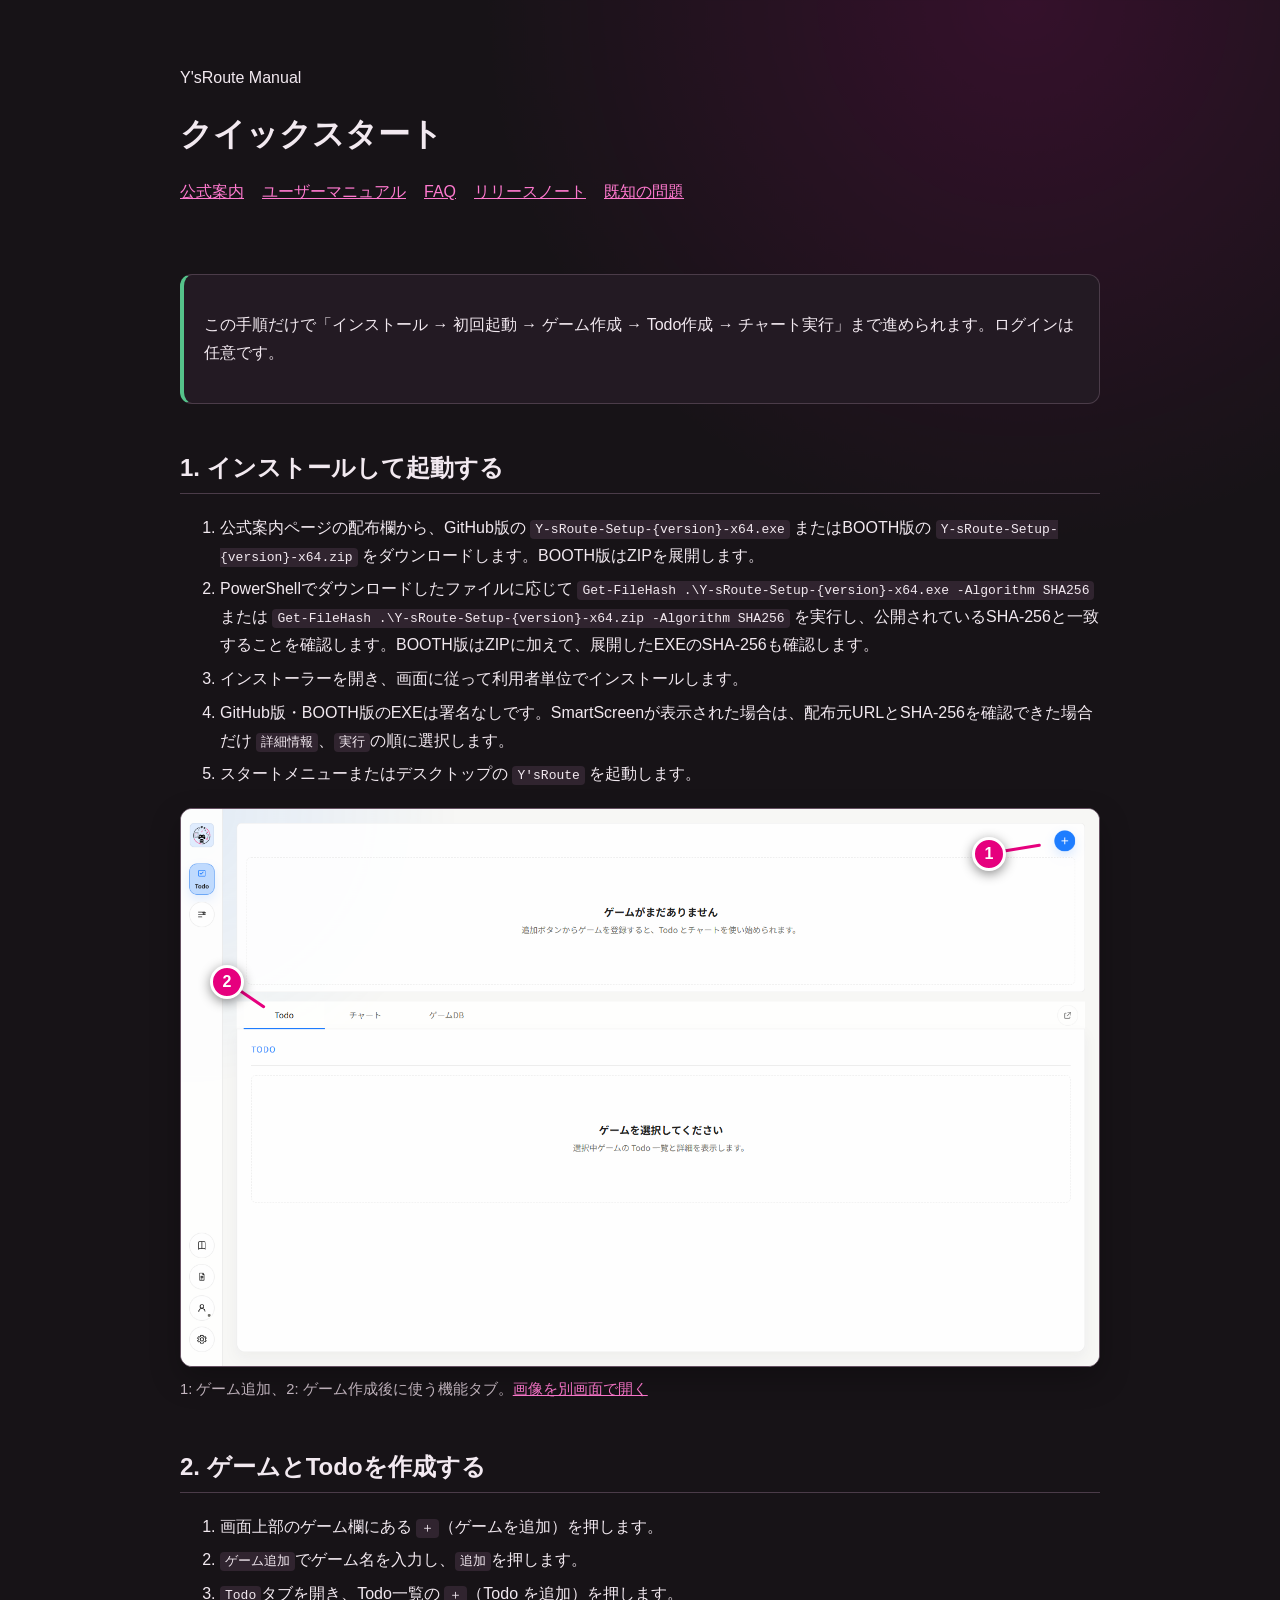
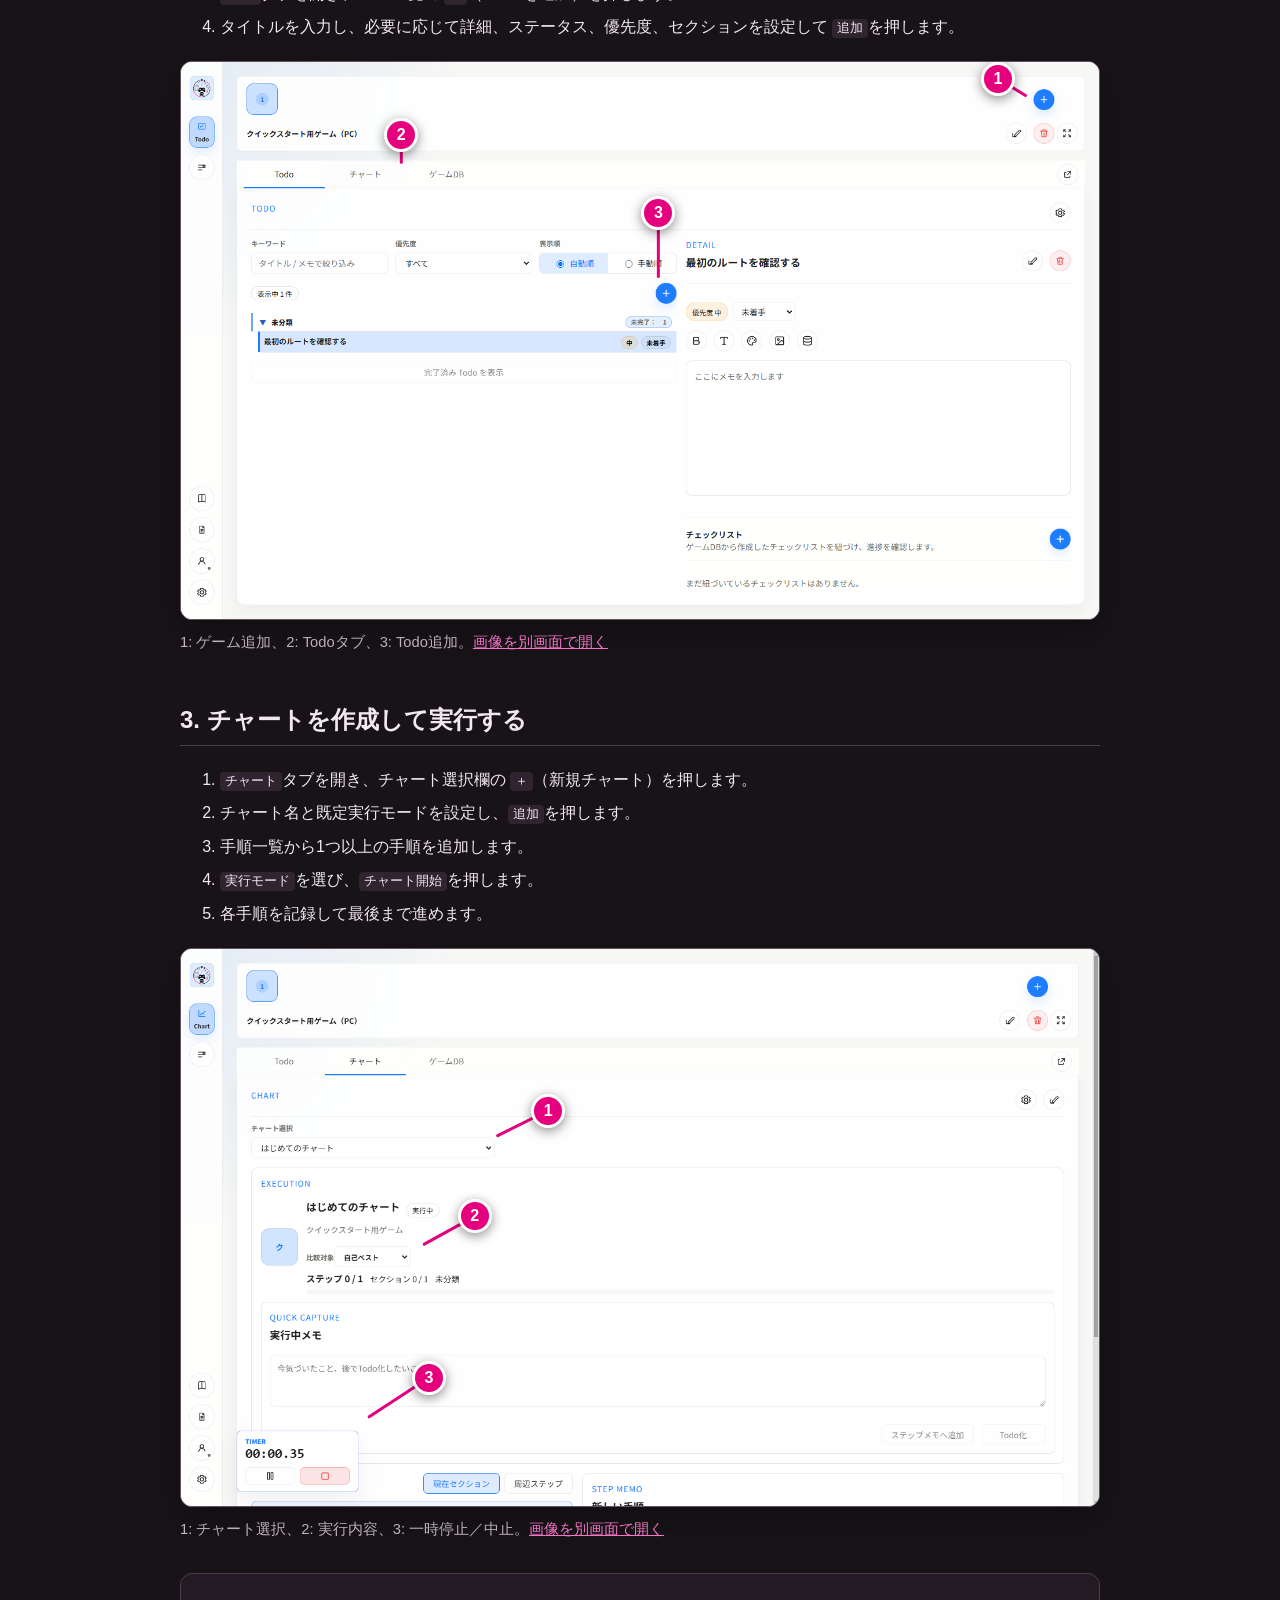
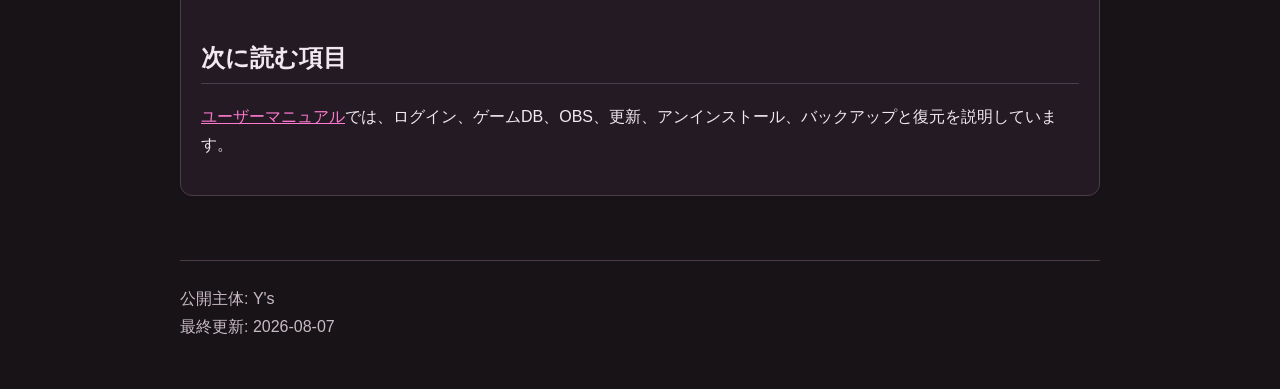
<file: quick-start.html>
<!doctype html>
<html lang="ja">
  <head>
    <meta charset="utf-8" />
    <meta name="viewport" content="width=device-width,initial-scale=1" />
    <title>クイックスタート | Y'sRoute</title>
    <link rel="stylesheet" href="styles.css" />
  </head>
  <body>
    <header>
      <p>Y'sRoute Manual</p>
      <h1>クイックスタート</h1>
      <nav class="manual-nav">
        <a href="index.html">公式案内</a><a href="manual.html">ユーザーマニュアル</a
        ><a href="faq.html">FAQ</a><a href="release-notes.html">リリースノート</a
        ><a href="known-issues.html">既知の問題</a>
      </nav>
    </header>
    <main>
      <section class="card success">
        <p>
          この手順だけで「インストール → 初回起動 → ゲーム作成 → Todo作成 →
          チャート実行」まで進められます。ログインは任意です。
        </p>
      </section>
      <section>
        <h2>1. インストールして起動する</h2>
        <ol>
          <li>
            公式案内ページの配布欄から、GitHub版の
            <code>Y-sRoute-Setup-{version}-x64.exe</code> またはBOOTH版の
            <code>Y-sRoute-Setup-{version}-x64.zip</code>
            をダウンロードします。BOOTH版はZIPを展開します。
          </li>
          <li>
            PowerShellでダウンロードしたファイルに応じて
            <code
              >Get-FileHash .\Y-sRoute-Setup-{version}-x64.exe -Algorithm
              SHA256</code
            >
            または
            <code
              >Get-FileHash .\Y-sRoute-Setup-{version}-x64.zip -Algorithm
              SHA256</code
            >
            を実行し、公開されているSHA-256と一致することを確認します。BOOTH版はZIPに加えて、展開したEXEのSHA-256も確認します。
          </li>
          <li>
            インストーラーを開き、画面に従って利用者単位でインストールします。
          </li>
          <li>
            GitHub版・BOOTH版のEXEは署名なしです。SmartScreenが表示された場合は、配布元URLとSHA-256を確認できた場合だけ
            <code>詳細情報</code>、<code>実行</code>の順に選択します。
          </li>
          <li>
            スタートメニューまたはデスクトップの
            <code>Y'sRoute</code> を起動します。
          </li>
        </ol>
        <figure class="annotated-figure">
          <div class="focus-frame focus-initial">
            <img src="assets/manual/quick-start-main.png" alt="初回起動後の操作位置" />
            <svg class="callout-lines" viewBox="0 0 100 100" preserveAspectRatio="none" aria-hidden="true">
              <line x1="88" y1="8" x2="93.5" y2="6.5" />
              <line x1="5" y1="31" x2="9" y2="35.5" />
            </svg>
            <span class="callout-marker" style="left: 88%; top: 8%">1</span>
            <span class="callout-marker" style="left: 5%; top: 31%">2</span>
          </div>
          <figcaption>1: ゲーム追加、2: ゲーム作成後に使う機能タブ。<a href="assets/manual/quick-start-main.png">画像を別画面で開く</a></figcaption>
        </figure>
      </section>
      <section>
        <h2>2. ゲームとTodoを作成する</h2>
        <ol>
          <li>
            画面上部のゲーム欄にある <code>＋</code>（ゲームを追加）を押します。
          </li>
          <li>
            <code>ゲーム追加</code
            >でゲーム名を入力し、<code>追加</code>を押します。
          </li>
          <li>
            <code>Todo</code>タブを開き、Todo一覧の <code>＋</code>（Todo
            を追加）を押します。
          </li>
          <li>
            タイトルを入力し、必要に応じて詳細、ステータス、優先度、セクションを設定して
            <code>追加</code>を押します。
          </li>
        </ol>
        <figure class="annotated-figure">
          <div class="focus-frame focus-game-todo">
            <img src="assets/manual/quick-start-todo.png" alt="ゲームとTodoを作成した画面" />
            <svg class="callout-lines" viewBox="0 0 100 100" preserveAspectRatio="none" aria-hidden="true">
              <line x1="89" y1="3" x2="92" y2="6" />
              <line x1="24" y1="13" x2="24" y2="18" />
              <line x1="52" y1="27" x2="52" y2="38.5" />
            </svg>
            <span class="callout-marker" style="left: 89%; top: 3%">1</span>
            <span class="callout-marker" style="left: 24%; top: 13%">2</span>
            <span class="callout-marker" style="left: 52%; top: 27%">3</span>
          </div>
          <figcaption>1: ゲーム追加、2: Todoタブ、3: Todo追加。<a href="assets/manual/quick-start-todo.png">画像を別画面で開く</a></figcaption>
        </figure>
      </section>
      <section>
        <h2>3. チャートを作成して実行する</h2>
        <ol>
          <li>
            <code>チャート</code>タブを開き、チャート選択欄の
            <code>＋</code>（新規チャート）を押します。
          </li>
          <li>
            チャート名と既定実行モードを設定し、<code>追加</code>を押します。
          </li>
          <li>手順一覧から1つ以上の手順を追加します。</li>
          <li>
            <code>実行モード</code>を選び、<code>チャート開始</code>を押します。
          </li>
          <li>各手順を記録して最後まで進めます。</li>
        </ol>
        <figure class="annotated-figure">
          <div class="focus-frame focus-chart">
            <img src="assets/manual/quick-start-chart.png" alt="チャート実行画面" />
            <svg class="callout-lines" viewBox="0 0 100 100" preserveAspectRatio="none" aria-hidden="true">
              <line x1="40" y1="29" x2="34.5" y2="33.5" />
              <line x1="32" y1="48" x2="26.5" y2="53" />
              <line x1="27" y1="77" x2="20.5" y2="84" />
            </svg>
            <span class="callout-marker" style="left: 40%; top: 29%">1</span>
            <span class="callout-marker" style="left: 32%; top: 48%">2</span>
            <span class="callout-marker" style="left: 27%; top: 77%">3</span>
          </div>
          <figcaption>1: チャート選択、2: 実行内容、3: 一時停止／中止。<a href="assets/manual/quick-start-chart.png">画像を別画面で開く</a></figcaption>
        </figure>
      </section>
      <section class="card">
        <h2>次に読む項目</h2>
        <p>
          <a href="manual.html">ユーザーマニュアル</a
          >では、ログイン、ゲームDB、OBS、更新、アンインストール、バックアップと復元を説明しています。
        </p>
      </section>
    </main>
    <footer>公開主体: Y's<br />最終更新: 2026-08-07</footer>
  </body>
</html>
</file>
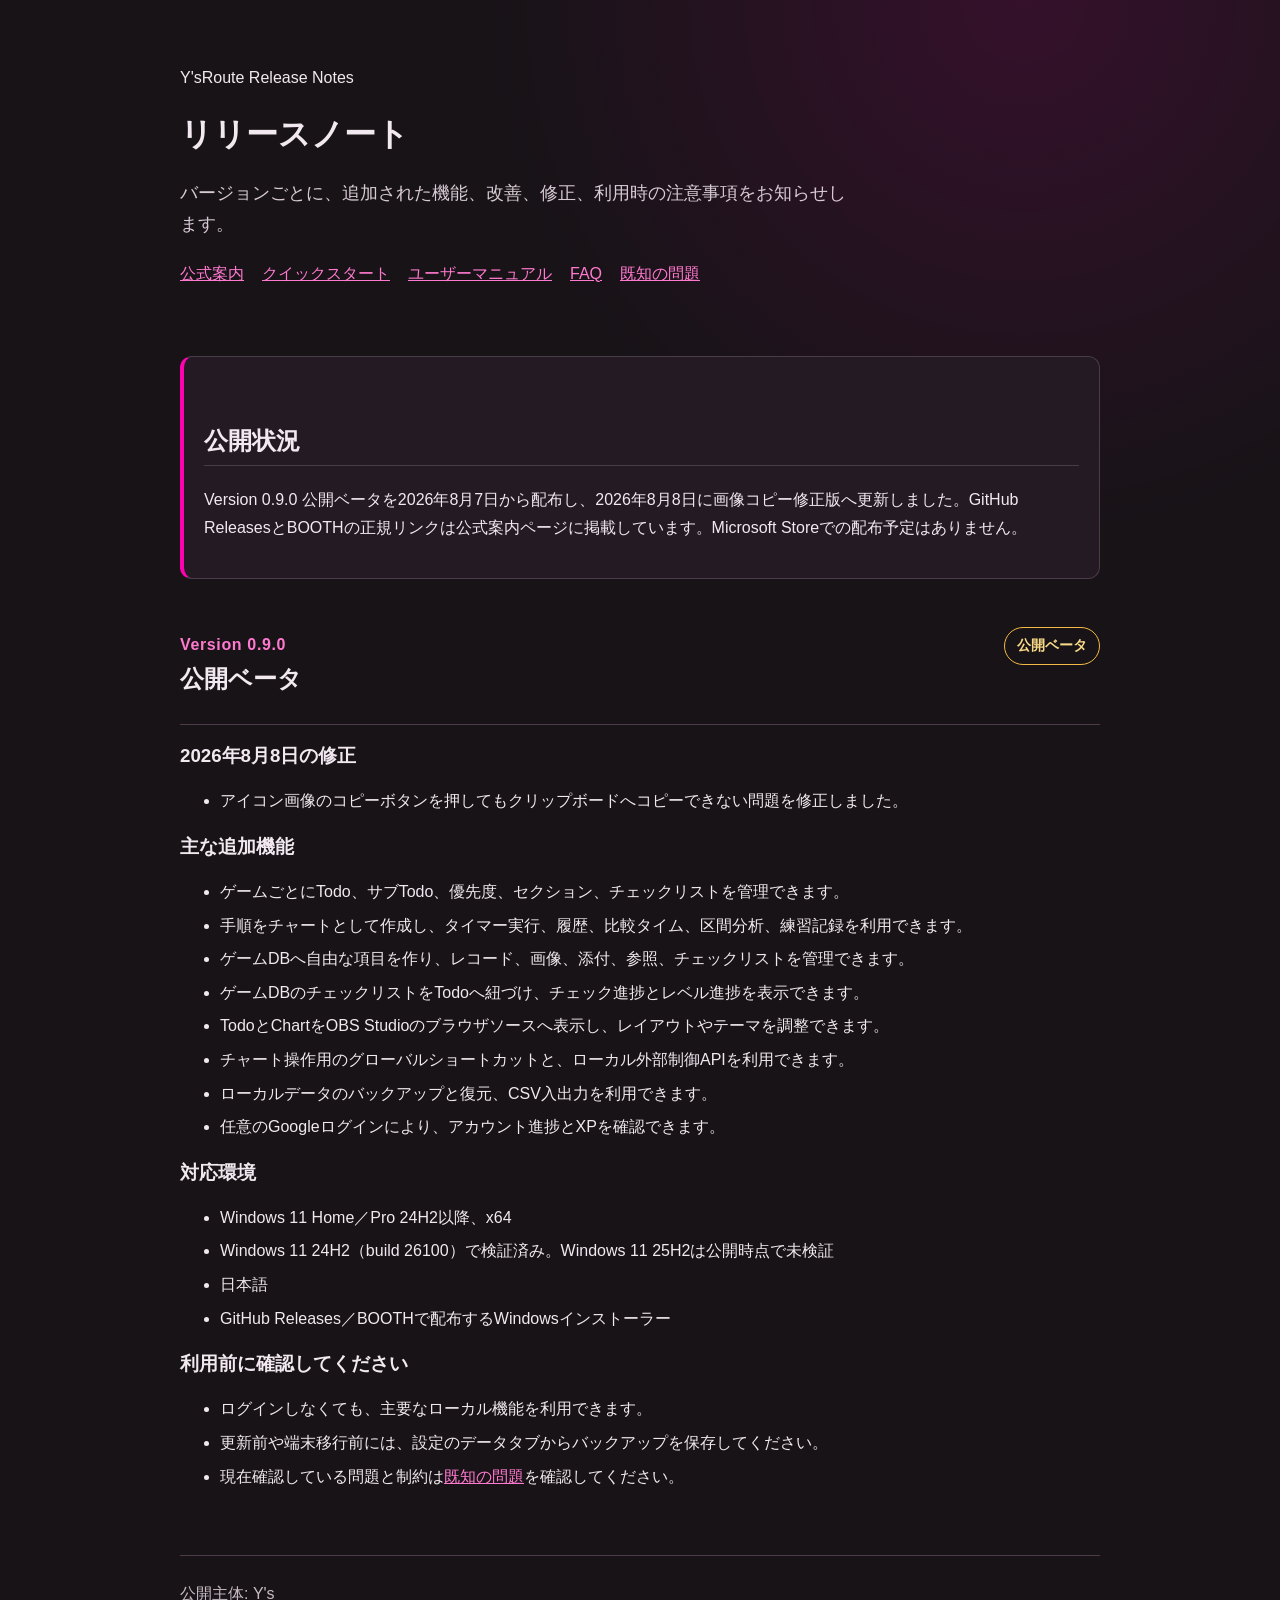
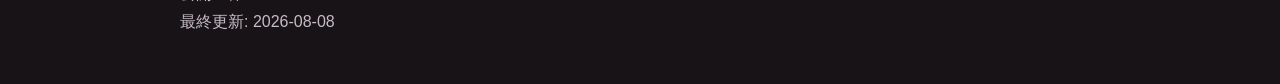
<file: release-notes.html>
<!doctype html>
<html lang="ja">
  <head>
    <meta charset="utf-8" />
    <meta name="viewport" content="width=device-width,initial-scale=1" />
    <title>リリースノート | Y'sRoute</title>
    <link rel="stylesheet" href="styles.css" />
  </head>
  <body>
    <header>
      <p>Y'sRoute Release Notes</p>
      <h1>リリースノート</h1>
      <p class="hero-lead">
        バージョンごとに、追加された機能、改善、修正、利用時の注意事項をお知らせします。
      </p>
      <nav class="manual-nav">
        <a href="index.html">公式案内</a
        ><a href="quick-start.html">クイックスタート</a
        ><a href="manual.html">ユーザーマニュアル</a><a href="faq.html">FAQ</a
        ><a href="known-issues.html">既知の問題</a>
      </nav>
    </header>
    <main>
      <section class="card notice">
        <h2>公開状況</h2>
        <p>
          Version
          0.9.0 公開ベータを2026年8月7日から配布し、2026年8月8日に画像コピー修正版へ更新しました。GitHub
          ReleasesとBOOTHの正規リンクは公式案内ページに掲載しています。Microsoft
          Storeでの配布予定はありません。
        </p>
      </section>

      <article class="release-entry" id="v0-9-0">
        <div class="release-heading">
          <div>
            <p class="release-version">Version 0.9.0</p>
            <h2>公開ベータ</h2>
          </div>
          <span class="release-status">公開ベータ</span>
        </div>

        <h3>2026年8月8日の修正</h3>
        <ul>
          <li>
            アイコン画像のコピーボタンを押してもクリップボードへコピーできない問題を修正しました。
          </li>
        </ul>

        <h3>主な追加機能</h3>
        <ul>
          <li>
            ゲームごとにTodo、サブTodo、優先度、セクション、チェックリストを管理できます。
          </li>
          <li>
            手順をチャートとして作成し、タイマー実行、履歴、比較タイム、区間分析、練習記録を利用できます。
          </li>
          <li>
            ゲームDBへ自由な項目を作り、レコード、画像、添付、参照、チェックリストを管理できます。
          </li>
          <li>
            ゲームDBのチェックリストをTodoへ紐づけ、チェック進捗とレベル進捗を表示できます。
          </li>
          <li>
            TodoとChartをOBS
            Studioのブラウザソースへ表示し、レイアウトやテーマを調整できます。
          </li>
          <li>
            チャート操作用のグローバルショートカットと、ローカル外部制御APIを利用できます。
          </li>
          <li>ローカルデータのバックアップと復元、CSV入出力を利用できます。</li>
          <li>
            任意のGoogleログインにより、アカウント進捗とXPを確認できます。
          </li>
        </ul>

        <h3>対応環境</h3>
        <ul>
          <li>Windows 11 Home／Pro 24H2以降、x64</li>
          <li>Windows 11 24H2（build 26100）で検証済み。Windows 11 25H2は公開時点で未検証</li>
          <li>日本語</li>
          <li>GitHub Releases／BOOTHで配布するWindowsインストーラー</li>
        </ul>

        <h3>利用前に確認してください</h3>
        <ul>
          <li>ログインしなくても、主要なローカル機能を利用できます。</li>
          <li>
            更新前や端末移行前には、設定のデータタブからバックアップを保存してください。
          </li>
          <li>
            現在確認している問題と制約は<a href="known-issues.html"
              >既知の問題</a
            >を確認してください。
          </li>
        </ul>
      </article>
    </main>
    <footer>公開主体: Y's<br />最終更新: 2026-08-08</footer>
  </body>
</html>
</file>
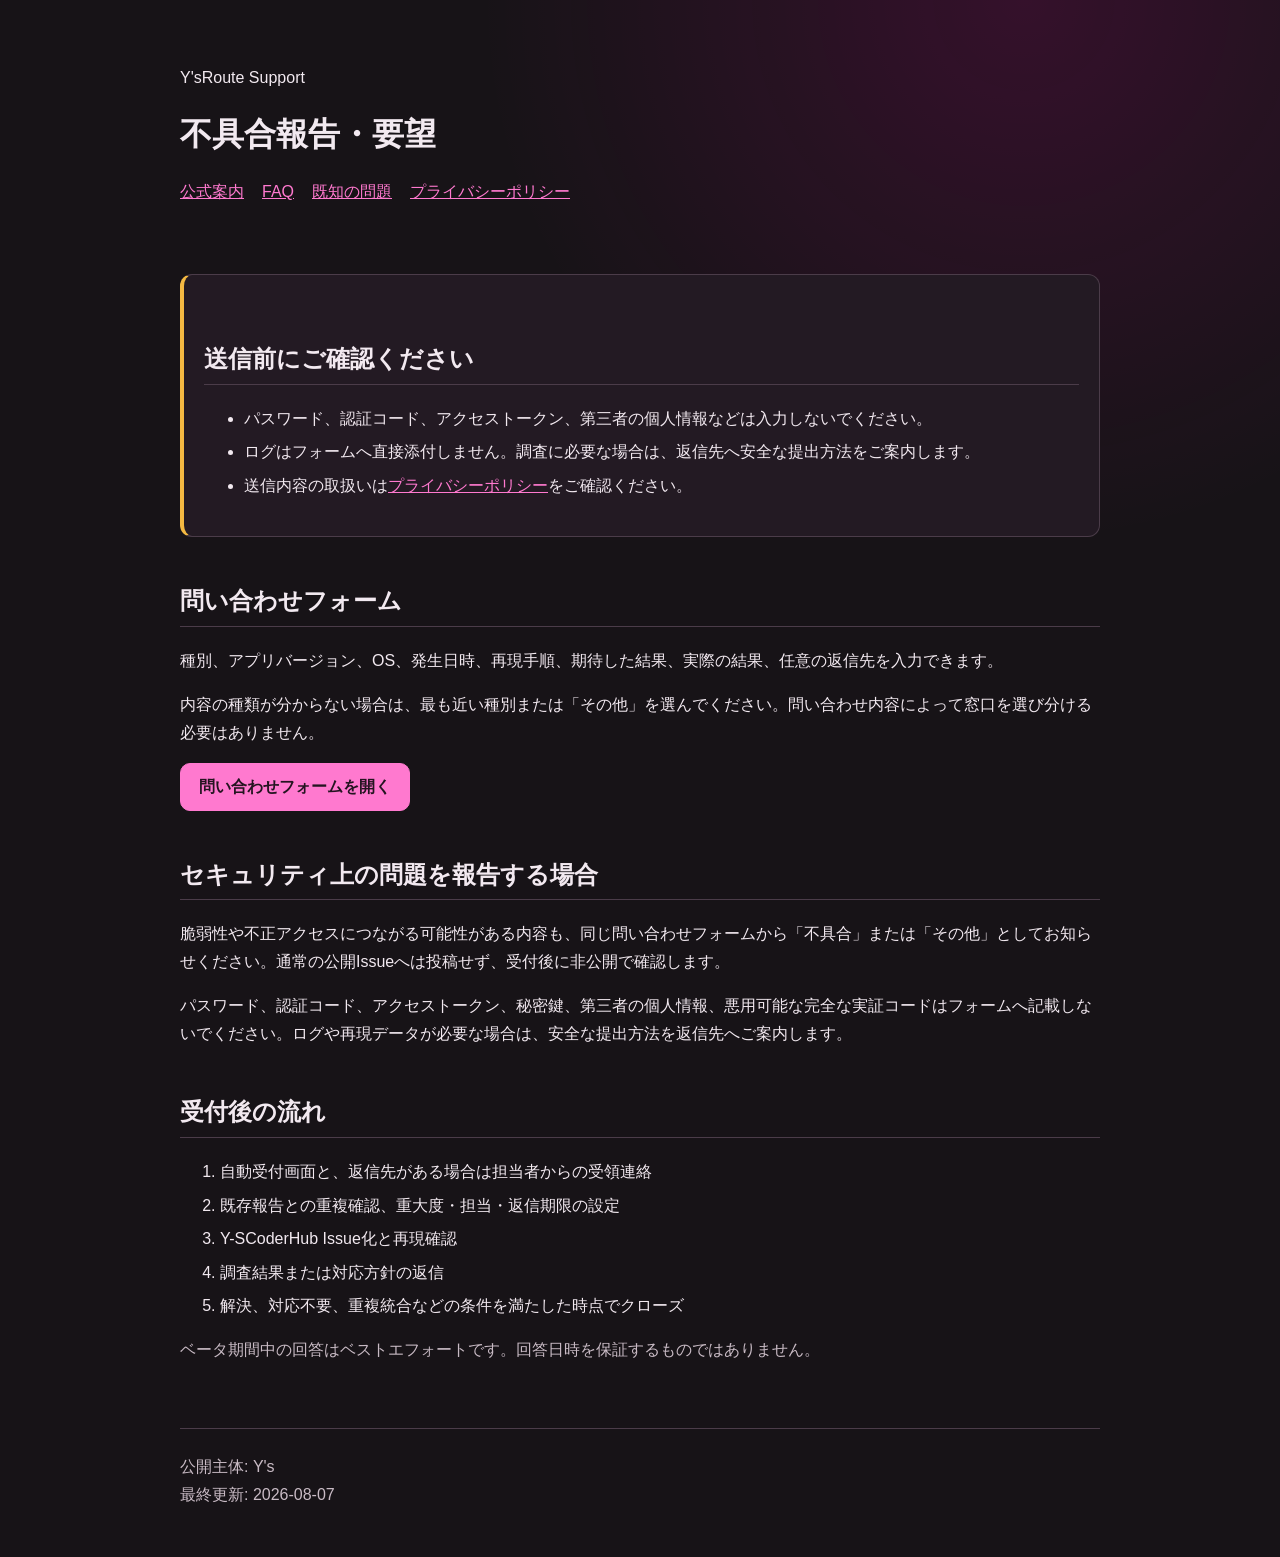
<file: support.html>
<!doctype html>
<html lang="ja">
  <head>
    <meta charset="utf-8" />
    <meta name="viewport" content="width=device-width,initial-scale=1" />
    <title>不具合報告・要望 | Y'sRoute</title>
    <link rel="stylesheet" href="styles.css" />
  </head>
  <body>
    <header>
      <p>Y'sRoute Support</p>
      <h1>不具合報告・要望</h1>
      <nav class="manual-nav">
        <a href="index.html">公式案内</a><a href="faq.html">FAQ</a
        ><a href="known-issues.html">既知の問題</a
        ><a href="privacy.html">プライバシーポリシー</a>
      </nav>
    </header>
    <main>
      <section class="card warning">
        <h2>送信前にご確認ください</h2>
        <ul>
          <li>
            パスワード、認証コード、アクセストークン、第三者の個人情報などは入力しないでください。
          </li>
          <li>
            ログはフォームへ直接添付しません。調査に必要な場合は、返信先へ安全な提出方法をご案内します。
          </li>
          <li>
            送信内容の取扱いは<a href="privacy.html">プライバシーポリシー</a
            >をご確認ください。
          </li>
        </ul>
      </section>
      <section>
        <h2>問い合わせフォーム</h2>
        <p>
          種別、アプリバージョン、OS、発生日時、再現手順、期待した結果、実際の結果、任意の返信先を入力できます。
        </p>
        <p>
          内容の種類が分からない場合は、最も近い種別または「その他」を選んでください。問い合わせ内容によって窓口を選び分ける必要はありません。
        </p>
        <p>
          <a
            class="primary-action support-action"
            href="https://docs.google.com/forms/d/e/1FAIpQLSdzVtf3UM9eiOe7GIHhvDd651iTbkwsD_bQ8KIqat9l2DkH5Q/viewform"
            >問い合わせフォームを開く</a
          >
        </p>
      </section>
      <section>
        <h2>セキュリティ上の問題を報告する場合</h2>
        <p>
          脆弱性や不正アクセスにつながる可能性がある内容も、同じ問い合わせフォームから「不具合」または「その他」としてお知らせください。通常の公開Issueへは投稿せず、受付後に非公開で確認します。
        </p>
        <p>
          パスワード、認証コード、アクセストークン、秘密鍵、第三者の個人情報、悪用可能な完全な実証コードはフォームへ記載しないでください。ログや再現データが必要な場合は、安全な提出方法を返信先へご案内します。
        </p>
      </section>
      <section>
        <h2>受付後の流れ</h2>
        <ol>
          <li>自動受付画面と、返信先がある場合は担当者からの受領連絡</li>
          <li>既存報告との重複確認、重大度・担当・返信期限の設定</li>
          <li>Y-SCoderHub Issue化と再現確認</li>
          <li>調査結果または対応方針の返信</li>
          <li>解決、対応不要、重複統合などの条件を満たした時点でクローズ</li>
        </ol>
        <p class="muted">
          ベータ期間中の回答はベストエフォートです。回答日時を保証するものではありません。
        </p>
      </section>
    </main>
    <footer>公開主体: Y's<br />最終更新: 2026-08-07</footer>
  </body>
</html>
</file>
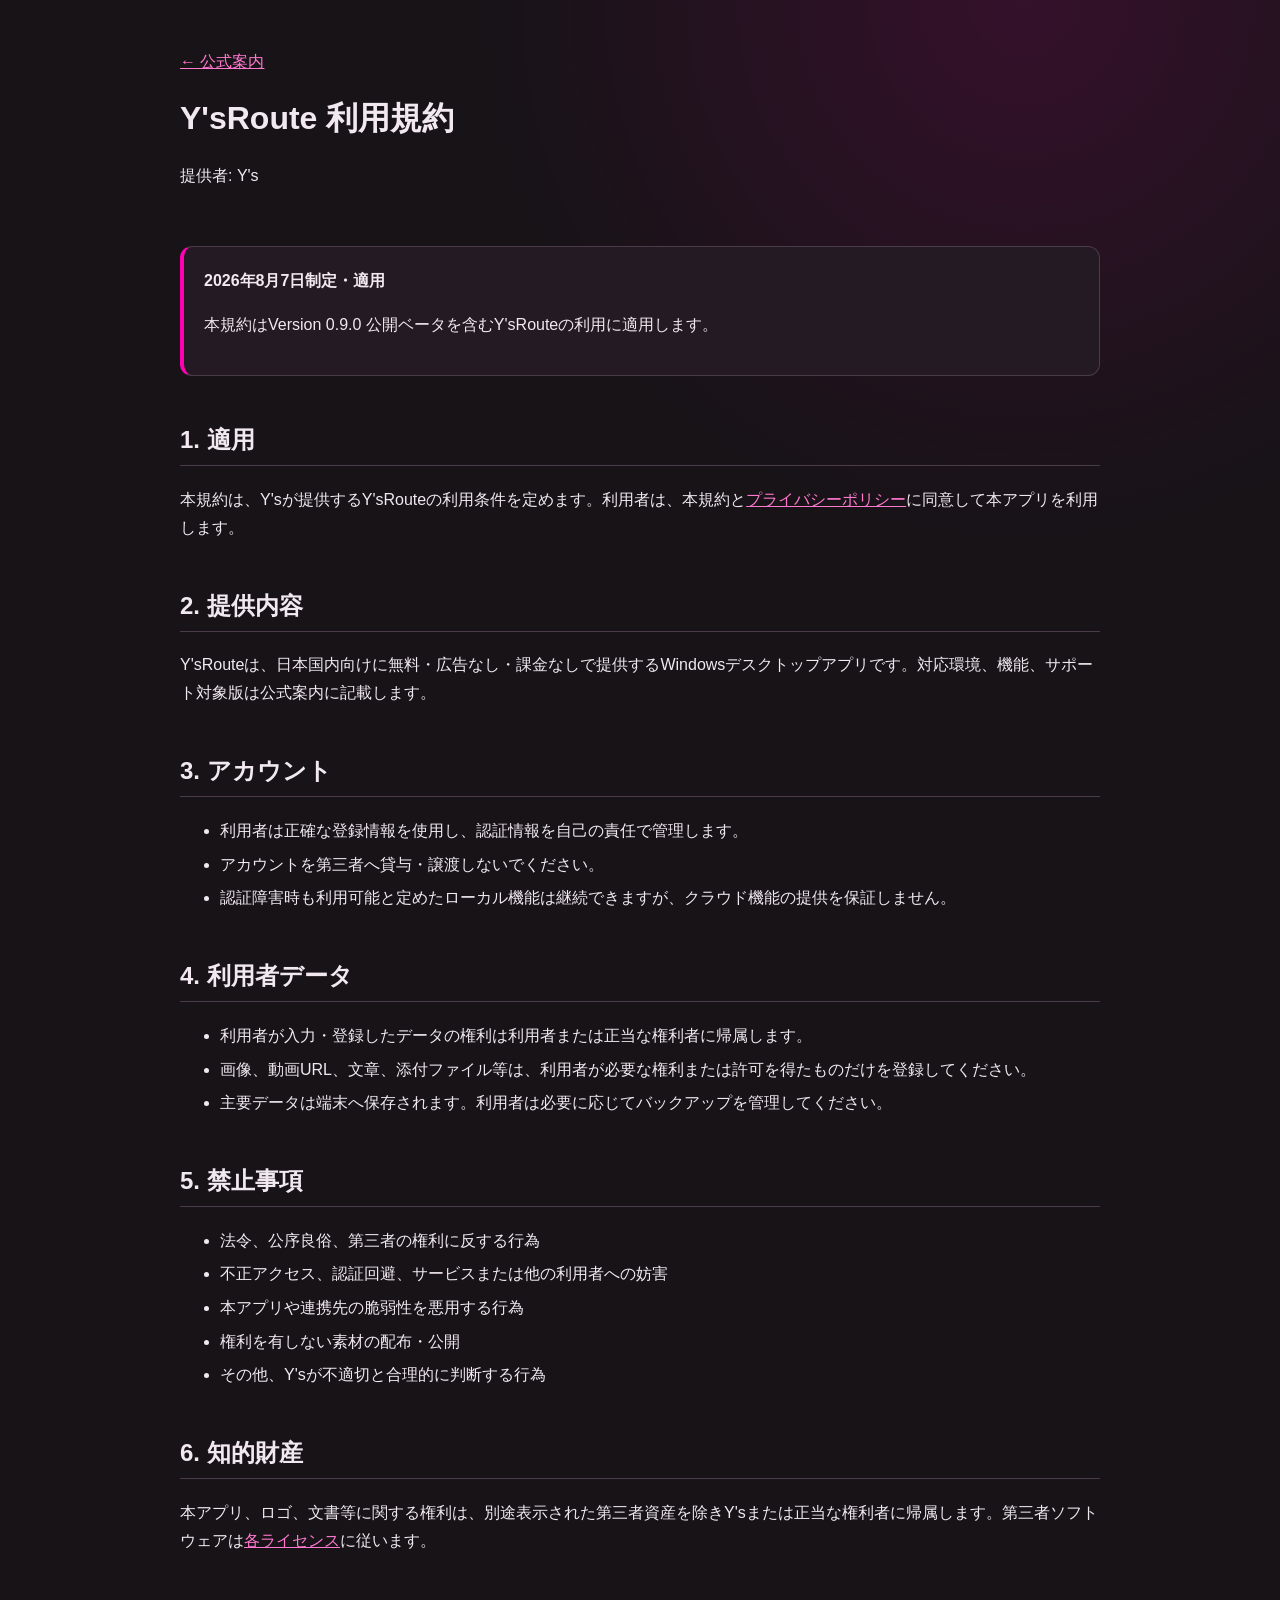
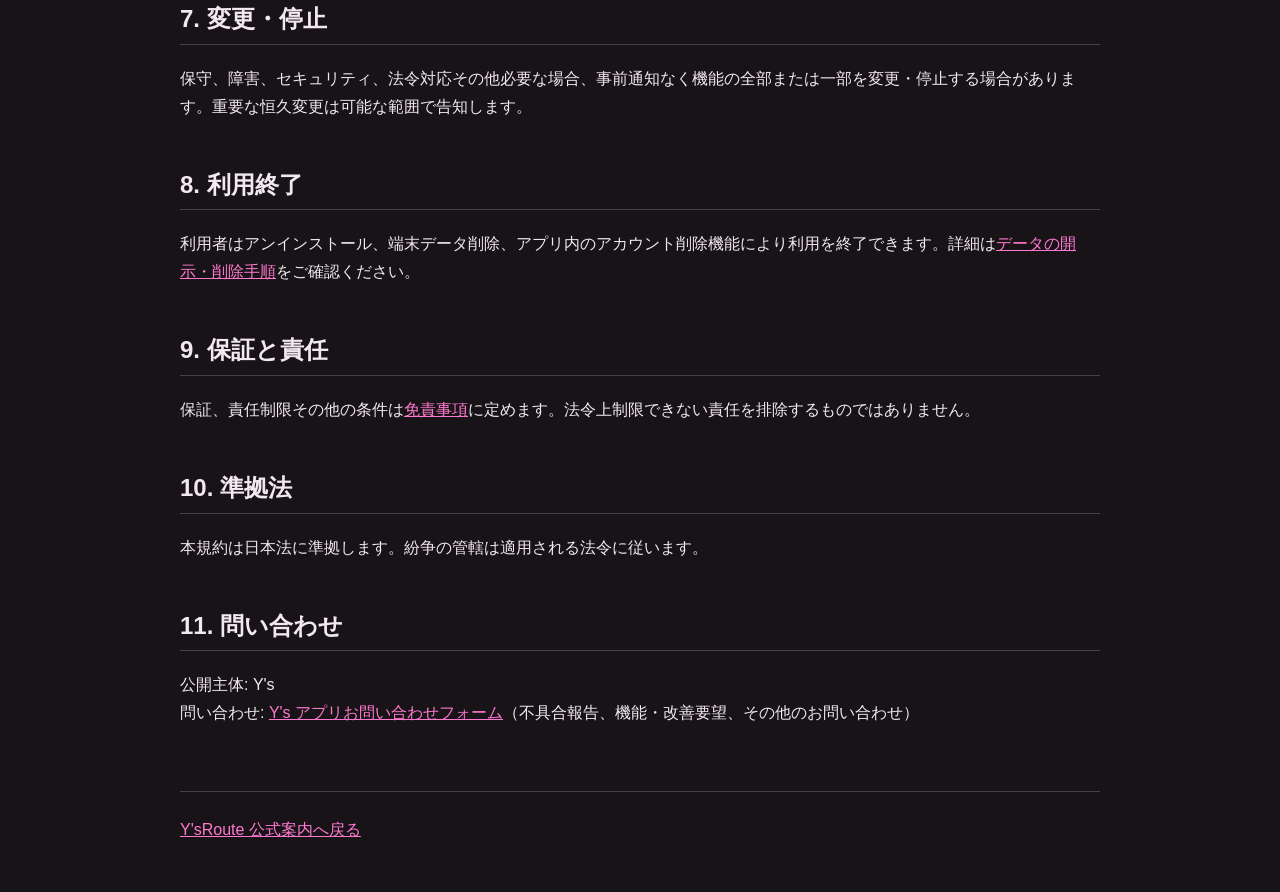
<file: terms.html>
<!doctype html>
<html lang="ja">
  <head>
    <meta charset="utf-8" />
    <meta name="viewport" content="width=device-width,initial-scale=1" />
    <title>利用規約 | Y'sRoute</title>
    <link rel="stylesheet" href="styles.css" />
  </head>
  <body>
    <header>
      <a href="index.html">← 公式案内</a>
      <h1>Y'sRoute 利用規約</h1>
      <p>提供者: Y's</p>
    </header>
    <main>
      <section class="card notice">
        <strong>2026年8月7日制定・適用</strong>
        <p>本規約はVersion 0.9.0 公開ベータを含むY'sRouteの利用に適用します。</p>
      </section>
      <h2>1. 適用</h2>
      <p>
        本規約は、Y'sが提供するY'sRouteの利用条件を定めます。利用者は、本規約と<a
          href="privacy.html"
          >プライバシーポリシー</a
        >に同意して本アプリを利用します。
      </p>
      <h2>2. 提供内容</h2>
      <p>
        Y'sRouteは、日本国内向けに無料・広告なし・課金なしで提供するWindowsデスクトップアプリです。対応環境、機能、サポート対象版は公式案内に記載します。
      </p>
      <h2>3. アカウント</h2>
      <ul>
        <li>
          利用者は正確な登録情報を使用し、認証情報を自己の責任で管理します。
        </li>
        <li>アカウントを第三者へ貸与・譲渡しないでください。</li>
        <li>
          認証障害時も利用可能と定めたローカル機能は継続できますが、クラウド機能の提供を保証しません。
        </li>
      </ul>
      <h2>4. 利用者データ</h2>
      <ul>
        <li>
          利用者が入力・登録したデータの権利は利用者または正当な権利者に帰属します。
        </li>
        <li>
          画像、動画URL、文章、添付ファイル等は、利用者が必要な権利または許可を得たものだけを登録してください。
        </li>
        <li>
          主要データは端末へ保存されます。利用者は必要に応じてバックアップを管理してください。
        </li>
      </ul>
      <h2>5. 禁止事項</h2>
      <ul>
        <li>法令、公序良俗、第三者の権利に反する行為</li>
        <li>不正アクセス、認証回避、サービスまたは他の利用者への妨害</li>
        <li>本アプリや連携先の脆弱性を悪用する行為</li>
        <li>権利を有しない素材の配布・公開</li>
        <li>その他、Y'sが不適切と合理的に判断する行為</li>
      </ul>
      <h2>6. 知的財産</h2>
      <p>
        本アプリ、ロゴ、文書等に関する権利は、別途表示された第三者資産を除きY'sまたは正当な権利者に帰属します。第三者ソフトウェアは<a
          href="licenses.html"
          >各ライセンス</a
        >に従います。
      </p>
      <h2>7. 変更・停止</h2>
      <p>
        保守、障害、セキュリティ、法令対応その他必要な場合、事前通知なく機能の全部または一部を変更・停止する場合があります。重要な恒久変更は可能な範囲で告知します。
      </p>
      <h2>8. 利用終了</h2>
      <p>
        利用者はアンインストール、端末データ削除、アプリ内のアカウント削除機能により利用を終了できます。詳細は<a
          href="data-requests.html"
          >データの開示・削除手順</a
        >をご確認ください。
      </p>
      <h2>9. 保証と責任</h2>
      <p>
        保証、責任制限その他の条件は<a href="disclaimer.html">免責事項</a
        >に定めます。法令上制限できない責任を排除するものではありません。
      </p>
      <h2>10. 準拠法</h2>
      <p>本規約は日本法に準拠します。紛争の管轄は適用される法令に従います。</p>
      <h2>11. 問い合わせ</h2>
      <p>
        公開主体: Y's<br />問い合わせ:
        <a
          href="https://docs.google.com/forms/d/e/1FAIpQLSdzVtf3UM9eiOe7GIHhvDd651iTbkwsD_bQ8KIqat9l2DkH5Q/viewform"
          >Y's アプリお問い合わせフォーム</a
        >（不具合報告、機能・改善要望、その他のお問い合わせ）
      </p>
    </main>
    <footer><a href="index.html">Y'sRoute 公式案内へ戻る</a></footer>
  </body>
</html>
</file>
<file: styles.css>
:root {
  color-scheme: dark;
  font-family: "Yu Gothic UI", "Meiryo", sans-serif;
  background: #171317;
  color: #f2e9f0;
}

* {
  box-sizing: border-box;
}
body {
  margin: 0;
  line-height: 1.75;
  background:
    radial-gradient(
      circle at 80% 0%,
      rgba(255, 0, 179, 0.13),
      transparent 34rem
    ),
    #171317;
}
a {
  color: #ff79cf;
}
header,
main,
footer {
  width: min(920px, calc(100% - 32px));
  margin: 0 auto;
}
header {
  padding: 48px 0 24px;
}
.hero {
  padding-top: 72px;
}
.hero h1 {
  max-width: 780px;
  margin: 0.18em 0 0.3em;
  font-size: clamp(2.15rem, 7vw, 4.35rem);
  letter-spacing: -0.045em;
}
.eyebrow,
.card-kicker {
  margin-bottom: 0.25rem;
  color: #ff79cf;
  font-size: 0.78rem;
  font-weight: 800;
  letter-spacing: 0.15em;
  text-transform: uppercase;
}
.hero-lead {
  max-width: 680px;
  color: #d8cad4;
  font-size: 1.1rem;
}
.hero-facts {
  display: flex;
  flex-wrap: wrap;
  gap: 8px;
  padding: 0;
  list-style: none;
}
.hero-facts li {
  margin: 0;
  padding: 5px 11px;
  border: 1px solid #665162;
  border-radius: 999px;
  background: rgba(35, 26, 35, 0.82);
  color: #e6d9e2;
  font-size: 0.9rem;
}
.hero-actions {
  display: flex;
  flex-wrap: wrap;
  gap: 12px;
  margin: 24px 0 28px;
}
.hero-actions a {
  display: inline-flex;
  align-items: center;
  justify-content: center;
  min-height: 48px;
  padding: 10px 20px;
  border: 1px solid #ff79cf;
  border-radius: 10px;
  font-weight: 700;
  text-decoration: none;
}
.hero-actions .primary-action {
  background: #ff79cf;
  color: #241420;
}
.hero-actions .secondary-action {
  background: #2b202a;
}
.support-action {
  display: inline-flex;
  align-items: center;
  justify-content: center;
  min-height: 44px;
  padding: 9px 18px;
  border: 1px solid #ff79cf;
  border-radius: 10px;
  font-weight: 700;
  text-decoration: none;
}
.support-action.primary-action {
  background: #ff79cf;
  color: #241420;
}
.hero-actions a:hover {
  filter: brightness(1.12);
}
.hero-actions a:focus-visible,
.support-action:focus-visible,
nav a:focus-visible,
.link-grid a:focus-visible,
.compact-links a:focus-visible {
  outline: 3px solid #ffffff;
  outline-offset: 3px;
}
main {
  padding-bottom: 48px;
}
footer {
  padding: 24px 0 48px;
  border-top: 1px solid #4b3c49;
  color: #c9bbc5;
}
h1,
h2,
h3 {
  line-height: 1.35;
}
h2 {
  margin-top: 2em;
  border-bottom: 1px solid #4b3c49;
  padding-bottom: 0.35em;
}
.section-heading {
  display: flex;
  align-items: flex-end;
  justify-content: space-between;
  gap: 20px;
  margin-top: 44px;
  border-bottom: 1px solid #4b3c49;
}
.section-heading h2 {
  margin: 0 0 0.35em;
  border: 0;
}
nav {
  display: flex;
  flex-wrap: wrap;
  gap: 8px 18px;
  margin-top: 20px;
}
.card {
  background: #231a23;
  border: 1px solid #4b3c49;
  border-radius: 12px;
  padding: 20px;
  margin: 16px 0;
}
.notice {
  border-left: 4px solid #ff00b3;
}
.distribution-grid,
.release-grid,
.feature-grid,
.screenshot-grid {
  display: grid;
  grid-template-columns: repeat(2, minmax(0, 1fr));
  gap: 16px;
}
.distribution-card,
.release-card,
.feature-grid .card {
  margin: 0;
}
.distribution-card {
  display: flex;
  flex-direction: column;
  align-items: flex-start;
}
.distribution-card p:not(.card-kicker) {
  flex-grow: 1;
}
.release-grid {
  grid-template-columns: repeat(3, minmax(0, 1fr));
  margin-top: 28px;
}
.release-card-heading {
  display: flex;
  align-items: flex-start;
  justify-content: space-between;
  gap: 10px;
}
.release-card h3,
.distribution-card h3,
.feature-grid h3 {
  margin-top: 0;
}
.featured-release {
  border-color: #ff79cf;
  box-shadow: 0 16px 44px rgba(255, 0, 179, 0.12);
}
.status-chip {
  flex: 0 0 auto;
  display: inline-flex;
  align-items: center;
  min-height: 28px;
  padding: 3px 10px;
  border: 1px solid currentColor;
  border-radius: 999px;
  font-size: 0.78rem;
  font-weight: 800;
}
.status-chip.beta {
  color: #f8d987;
}
.status-chip.muted-chip {
  color: #c9bbc5;
}
.release-metadata {
  margin: 18px 0 0;
}
.release-metadata div {
  padding: 10px 0;
  border-top: 1px solid #4b3c49;
}
.release-metadata dt {
  color: #c9bbc5;
  font-size: 0.78rem;
  font-weight: 700;
}
.release-metadata dd {
  margin: 2px 0 0;
  overflow-wrap: anywhere;
}
.inline-links,
.compact-links {
  display: flex;
  flex-wrap: wrap;
  gap: 8px 18px;
}
.inline-links {
  margin-top: 18px;
}
.disabled-action {
  display: inline-flex;
  align-items: center;
  min-height: 44px;
  padding: 9px 18px;
  border: 1px solid #665162;
  border-radius: 10px;
  color: #a998a5;
  font-weight: 700;
}
.store-note {
  margin: 18px 0 0;
}
.feature-grid {
  grid-template-columns: repeat(3, minmax(0, 1fr));
}
.screenshot-grid {
  grid-template-columns: repeat(3, minmax(0, 1fr));
}
.screenshot-grid figure {
  margin: 0;
}
.screenshot-grid img {
  display: block;
  width: 100%;
  aspect-ratio: 16 / 10;
  object-fit: cover;
  object-position: top;
  border: 1px solid #4b3c49;
  border-radius: 12px;
  background: #f5f7fa;
  box-shadow: 0 12px 30px rgba(0, 0, 0, 0.25);
}
.screenshot-grid figcaption {
  margin-top: 8px;
  color: #c9bbc5;
  font-size: 0.9rem;
}
pre {
  overflow-x: auto;
  padding: 14px;
  border: 1px solid #4b3c49;
  border-radius: 8px;
  background: #171317;
}
table {
  border-collapse: collapse;
  width: 100%;
  display: block;
  overflow-x: auto;
}
th,
td {
  border: 1px solid #4b3c49;
  padding: 8px 10px;
  text-align: left;
  vertical-align: top;
}
code {
  background: #30242f;
  border-radius: 4px;
  padding: 2px 5px;
}
li + li {
  margin-top: 0.35em;
}
.link-grid {
  display: grid;
  grid-template-columns: repeat(auto-fit, minmax(220px, 1fr));
  gap: 12px;
}
.link-grid a {
  display: grid;
  gap: 6px;
  border: 1px solid #4b3c49;
  border-radius: 10px;
  padding: 16px;
  text-decoration: none;
  background: #2b202a;
}
.link-grid a:hover {
  border-color: #ff79cf;
}
.link-grid span,
.muted {
  color: #c9bbc5;
}
.manual-image {
  display: block;
  width: 100%;
  height: auto;
  margin: 18px 0 30px;
  border: 1px solid #4b3c49;
  border-radius: 12px;
  box-shadow: 0 16px 40px rgba(0, 0, 0, 0.28);
}
.manual-nav {
  margin-bottom: 28px;
}
.warning {
  border-left: 4px solid #f4b942;
}
.success {
  border-left: 4px solid #55c28a;
}
.release-entry {
  margin-top: 32px;
  padding-top: 4px;
}
.release-heading {
  display: flex;
  align-items: flex-start;
  justify-content: space-between;
  gap: 20px;
  border-bottom: 1px solid #4b3c49;
}
.release-heading h2 {
  margin-top: 0.15em;
  border: 0;
}
.release-version {
  margin-bottom: 0;
  color: #ff79cf;
  font-weight: 800;
  letter-spacing: 0.04em;
}
.release-status {
  flex: 0 0 auto;
  margin-top: 12px;
  padding: 5px 12px;
  border: 1px solid #f4b942;
  border-radius: 999px;
  color: #f8d987;
  font-size: 0.9rem;
  font-weight: 700;
}
.toc h2 {
  margin-top: 0;
}
.button-reference {
  display: table;
  margin: 18px 0 28px;
}
.button-reference th:first-child,
.button-reference td:first-child {
  white-space: nowrap;
}
.annotated-figure {
  margin: 20px 0 30px;
}
.annotated-figure figcaption {
  margin-top: 10px;
  color: #c9bbc5;
  font-size: 0.92rem;
}
.compact-figure {
  max-width: 520px;
}
.account-figure {
  max-width: 900px;
}
.focus-frame {
  position: relative;
  width: 100%;
  overflow: hidden;
  border: 1px solid #665162;
  border-radius: 12px;
  background: #f5f7fa;
  box-shadow: 0 12px 30px rgba(0, 0, 0, 0.25);
}
.focus-frame img {
  display: block;
  position: static;
  width: 100%;
  max-width: 100%;
  height: auto;
}
.callout-lines {
  position: absolute;
  inset: 0;
  z-index: 1;
  width: 100%;
  height: 100%;
  overflow: visible;
  pointer-events: none;
}
.callout-lines line {
  stroke: #e6007e;
  stroke-width: 3;
  stroke-linecap: round;
  vector-effect: non-scaling-stroke;
  filter: drop-shadow(0 0 1px #fff);
}
.callout-marker {
  position: absolute;
  z-index: 2;
  display: grid;
  place-items: center;
  width: 34px;
  height: 34px;
  transform: translate(-50%, -50%);
  border: 3px solid #fff;
  border-radius: 999px;
  background: #e6007e;
  color: #fff;
  font-weight: 800;
  line-height: 1;
  box-shadow: 0 3px 12px rgba(0, 0, 0, 0.45);
}
kbd {
  display: inline-block;
  min-width: 1.8em;
  padding: 0.08em 0.4em;
  border: 1px solid #6d5b69;
  border-bottom-width: 3px;
  border-radius: 5px;
  background: #30242f;
  text-align: center;
  font: inherit;
}
@media (max-width: 640px) {
  .hero {
    padding-top: 44px;
  }
  .section-heading,
  .release-heading {
    display: block;
  }
  .section-heading .status-chip {
    margin-bottom: 16px;
  }
  .distribution-grid,
  .release-grid,
  .feature-grid,
  .screenshot-grid {
    grid-template-columns: 1fr;
  }
  .release-status {
    display: inline-block;
    margin: 0 0 18px;
  }
  .button-reference {
    display: block;
  }
  .callout-lines line {
    stroke-width: 2;
  }
  .callout-marker {
    width: 22px;
    height: 22px;
    border-width: 2px;
    font-size: 0.7rem;
  }
}
</file>
